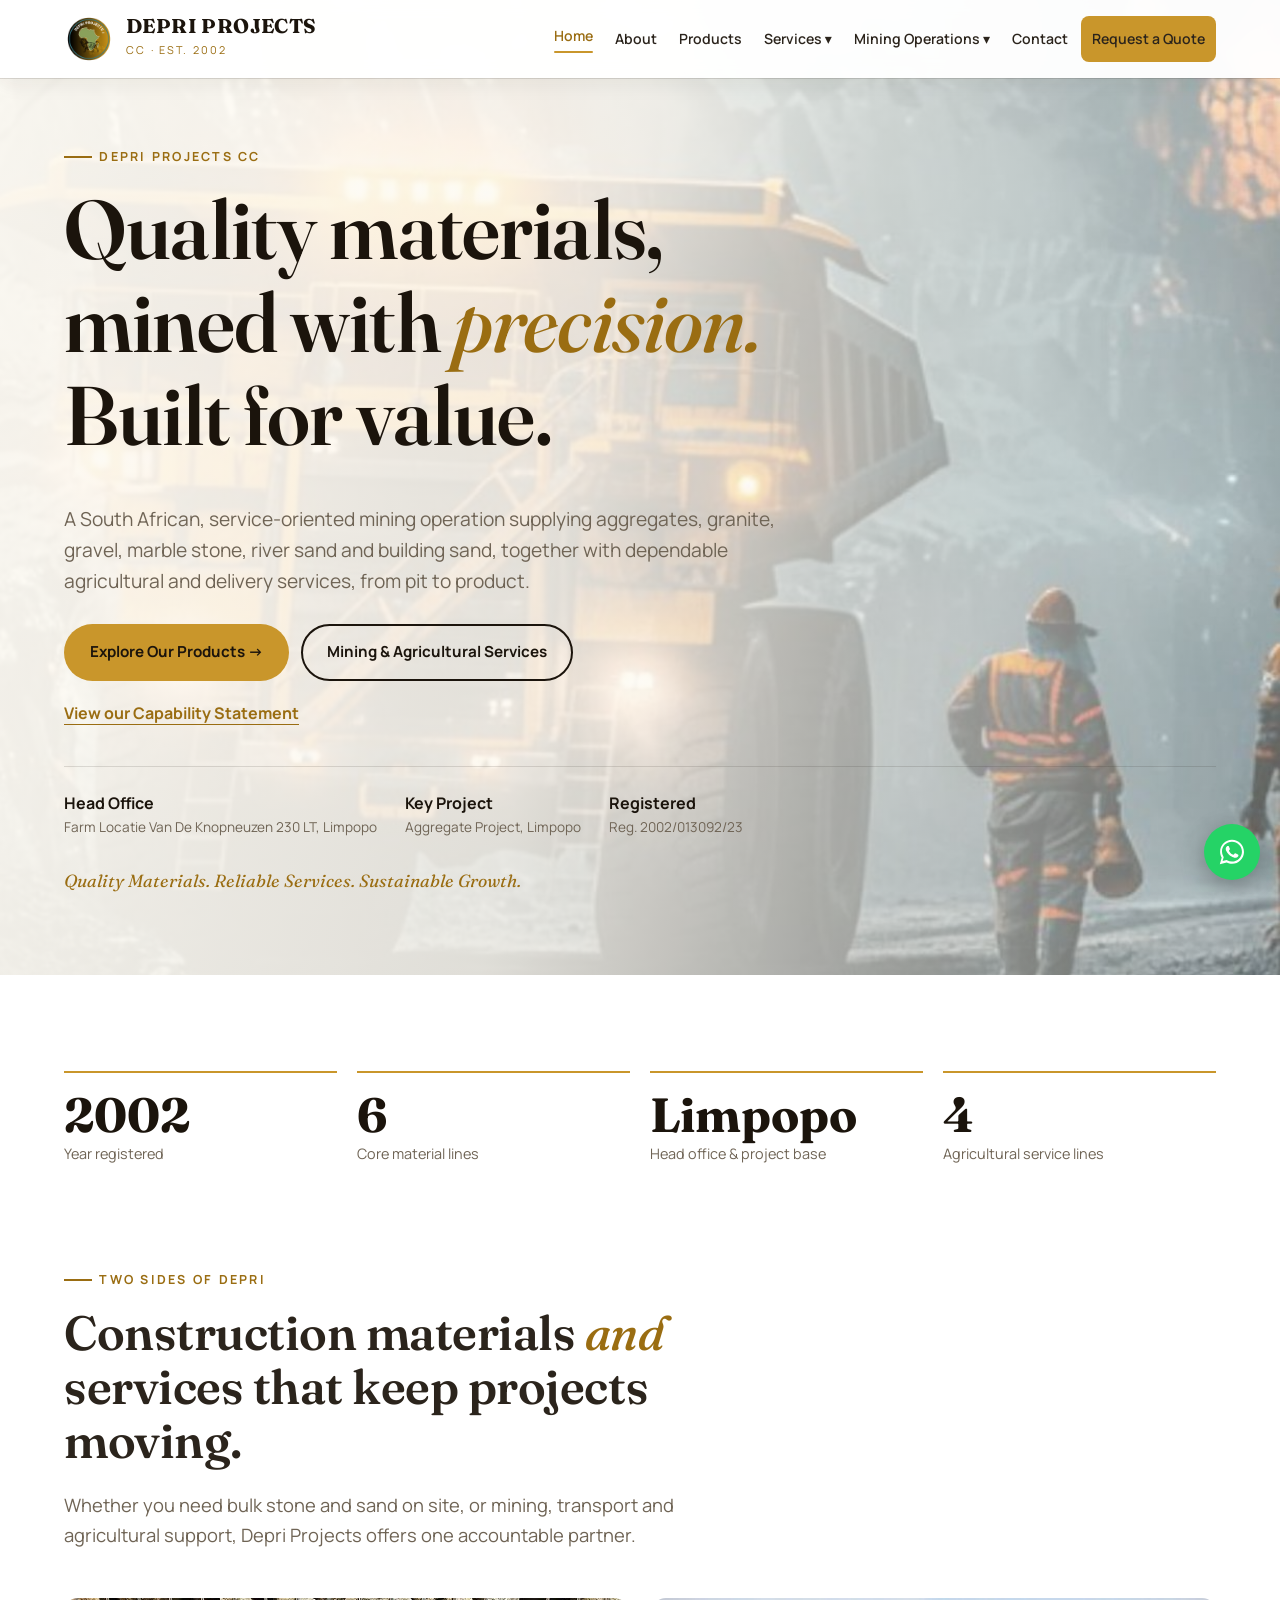
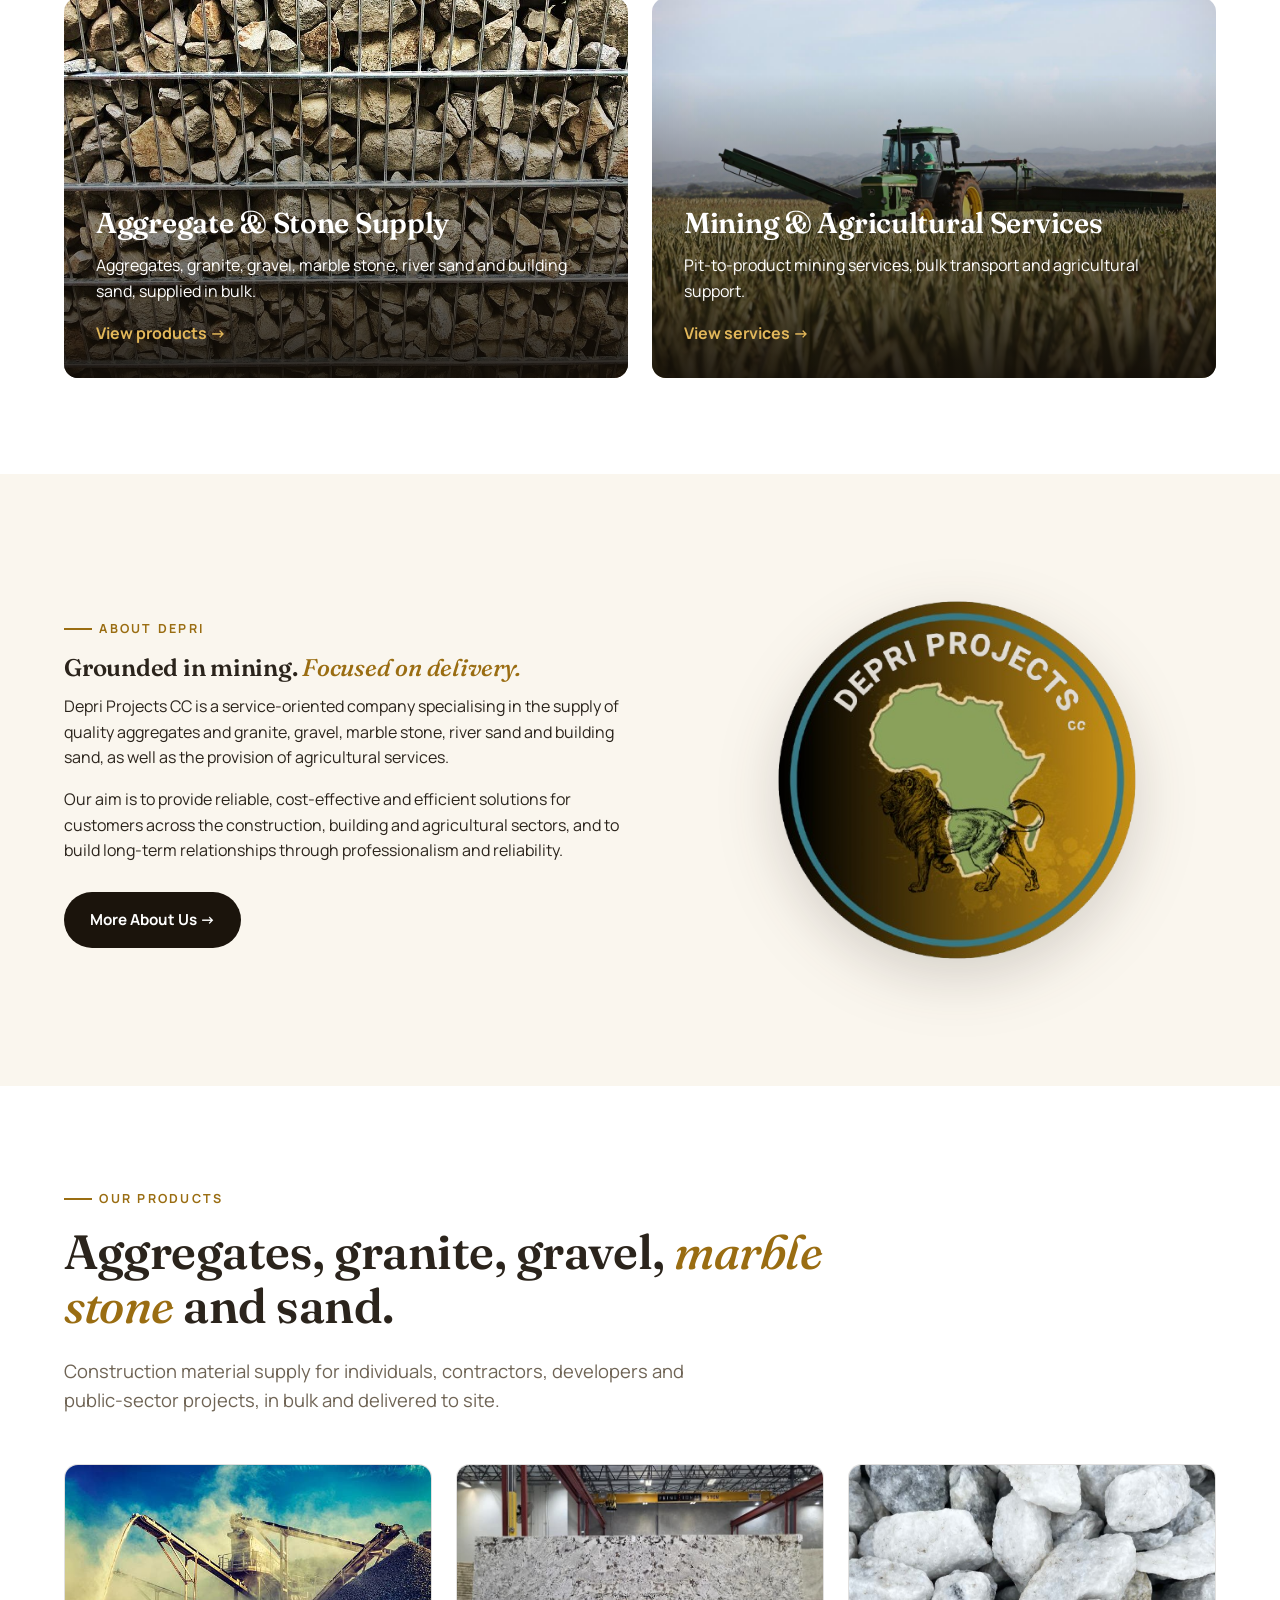
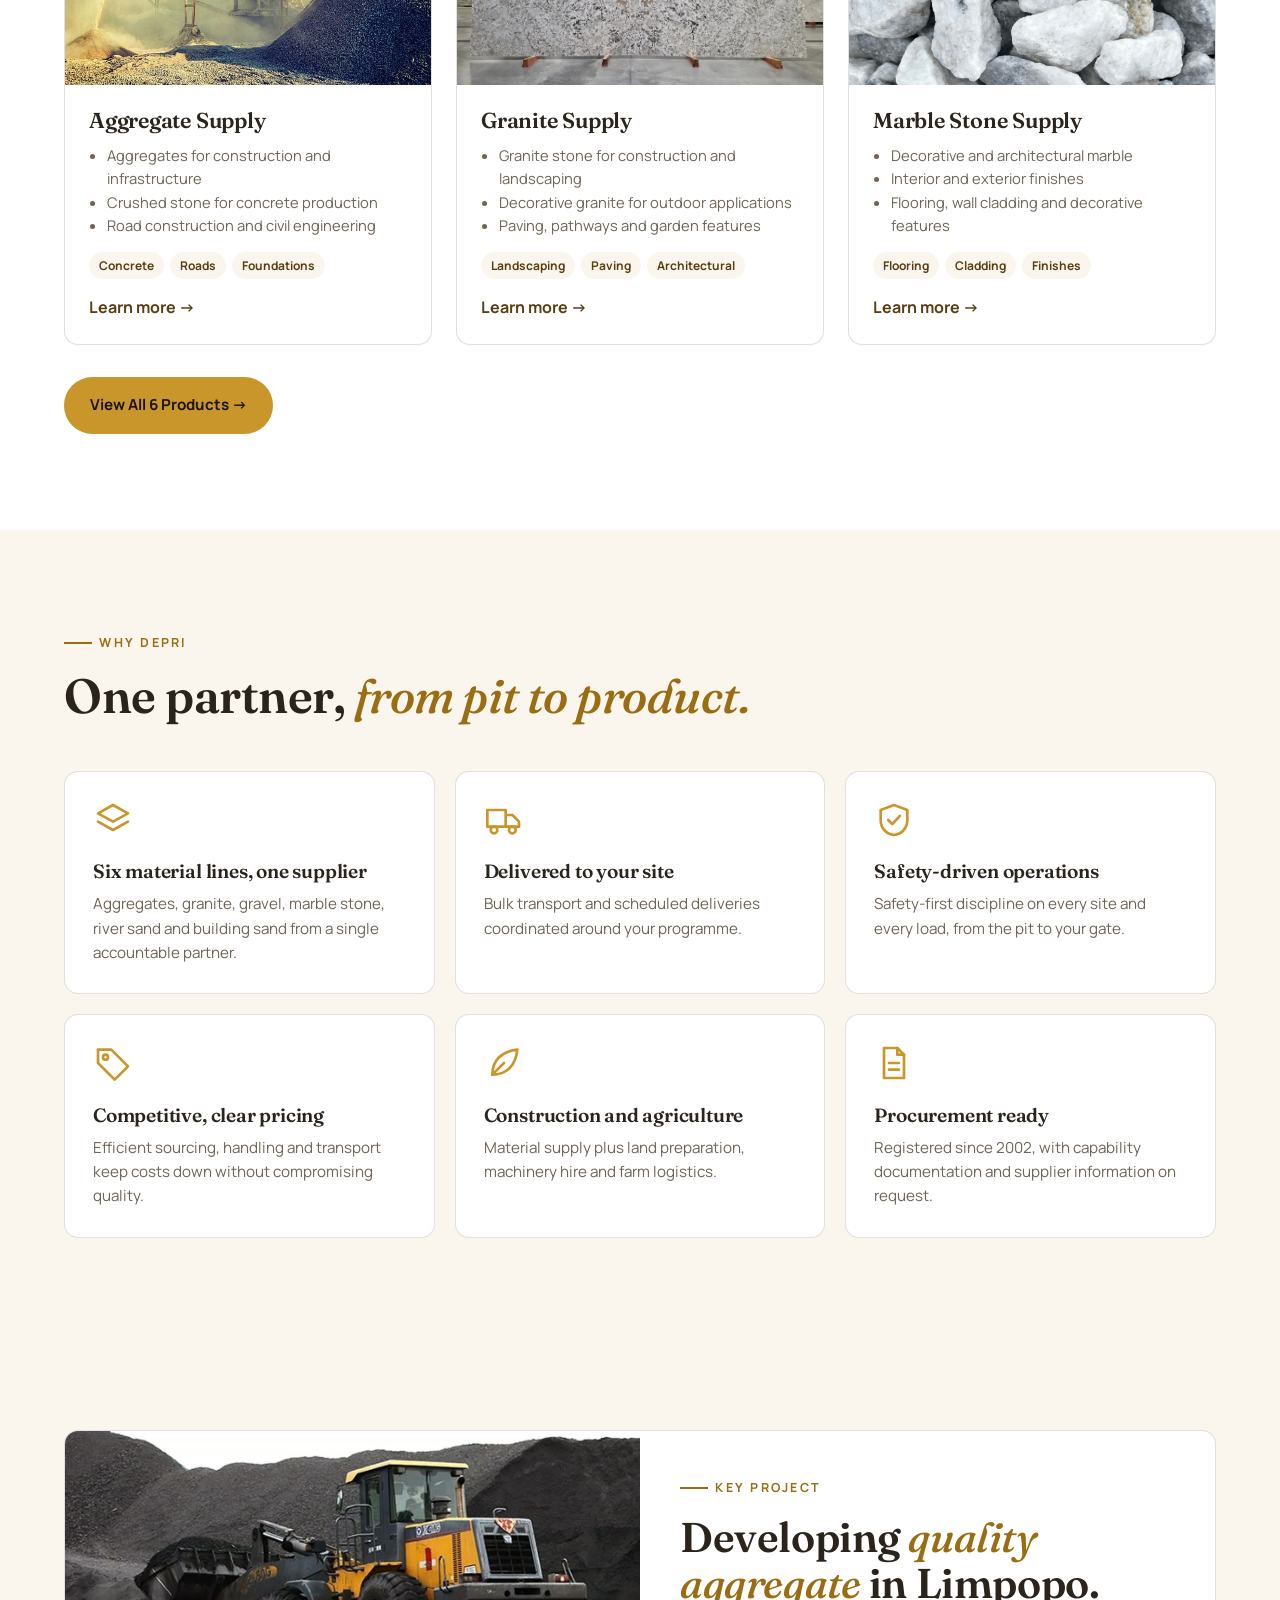
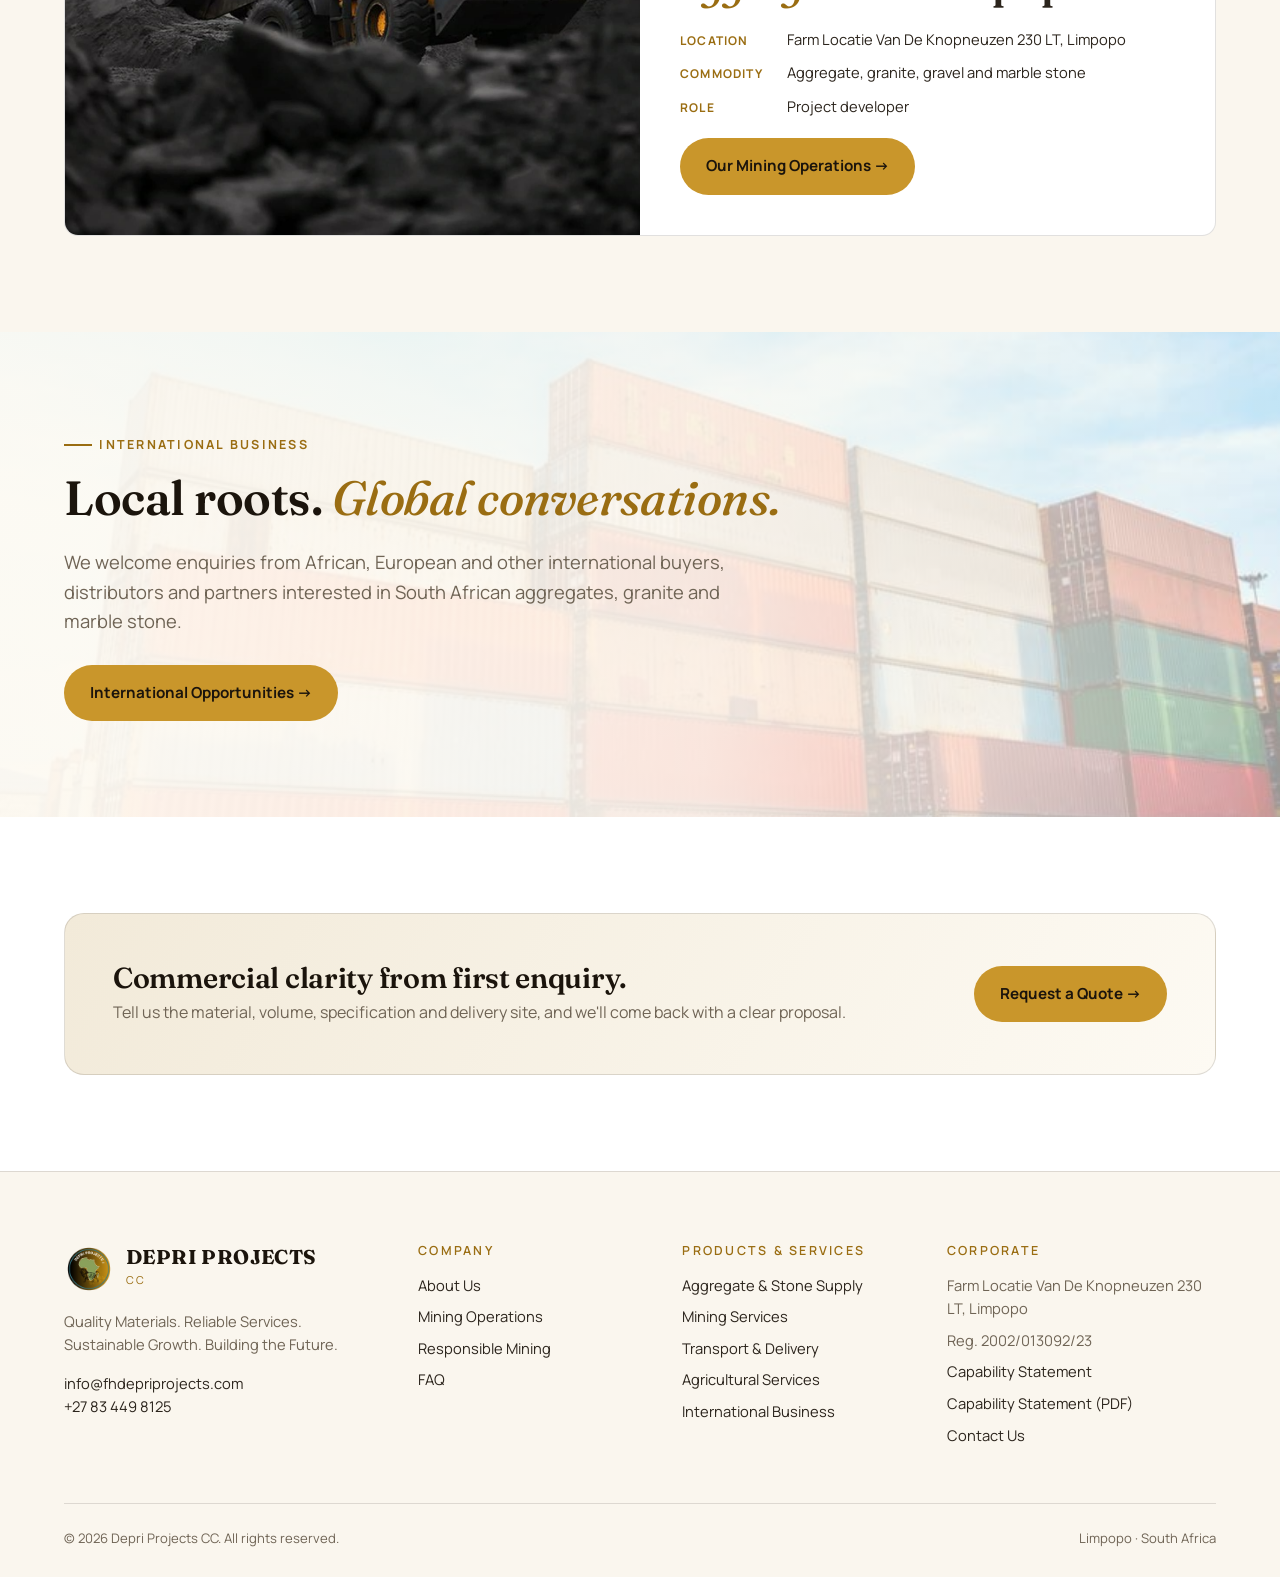
<file: index.html>
<!doctype html>
<html lang="en">
<head>
<meta charset="utf-8">
<script>if(location.hostname.endsWith("github.io"))location.replace("https://fhdepriprojects.com"+location.pathname.replace("/depri-projects-website","")+location.search+location.hash)</script>
<meta name="viewport" content="width=device-width,initial-scale=1">
<title>Depri Projects CC | Aggregates, Granite, Marble, Sand &amp; Agricultural Services</title>
<meta name="description" content="Depri Projects CC is a South African, service-oriented mining operation supplying quality aggregates, granite, gravel, marble stone, river sand and building sand, plus agricultural and delivery services.">
<link rel="canonical" href="https://fhdepriprojects.com/">
<meta name="theme-color" content="#ffffff">
<meta property="og:type" content="website">
<meta property="og:site_name" content="Depri Projects CC">
<meta property="og:title" content="Depri Projects CC | Aggregates, Granite, Marble, Sand &amp; Agricultural Services">
<meta property="og:description" content="Depri Projects CC is a South African, service-oriented mining operation supplying quality aggregates, granite, gravel, marble stone, river sand and building sand, plus agricultural and delivery services.">
<meta property="og:url" content="https://fhdepriprojects.com/">
<meta property="og:image" content="https://fhdepriprojects.com/assets/img/og-image.jpg">
<meta property="og:image:width" content="1200">
<meta property="og:image:height" content="630">
<meta name="twitter:card" content="summary_large_image">
<link rel="icon" href="assets/img/favicon.png">
<link rel="apple-touch-icon" href="assets/img/apple-touch-icon.png">
<link rel="preconnect" href="https://fonts.googleapis.com">
<link rel="preconnect" href="https://fonts.gstatic.com" crossorigin>
<link href="https://fonts.googleapis.com/css2?family=Fraunces:ital,opsz,wght@0,9..144,500;0,9..144,600;1,9..144,500&family=Manrope:wght@400;600;700&display=swap" rel="stylesheet">
<link rel="stylesheet" href="assets/css/style.css?v=20261024c">
<script type="application/ld+json">
{"@context":"https://schema.org","@type":"Organization","name":"Depri Projects CC","url":"https://fhdepriprojects.com/","logo":"https://fhdepriprojects.com/assets/img/logo.png","email":"info@fhdepriprojects.com","telephone":"+27834498125","foundingDate":"2002","address":{"@type":"PostalAddress","streetAddress":"Farm Locatie Van De Knopneuzen 230 LT","addressRegion":"Limpopo","addressCountry":"ZA"},"description":"Supplier of aggregates, granite, gravel, marble stone, river sand and building sand, plus mining, transport and agricultural services."}
</script>
</head>
<body>

<a class="skip" href="#main">Skip to content</a>
<header class="site-header" id="top">
  <div class="wrap nav">
    <a class="brand" href="index.html" aria-label="Depri Projects home">
      <img src="assets/img/logo-sm.png" alt="Depri Projects CC logo" width="50" height="50">
      <span><strong>DEPRI PROJECTS</strong><small>CC · Est. 2002</small></span>
    </a>
    <button class="burger" aria-label="Open menu" aria-expanded="false" aria-controls="menu">☰</button>
    <ul class="menu" id="menu">
      <li><a href="index.html" aria-current="page">Home</a></li>
      <li><a href="about.html">About</a></li>
      <li><a href="products.html">Products</a></li>
      <li class="has-sub"><a href="services.html">Services ▾</a><ul class="sub"><li><a href="services.html#mining">Mining Services</a></li><li><a href="services.html#transport">Transport &amp; Delivery</a></li><li><a href="services.html#agriculture">Agricultural Services</a></li></ul></li>
      <li class="has-sub"><a href="operations.html">Mining Operations ▾</a><ul class="sub"><li><a href="operations.html#limpopo">Limpopo Aggregate Project</a></li><li><a href="operations.html#responsible">Responsible Mining</a></li><li><a href="operations.html#international">International Business</a></li></ul></li>
      <li><a href="contact.html">Contact</a></li>
      <li><a href="contact.html?route=Aggregate%20%26%20stone%20supply#enquiry" class="btn btn-gold nav-cta">Request a Quote</a></li>
    </ul>
  </div>
</header>

<main id="main">
<!-- HERO -->
<section class="hero">
  <div class="wrap">
    <span class="eyebrow">Depri Projects CC</span>
    <h1>Quality materials, mined with <em>precision.</em> Built for value.</h1>
    <p class="lead">A South African, service-oriented mining operation supplying aggregates, granite, gravel, marble stone, river sand and building sand, together with dependable agricultural and delivery services, from pit to product.</p>
    <div class="hero-actions">
      <a href="products.html" class="btn btn-gold">Explore Our Products →</a>
      <a href="services.html" class="btn btn-ghost">Mining &amp; Agricultural Services</a>
    </div>
    <a href="capability-statement.html" class="text-link">View our Capability Statement</a>
    <div class="hero-meta">
      <div><b>Head Office</b>Farm Locatie Van De Knopneuzen 230 LT, Limpopo</div>
      <div><b>Key Project</b>Aggregate Project, Limpopo</div>
      <div><b>Registered</b>Reg. 2002/013092/23</div>
      <div class="slogan">Quality Materials. Reliable Services. Sustainable Growth.</div>
    </div>
  </div>
</section>

<!-- COUNTERS -->
<section class="section" style="padding-bottom:0">
  <div class="wrap">
    <div class="counters reveal">
      <div class="counter"><b data-count="2002" data-from="1980">2002</b><span>Year registered</span></div>
      <div class="counter"><b data-count="6">6</b><span>Core material lines</span></div>
      <div class="counter"><b>Limpopo</b><span>Head office &amp; project base</span></div>
      <div class="counter"><b data-count="4">4</b><span>Agricultural service lines</span></div>
    </div>
  </div>
</section>

<!-- TWO SIDES -->
<section class="section">
  <div class="wrap">
    <div class="section-head reveal">
      <span class="eyebrow">Two sides of Depri</span>
      <h2>Construction materials <em>and</em> services that keep projects moving.</h2>
      <p class="lead">Whether you need bulk stone and sand on site, or mining, transport and agricultural support, Depri Projects offers one accountable partner.</p>
    </div>
    <div class="routes">
      <a class="route reveal" href="products.html">
        <img src="assets/img/product-gravel.jpg" alt="Crushed stone aggregate" loading="lazy">
        <div><h3>Aggregate &amp; Stone Supply</h3><p>Aggregates, granite, gravel, marble stone, river sand and building sand, supplied in bulk.</p><span>View products →</span></div>
      </a>
      <a class="route reveal" href="services.html">
        <img src="assets/img/agri-tractor.jpg" alt="Tractor working an agricultural field" loading="lazy">
        <div><h3>Mining &amp; Agricultural Services</h3><p>Pit-to-product mining services, bulk transport and agricultural support.</p><span>View services →</span></div>
      </a>
    </div>
  </div>
</section>

<!-- ABOUT TEASER -->
<section class="section alt">
  <div class="wrap split">
    <div class="reveal">
      <span class="eyebrow">About Depri</span>
      <h2>Grounded in mining. <em>Focused on delivery.</em></h2>
      <p>Depri Projects CC is a service-oriented company specialising in the supply of quality aggregates and granite, gravel, marble stone, river sand and building sand, as well as the provision of agricultural services.</p>
      <p>Our aim is to provide reliable, cost-effective and efficient solutions for customers across the construction, building and agricultural sectors, and to build long-term relationships through professionalism and reliability.</p>
      <a href="about.html" class="btn btn-dark" style="margin-top:12px">More About Us →</a>
    </div>
    <img class="reveal about-logo" src="assets/img/logo.png" alt="Depri Projects CC logo" width="500" height="500" loading="lazy">
  </div>
</section>

<!-- PRODUCTS TEASER -->
<section class="section">
  <div class="wrap">
    <div class="section-head reveal">
      <span class="eyebrow">Our Products</span>
      <h2>Aggregates, granite, gravel, <em>marble stone</em> and sand.</h2>
      <p class="lead">Construction material supply for individuals, contractors, developers and public-sector projects, in bulk and delivered to site.</p>
    </div>
    <div class="grid-3"><article class="product reveal" id="aggregate" data-cat="construction roads"><img src="assets/img/hero-crusher.jpg" alt="Aggregate crushing plant and stockpiles" loading="lazy"><div><h3>Aggregate Supply</h3><ul><li>Aggregates for construction and infrastructure</li><li>Crushed stone for concrete production</li><li>Road construction and civil engineering</li></ul><div class="uses"><span>Concrete</span><span>Roads</span><span>Foundations</span></div><a class="more" href="products.html#aggregate">Learn more →</a></div></article><article class="product reveal" id="granite" data-cat="landscaping decorative"><img src="assets/img/product-granite.jpg" alt="Polished granite slab" loading="lazy"><div><h3>Granite Supply</h3><ul><li>Granite stone for construction and landscaping</li><li>Decorative granite for outdoor applications</li><li>Paving, pathways and garden features</li></ul><div class="uses"><span>Landscaping</span><span>Paving</span><span>Architectural</span></div><a class="more" href="products.html#granite">Learn more →</a></div></article><article class="product reveal" id="marble" data-cat="decorative"><img src="assets/img/product-marble.jpg" alt="White marble stone" loading="lazy"><div><h3>Marble Stone Supply</h3><ul><li>Decorative and architectural marble</li><li>Interior and exterior finishes</li><li>Flooring, wall cladding and decorative features</li></ul><div class="uses"><span>Flooring</span><span>Cladding</span><span>Finishes</span></div><a class="more" href="products.html#marble">Learn more →</a></div></article></div>
    <div class="reveal" style="margin-top:32px"><a href="products.html" class="btn btn-gold">View All 6 Products →</a></div>
  </div>
</section>

<!-- WHY -->
<section class="section alt">
  <div class="wrap">
    <div class="section-head reveal">
      <span class="eyebrow">Why Depri</span>
      <h2>One partner, <em>from pit to product.</em></h2>
    </div>
    <div class="why"><div class="reveal"><svg viewBox="0 0 24 24" fill="none" stroke="currentColor" stroke-width="1.6" stroke-linecap="round" stroke-linejoin="round"><path d="M12 3l9 5-9 5-9-5z"/><path d="M3 13l9 5 9-5"/></svg><h3>Six material lines, one supplier</h3><p>Aggregates, granite, gravel, marble stone, river sand and building sand from a single accountable partner.</p></div><div class="reveal"><svg viewBox="0 0 24 24" fill="none" stroke="currentColor" stroke-width="1.6" stroke-linecap="round" stroke-linejoin="round"><path d="M2 6h11v10H2zM13 9h4l4 4v3h-8z"/><circle cx="6" cy="18" r="2"/><circle cx="17" cy="18" r="2"/></svg><h3>Delivered to your site</h3><p>Bulk transport and scheduled deliveries coordinated around your programme.</p></div><div class="reveal"><svg viewBox="0 0 24 24" fill="none" stroke="currentColor" stroke-width="1.6" stroke-linecap="round" stroke-linejoin="round"><path d="M12 3l8 3v6c0 5-3.4 8.4-8 9-4.6-.6-8-4-8-9V6z"/><path d="M8.5 12l2.5 2.5 4.5-5"/></svg><h3>Safety-driven operations</h3><p>Safety-first discipline on every site and every load, from the pit to your gate.</p></div><div class="reveal"><svg viewBox="0 0 24 24" fill="none" stroke="currentColor" stroke-width="1.6" stroke-linecap="round" stroke-linejoin="round"><path d="M3 12V4h8l10 10-8 8z"/><circle cx="7.5" cy="8.5" r="1.5"/></svg><h3>Competitive, clear pricing</h3><p>Efficient sourcing, handling and transport keep costs down without compromising quality.</p></div><div class="reveal"><svg viewBox="0 0 24 24" fill="none" stroke="currentColor" stroke-width="1.6" stroke-linecap="round" stroke-linejoin="round"><path d="M5 19c0-8 5-14 15-15-1 10-7 15-15 15z"/><path d="M5 19l7-7"/></svg><h3>Construction and agriculture</h3><p>Material supply plus land preparation, machinery hire and farm logistics.</p></div><div class="reveal"><svg viewBox="0 0 24 24" fill="none" stroke="currentColor" stroke-width="1.6" stroke-linecap="round" stroke-linejoin="round"><path d="M6 3h8l4 4v14H6z"/><path d="M14 3v4h4M9 12h6M9 16h6"/></svg><h3>Procurement ready</h3><p>Registered since 2002, with capability documentation and supplier information on request.</p></div></div>
  </div>
</section>

<!-- OPERATIONS TEASER -->
<section class="section dark">
  <div class="wrap">
    <div class="ops-card reveal">
      <img src="assets/img/ops-loader.jpg" alt="Front-end loader handling aggregate" loading="lazy">
      <div class="body">
        <span class="eyebrow">Key Project</span>
        <h2 style="font-size:clamp(1.8rem,3.4vw,2.6rem)">Developing <em>quality aggregate</em> in Limpopo.</h2>
        <dl class="kv">
          <dt>Location</dt><dd>Farm Locatie Van De Knopneuzen 230 LT, Limpopo</dd>
          <dt>Commodity</dt><dd>Aggregate, granite, gravel and marble stone</dd>
          <dt>Role</dt><dd>Project developer</dd>
        </dl>
        <a href="operations.html" class="btn btn-gold">Our Mining Operations →</a>
      </div>
    </div>
  </div>
</section>

<!-- INTERNATIONAL -->
<section class="section intl">
  <div class="wrap">
    <div class="section-head reveal" style="margin-bottom:28px">
      <span class="eyebrow">International Business</span>
      <h2>Local roots. <em>Global conversations.</em></h2>
      <p class="lead">We welcome enquiries from African, European and other international buyers, distributors and partners interested in South African aggregates, granite and marble stone.</p>
    </div>
    <a href="operations.html#international" class="btn btn-gold reveal">International Opportunities →</a>
  </div>
</section>

<section class="section">
  <div class="wrap">
    <div class="cta-band reveal">
      <div><h3>Commercial clarity from first enquiry.</h3><p>Tell us the material, volume, specification and delivery site, and we'll come back with a clear proposal.</p></div>
      <a href="contact.html?route=Aggregate%20%26%20stone%20supply#enquiry" class="btn btn-gold">Request a Quote →</a>
    </div>
  </div>
</section>
</main>

<footer class="site-footer">
  <div class="wrap">
    <div class="foot-grid">
      <div>
        <a class="brand" href="index.html"><img src="assets/img/logo-sm.png" alt="" width="50" height="50"><span><strong>DEPRI PROJECTS</strong><small>CC</small></span></a>
        <p style="margin-top:16px">Quality Materials. Reliable Services. Sustainable Growth. Building the Future.</p>
        <p><a href="mailto:info@fhdepriprojects.com">info@fhdepriprojects.com</a><br><a href="tel:+27834498125">+27 83 449 8125</a></p>
      </div>
      <div><h4>Company</h4><ul><li><a href="about.html">About Us</a></li><li><a href="operations.html">Mining Operations</a></li><li><a href="operations.html#responsible">Responsible Mining</a></li><li><a href="contact.html#faq">FAQ</a></li></ul></div>
      <div><h4>Products &amp; Services</h4><ul><li><a href="products.html">Aggregate &amp; Stone Supply</a></li><li><a href="services.html#mining">Mining Services</a></li><li><a href="services.html#transport">Transport &amp; Delivery</a></li><li><a href="services.html#agriculture">Agricultural Services</a></li><li><a href="operations.html#international">International Business</a></li></ul></div>
      <div><h4>Corporate</h4><ul><li>Farm Locatie Van De Knopneuzen 230 LT, Limpopo</li><li>Reg. 2002/013092/23</li><li><a href="capability-statement.html">Capability Statement</a></li><li><a href="assets/docs/Depri_Projects_Capability_Statement.pdf">Capability Statement (PDF)</a></li><li><a href="contact.html">Contact Us</a></li></ul></div>
    </div>
    <div class="foot-bottom">
      <span>© <span id="yr">2026</span> Depri Projects CC. All rights reserved.</span>
      <span>Limpopo · South Africa</span>
    </div>
  </div>
</footer>

<a class="wa-float" href="https://wa.me/27834498125?text=Hello%20Depri%20Projects%2C%20I%27d%20like%20a%20quote%20for%20materials" target="_blank" rel="noopener" aria-label="Chat with Depri Projects on WhatsApp"><svg viewBox="0 0 32 32" aria-hidden="true"><path d="M16 3C9 3 3.3 8.6 3.3 15.6c0 2.2.6 4.4 1.7 6.3L3 29l7.3-1.9c1.8 1 3.8 1.5 5.8 1.5 7 0 12.7-5.7 12.7-12.6C28.7 8.6 23 3 16 3zm0 23.1c-1.9 0-3.7-.5-5.3-1.4l-.4-.2-4.3 1.1 1.2-4.2-.3-.4a10.4 10.4 0 0 1-1.6-5.5C5.3 9.8 10.1 5.1 16 5.1s10.6 4.7 10.6 10.5S21.9 26.1 16 26.1zm5.8-7.8c-.3-.2-1.9-.9-2.2-1-.3-.1-.5-.2-.7.2-.2.3-.8 1-1 1.2-.2.2-.4.2-.7.1-.3-.2-1.4-.5-2.6-1.6-1-.9-1.6-1.9-1.8-2.2-.2-.3 0-.5.1-.7l.5-.6.3-.5c.1-.2 0-.4 0-.6l-1-2.4c-.3-.6-.5-.5-.7-.5h-.6c-.2 0-.6.1-.9.4-.3.3-1.2 1.1-1.2 2.8s1.2 3.2 1.4 3.4c.2.2 2.4 3.6 5.7 5 .8.3 1.4.5 1.9.7.8.3 1.5.2 2.1.1.6-.1 1.9-.8 2.2-1.5.3-.7.3-1.4.2-1.5-.1-.2-.3-.3-.6-.4z"/></svg></a>
<button class="to-top" type="button" aria-label="Back to top">↑</button>
<script src="assets/js/main.js?v=20261024c"></script>
</body>
</html>
</file>
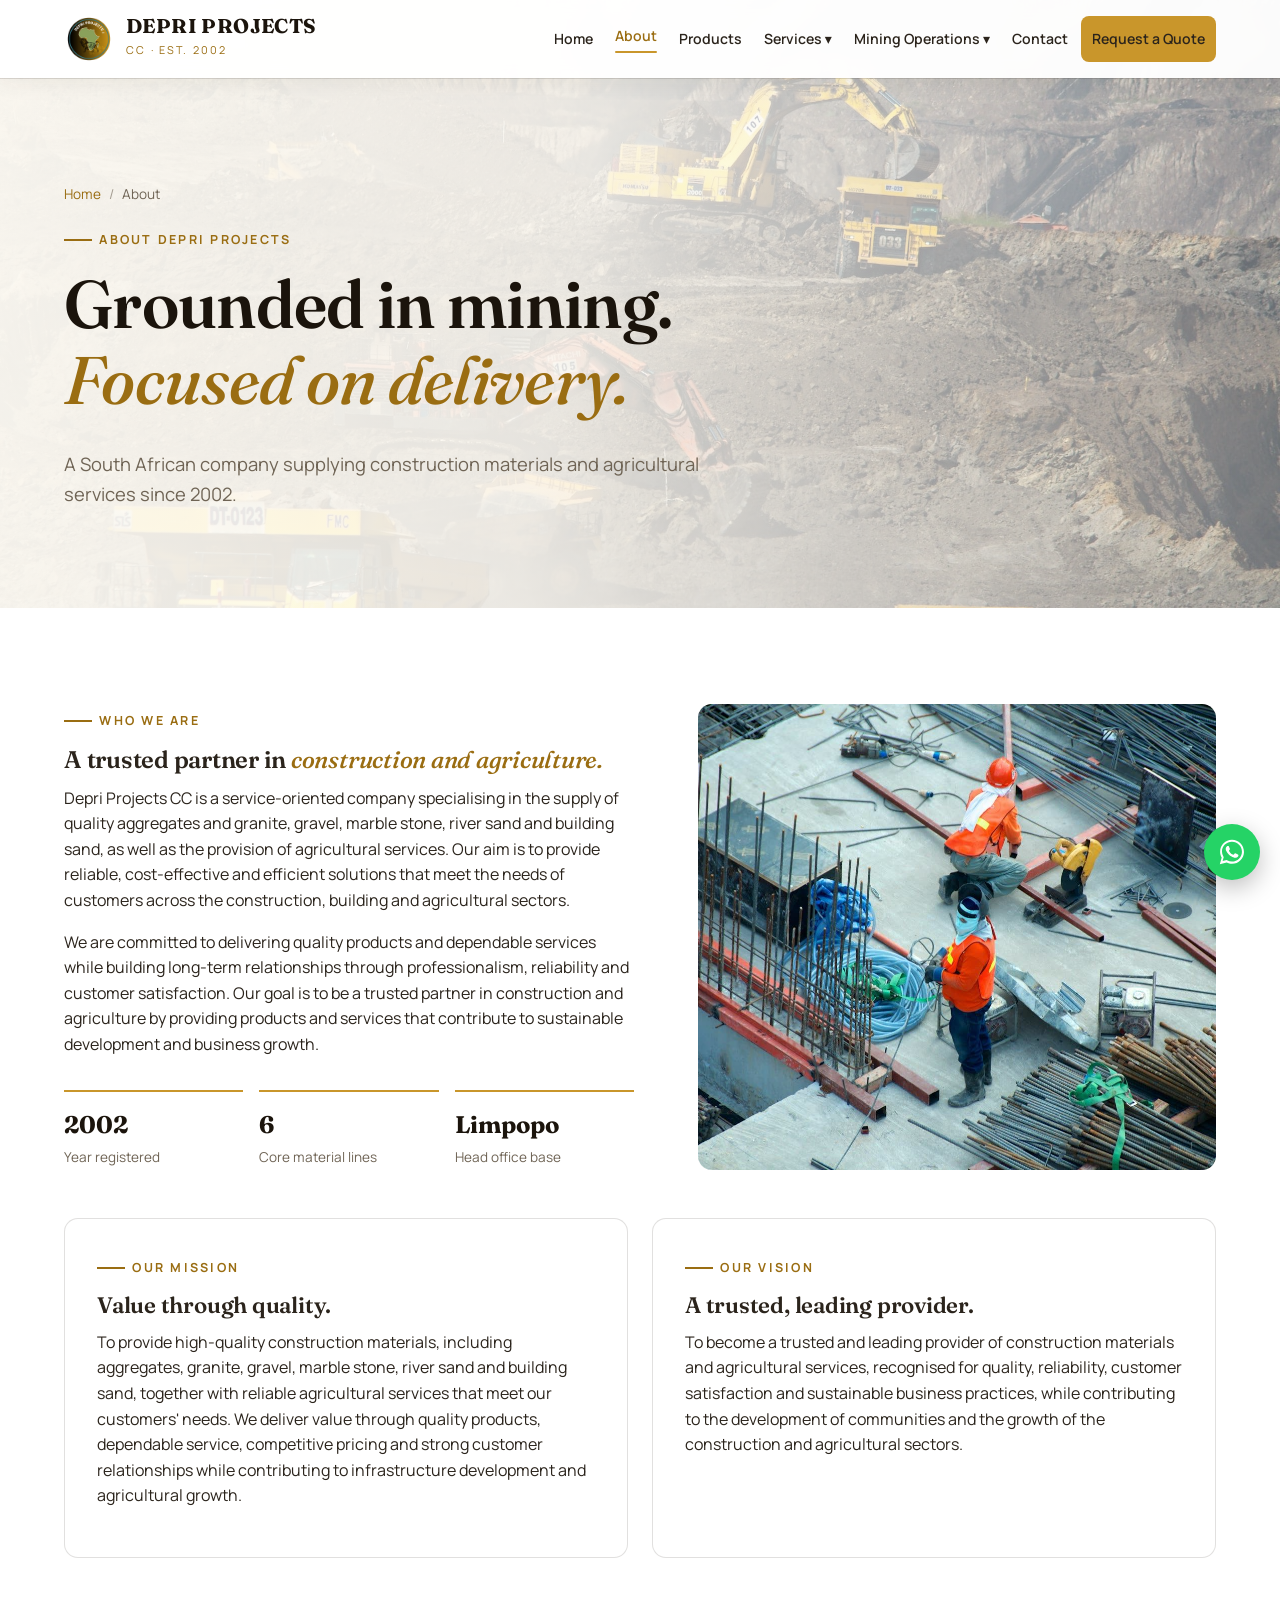
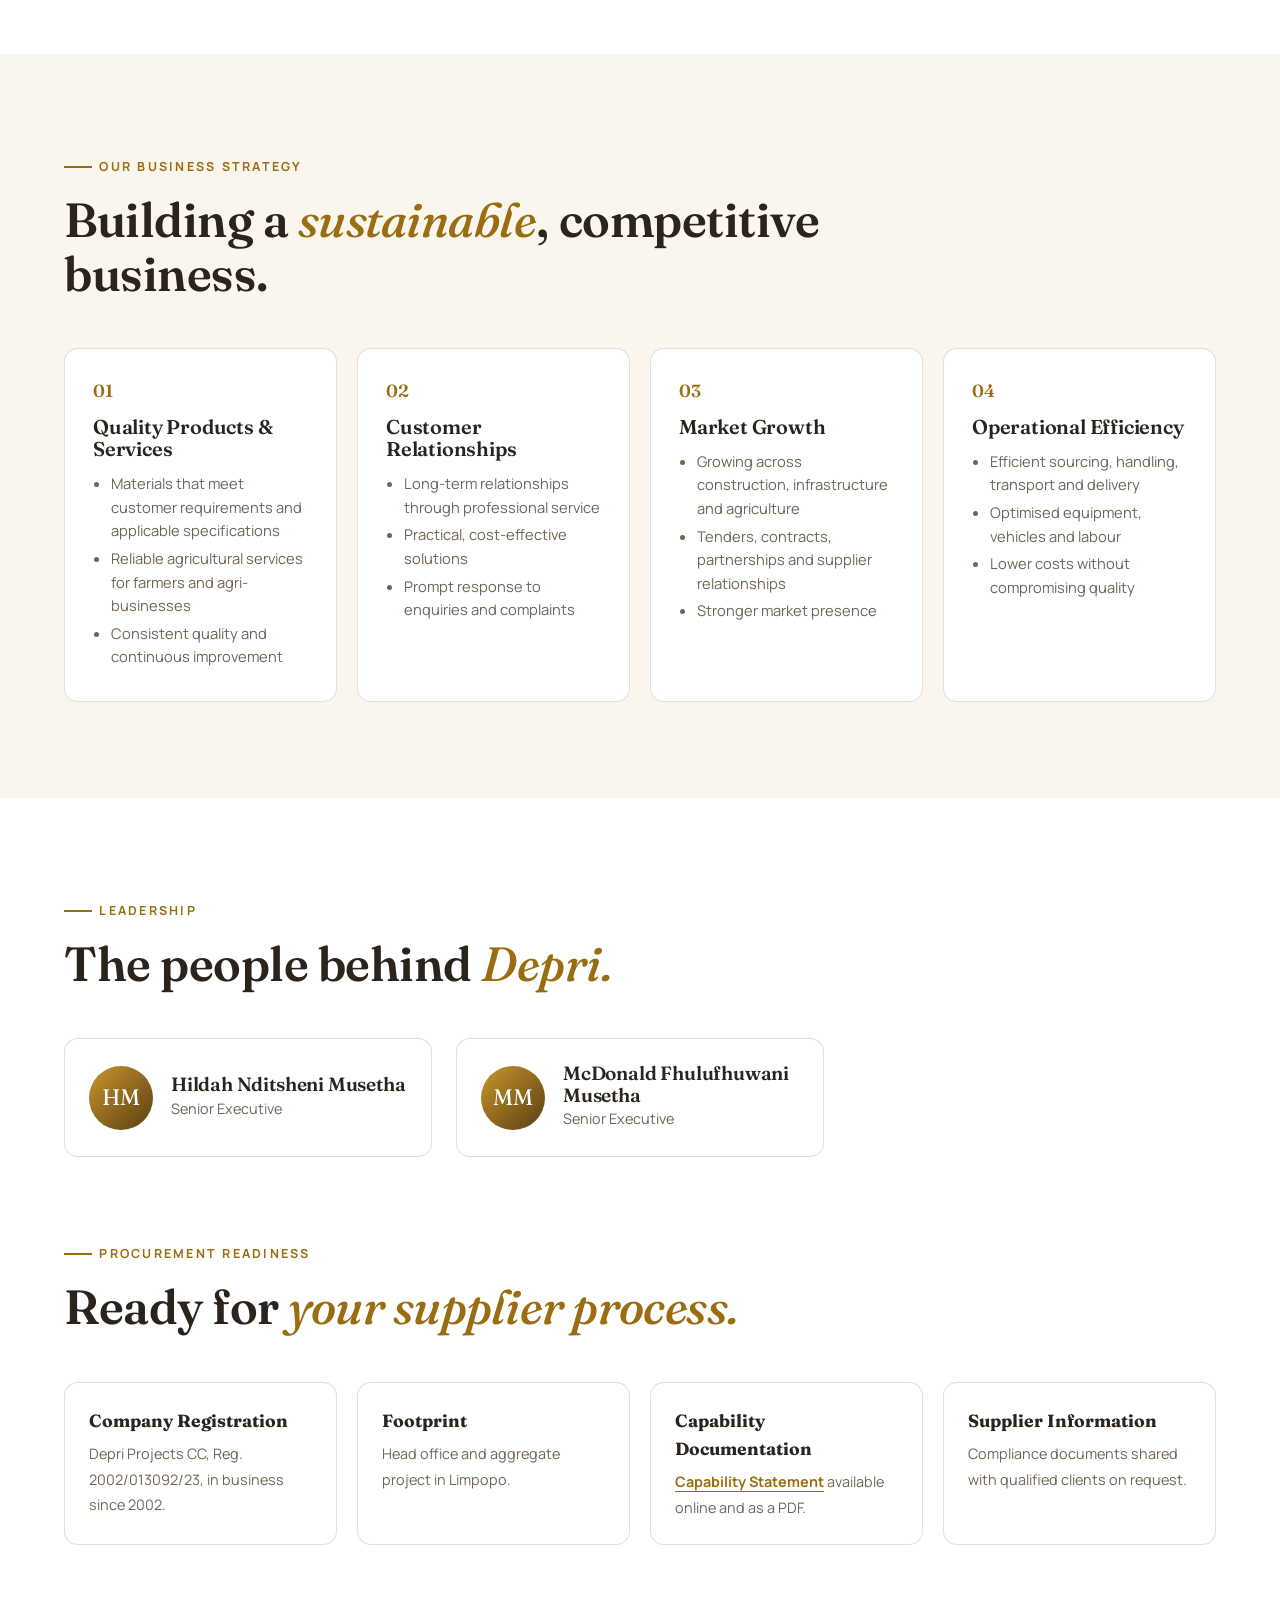
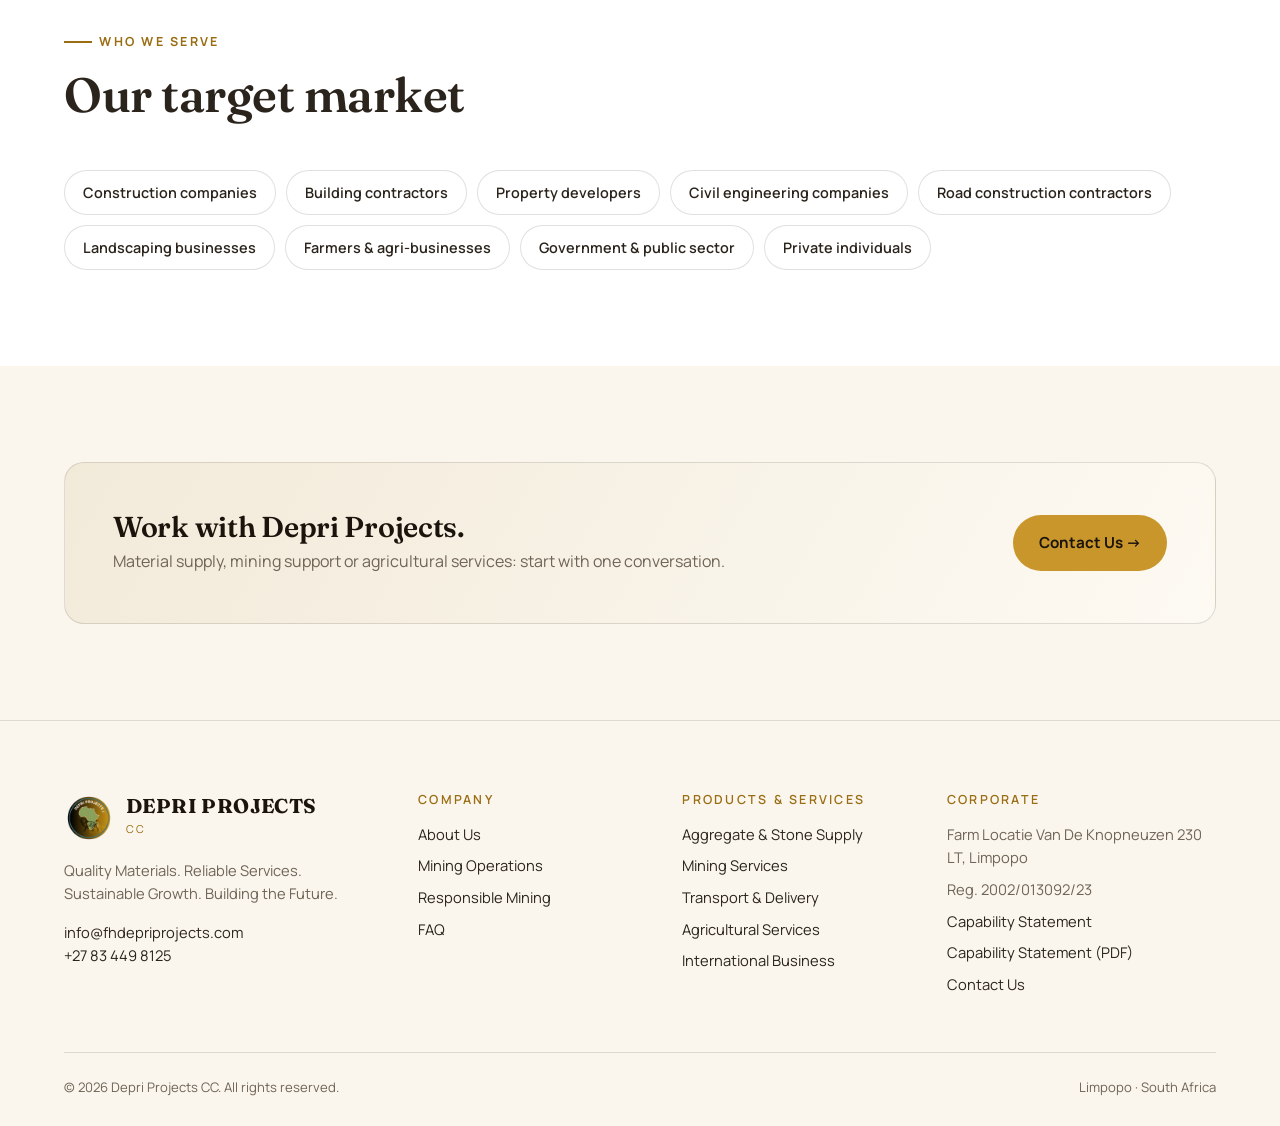
<file: about.html>
<!doctype html>
<html lang="en">
<head>
<meta charset="utf-8">
<script>if(location.hostname.endsWith("github.io"))location.replace("https://fhdepriprojects.com"+location.pathname.replace("/depri-projects-website","")+location.search+location.hash)</script>
<meta name="viewport" content="width=device-width,initial-scale=1">
<title>About Us | Depri Projects CC</title>
<meta name="description" content="Depri Projects CC: a South African supplier of construction materials and agricultural services since 2002. Mission, vision, strategy and leadership.">
<link rel="canonical" href="https://fhdepriprojects.com/about.html">
<meta name="theme-color" content="#ffffff">
<meta property="og:type" content="website">
<meta property="og:site_name" content="Depri Projects CC">
<meta property="og:title" content="About Us | Depri Projects CC">
<meta property="og:description" content="Depri Projects CC: a South African supplier of construction materials and agricultural services since 2002. Mission, vision, strategy and leadership.">
<meta property="og:url" content="https://fhdepriprojects.com/about.html">
<meta property="og:image" content="https://fhdepriprojects.com/assets/img/og-image.jpg">
<meta property="og:image:width" content="1200">
<meta property="og:image:height" content="630">
<meta name="twitter:card" content="summary_large_image">
<link rel="icon" href="assets/img/favicon.png">
<link rel="apple-touch-icon" href="assets/img/apple-touch-icon.png">
<link rel="preconnect" href="https://fonts.googleapis.com">
<link rel="preconnect" href="https://fonts.gstatic.com" crossorigin>
<link href="https://fonts.googleapis.com/css2?family=Fraunces:ital,opsz,wght@0,9..144,500;0,9..144,600;1,9..144,500&family=Manrope:wght@400;600;700&display=swap" rel="stylesheet">
<link rel="stylesheet" href="assets/css/style.css?v=20261024c">
</head>
<body>

<a class="skip" href="#main">Skip to content</a>
<header class="site-header" id="top">
  <div class="wrap nav">
    <a class="brand" href="index.html" aria-label="Depri Projects home">
      <img src="assets/img/logo-sm.png" alt="Depri Projects CC logo" width="50" height="50">
      <span><strong>DEPRI PROJECTS</strong><small>CC · Est. 2002</small></span>
    </a>
    <button class="burger" aria-label="Open menu" aria-expanded="false" aria-controls="menu">☰</button>
    <ul class="menu" id="menu">
      <li><a href="index.html">Home</a></li>
      <li><a href="about.html" aria-current="page">About</a></li>
      <li><a href="products.html">Products</a></li>
      <li class="has-sub"><a href="services.html">Services ▾</a><ul class="sub"><li><a href="services.html#mining">Mining Services</a></li><li><a href="services.html#transport">Transport &amp; Delivery</a></li><li><a href="services.html#agriculture">Agricultural Services</a></li></ul></li>
      <li class="has-sub"><a href="operations.html">Mining Operations ▾</a><ul class="sub"><li><a href="operations.html#limpopo">Limpopo Aggregate Project</a></li><li><a href="operations.html#responsible">Responsible Mining</a></li><li><a href="operations.html#international">International Business</a></li></ul></li>
      <li><a href="contact.html">Contact</a></li>
      <li><a href="contact.html?route=Aggregate%20%26%20stone%20supply#enquiry" class="btn btn-gold nav-cta">Request a Quote</a></li>
    </ul>
  </div>
</header>

<main id="main">
<section class="page-hero">
  <img class="bg" src="assets/img/about-hero.jpg" alt="">
  <div class="wrap">
    <ol class="crumbs"><li><a href="index.html">Home</a></li><li>About</li></ol>
    <span class="eyebrow">About Depri Projects</span>
    <h1>Grounded in mining. <em>Focused on delivery.</em></h1>
    <p class="lead">A South African company supplying construction materials and agricultural services since 2002.</p>
  </div>
</section>

<section class="section">
  <div class="wrap">
    <div class="split">
      <div class="reveal">
        <span class="eyebrow">Who we are</span>
        <h2>A trusted partner in <em>construction and agriculture.</em></h2>
        <p>Depri Projects CC is a service-oriented company specialising in the supply of quality aggregates and granite, gravel, marble stone, river sand and building sand, as well as the provision of agricultural services. Our aim is to provide reliable, cost-effective and efficient solutions that meet the needs of customers across the construction, building and agricultural sectors.</p>
        <p>We are committed to delivering quality products and dependable services while building long-term relationships through professionalism, reliability and customer satisfaction. Our goal is to be a trusted partner in construction and agriculture by providing products and services that contribute to sustainable development and business growth.</p>
        <div class="stats">
          <div class="stat"><b>2002</b><span>Year registered</span></div>
          <div class="stat"><b>6</b><span>Core material lines</span></div>
          <div class="stat"><b>Limpopo</b><span>Head office base</span></div>
        </div>
      </div>
      <img class="reveal" src="assets/img/construction-site.jpg" alt="Construction site using aggregate and sand" loading="lazy">
    </div>
    <div class="mv">
      <article class="reveal">
        <span class="eyebrow">Our Mission</span>
        <h3>Value through quality.</h3>
        <p>To provide high-quality construction materials, including aggregates, granite, gravel, marble stone, river sand and building sand, together with reliable agricultural services that meet our customers' needs. We deliver value through quality products, dependable service, competitive pricing and strong customer relationships while contributing to infrastructure development and agricultural growth.</p>
      </article>
      <article class="reveal">
        <span class="eyebrow">Our Vision</span>
        <h3>A trusted, leading provider.</h3>
        <p>To become a trusted and leading provider of construction materials and agricultural services, recognised for quality, reliability, customer satisfaction and sustainable business practices, while contributing to the development of communities and the growth of the construction and agricultural sectors.</p>
      </article>
    </div>
  </div>
</section>

<section class="section alt">
  <div class="wrap">
    <div class="section-head reveal">
      <span class="eyebrow">Our Business Strategy</span>
      <h2>Building a <em>sustainable</em>, competitive business.</h2>
    </div>
    <div class="grid-4">
      <div class="card reveal"><span class="num">01</span><h3>Quality Products &amp; Services</h3><ul><li>Materials that meet customer requirements and applicable specifications</li><li>Reliable agricultural services for farmers and agri-businesses</li><li>Consistent quality and continuous improvement</li></ul></div>
      <div class="card reveal"><span class="num">02</span><h3>Customer Relationships</h3><ul><li>Long-term relationships through professional service</li><li>Practical, cost-effective solutions</li><li>Prompt response to enquiries and complaints</li></ul></div>
      <div class="card reveal"><span class="num">03</span><h3>Market Growth</h3><ul><li>Growing across construction, infrastructure and agriculture</li><li>Tenders, contracts, partnerships and supplier relationships</li><li>Stronger market presence</li></ul></div>
      <div class="card reveal"><span class="num">04</span><h3>Operational Efficiency</h3><ul><li>Efficient sourcing, handling, transport and delivery</li><li>Optimised equipment, vehicles and labour</li><li>Lower costs without compromising quality</li></ul></div>
    </div>
  </div>
</section>

<section class="section">
  <div class="wrap">
    <div class="section-head reveal">
      <span class="eyebrow">Leadership</span>
      <h2>The people behind <em>Depri.</em></h2>
    </div>
    <div class="team">
      <div class="person reveal"><div class="avatar">HM</div><div><h3>Hildah Nditsheni Musetha</h3><span>Senior Executive</span></div></div>
      <div class="person reveal"><div class="avatar">MM</div><div><h3>McDonald Fhulufhuwani Musetha</h3><span>Senior Executive</span></div></div>
    </div>

    <div class="section-head reveal" style="margin-top:80px">
      <span class="eyebrow">Procurement Readiness</span>
      <h2>Ready for <em>your supplier process.</em></h2>
    </div>
    <div class="ready">
      <div class="reveal"><b>Company Registration</b><span>Depri Projects CC, Reg. 2002/013092/23, in business since 2002.</span></div>
      <div class="reveal"><b>Footprint</b><span>Head office and aggregate project in Limpopo.</span></div>
      <div class="reveal"><b>Capability Documentation</b><span><a class="text-link" href="capability-statement.html">Capability Statement</a> available online and as a PDF.</span></div>
      <div class="reveal"><b>Supplier Information</b><span>Compliance documents shared with qualified clients on request.</span></div>
    </div>

    <div class="section-head reveal" style="margin-top:80px">
      <span class="eyebrow">Who we serve</span>
      <h2>Our target market</h2>
    </div>
    <div class="markets reveal">
      <span>Construction companies</span><span>Building contractors</span><span>Property developers</span><span>Civil engineering companies</span><span>Road construction contractors</span><span>Landscaping businesses</span><span>Farmers &amp; agri-businesses</span><span>Government &amp; public sector</span><span>Private individuals</span>
    </div>
  </div>
</section>

<section class="section alt">
  <div class="wrap">
    <div class="cta-band reveal">
      <div><h3>Work with Depri Projects.</h3><p>Material supply, mining support or agricultural services: start with one conversation.</p></div>
      <a href="contact.html" class="btn btn-gold">Contact Us →</a>
    </div>
  </div>
</section>
</main>

<footer class="site-footer">
  <div class="wrap">
    <div class="foot-grid">
      <div>
        <a class="brand" href="index.html"><img src="assets/img/logo-sm.png" alt="" width="50" height="50"><span><strong>DEPRI PROJECTS</strong><small>CC</small></span></a>
        <p style="margin-top:16px">Quality Materials. Reliable Services. Sustainable Growth. Building the Future.</p>
        <p><a href="mailto:info@fhdepriprojects.com">info@fhdepriprojects.com</a><br><a href="tel:+27834498125">+27 83 449 8125</a></p>
      </div>
      <div><h4>Company</h4><ul><li><a href="about.html">About Us</a></li><li><a href="operations.html">Mining Operations</a></li><li><a href="operations.html#responsible">Responsible Mining</a></li><li><a href="contact.html#faq">FAQ</a></li></ul></div>
      <div><h4>Products &amp; Services</h4><ul><li><a href="products.html">Aggregate &amp; Stone Supply</a></li><li><a href="services.html#mining">Mining Services</a></li><li><a href="services.html#transport">Transport &amp; Delivery</a></li><li><a href="services.html#agriculture">Agricultural Services</a></li><li><a href="operations.html#international">International Business</a></li></ul></div>
      <div><h4>Corporate</h4><ul><li>Farm Locatie Van De Knopneuzen 230 LT, Limpopo</li><li>Reg. 2002/013092/23</li><li><a href="capability-statement.html">Capability Statement</a></li><li><a href="assets/docs/Depri_Projects_Capability_Statement.pdf">Capability Statement (PDF)</a></li><li><a href="contact.html">Contact Us</a></li></ul></div>
    </div>
    <div class="foot-bottom">
      <span>© <span id="yr">2026</span> Depri Projects CC. All rights reserved.</span>
      <span>Limpopo · South Africa</span>
    </div>
  </div>
</footer>

<a class="wa-float" href="https://wa.me/27834498125?text=Hello%20Depri%20Projects%2C%20I%27d%20like%20a%20quote%20for%20materials" target="_blank" rel="noopener" aria-label="Chat with Depri Projects on WhatsApp"><svg viewBox="0 0 32 32" aria-hidden="true"><path d="M16 3C9 3 3.3 8.6 3.3 15.6c0 2.2.6 4.4 1.7 6.3L3 29l7.3-1.9c1.8 1 3.8 1.5 5.8 1.5 7 0 12.7-5.7 12.7-12.6C28.7 8.6 23 3 16 3zm0 23.1c-1.9 0-3.7-.5-5.3-1.4l-.4-.2-4.3 1.1 1.2-4.2-.3-.4a10.4 10.4 0 0 1-1.6-5.5C5.3 9.8 10.1 5.1 16 5.1s10.6 4.7 10.6 10.5S21.9 26.1 16 26.1zm5.8-7.8c-.3-.2-1.9-.9-2.2-1-.3-.1-.5-.2-.7.2-.2.3-.8 1-1 1.2-.2.2-.4.2-.7.1-.3-.2-1.4-.5-2.6-1.6-1-.9-1.6-1.9-1.8-2.2-.2-.3 0-.5.1-.7l.5-.6.3-.5c.1-.2 0-.4 0-.6l-1-2.4c-.3-.6-.5-.5-.7-.5h-.6c-.2 0-.6.1-.9.4-.3.3-1.2 1.1-1.2 2.8s1.2 3.2 1.4 3.4c.2.2 2.4 3.6 5.7 5 .8.3 1.4.5 1.9.7.8.3 1.5.2 2.1.1.6-.1 1.9-.8 2.2-1.5.3-.7.3-1.4.2-1.5-.1-.2-.3-.3-.6-.4z"/></svg></a>
<button class="to-top" type="button" aria-label="Back to top">↑</button>
<script src="assets/js/main.js?v=20261024c"></script>
</body>
</html>
</file>
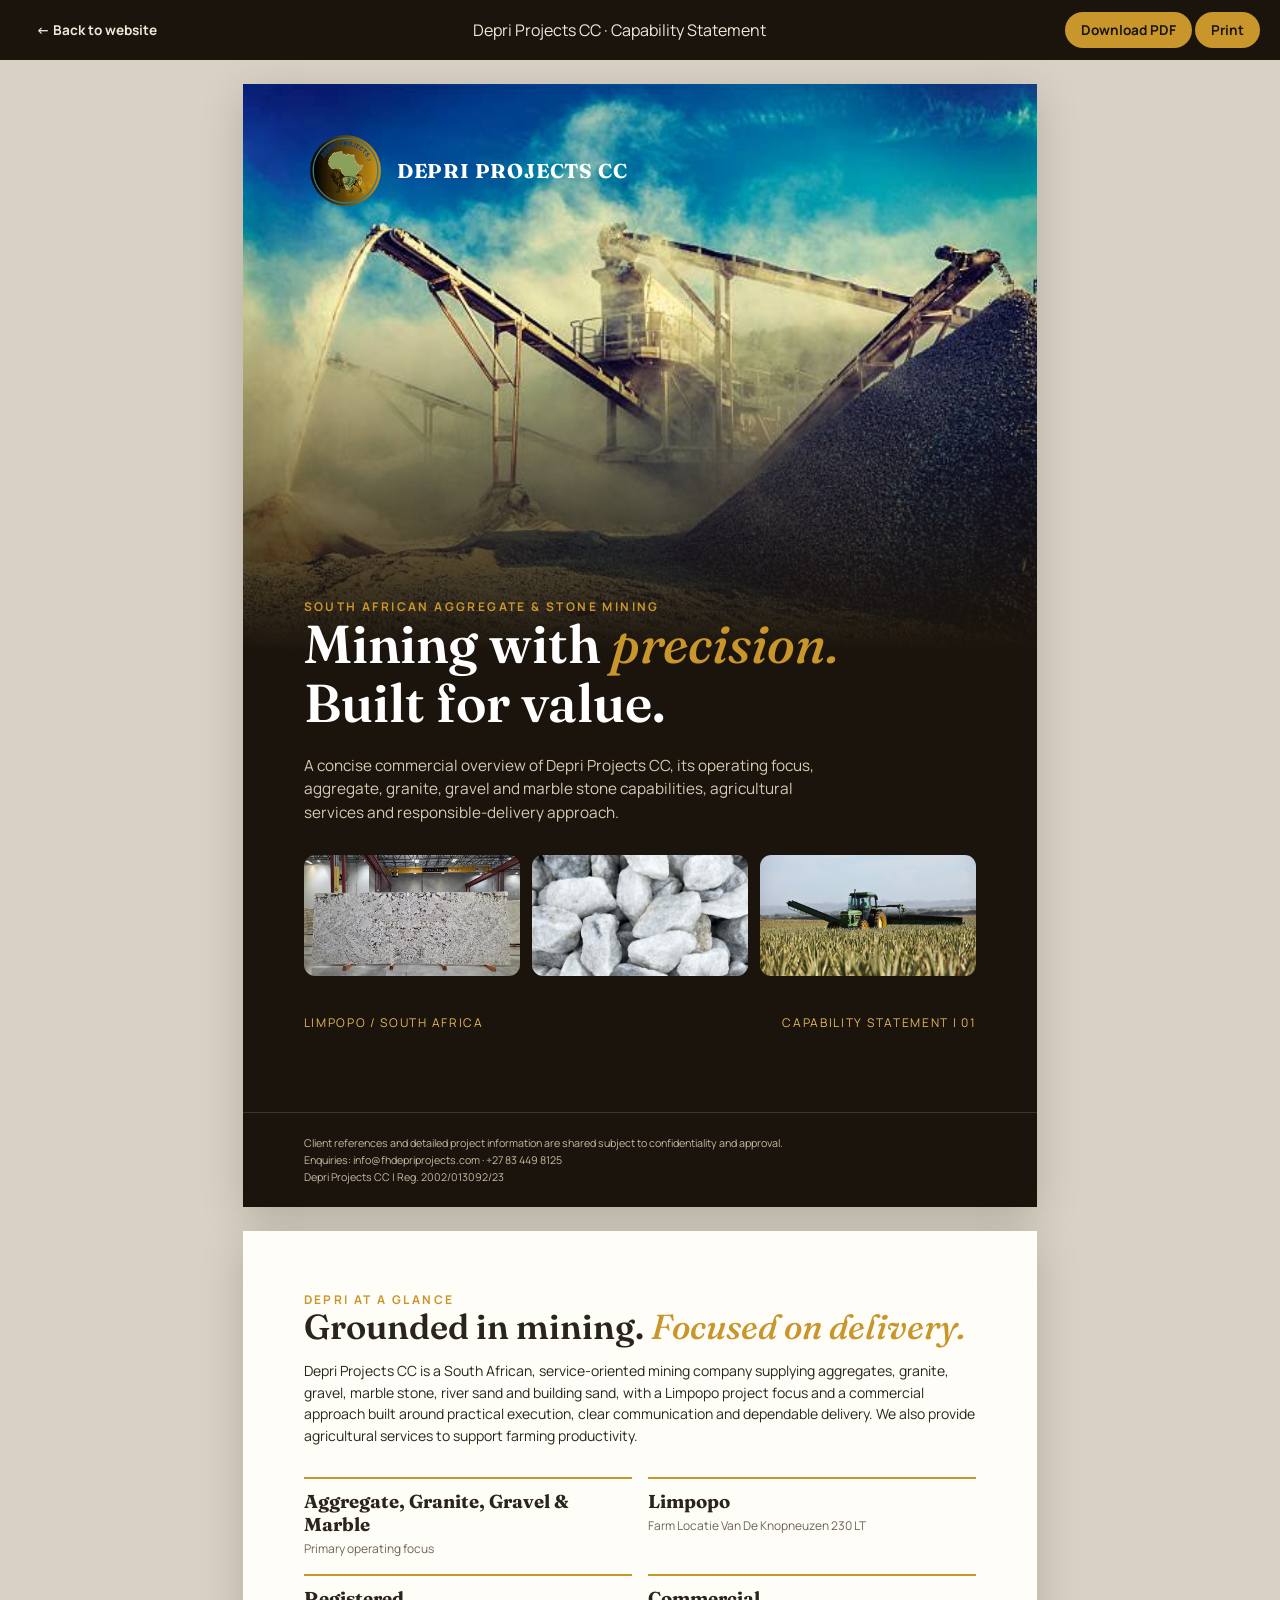
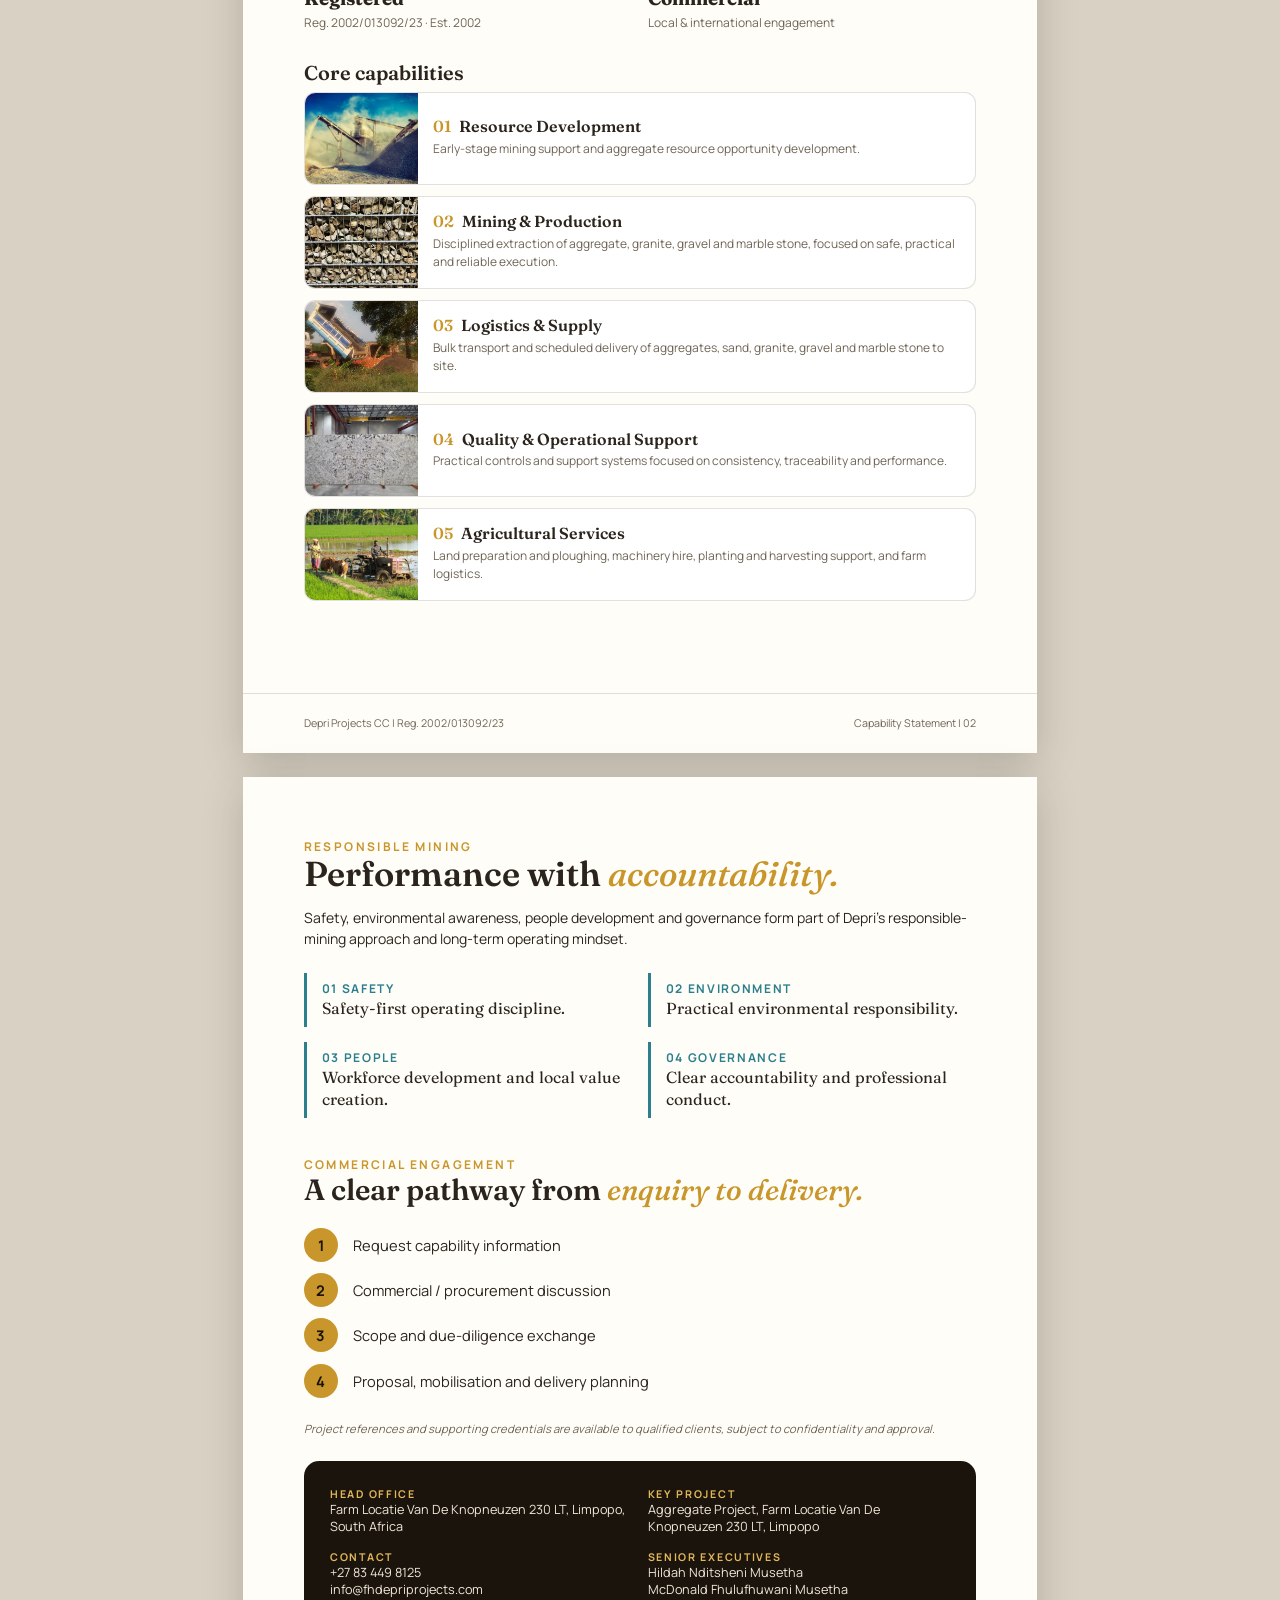
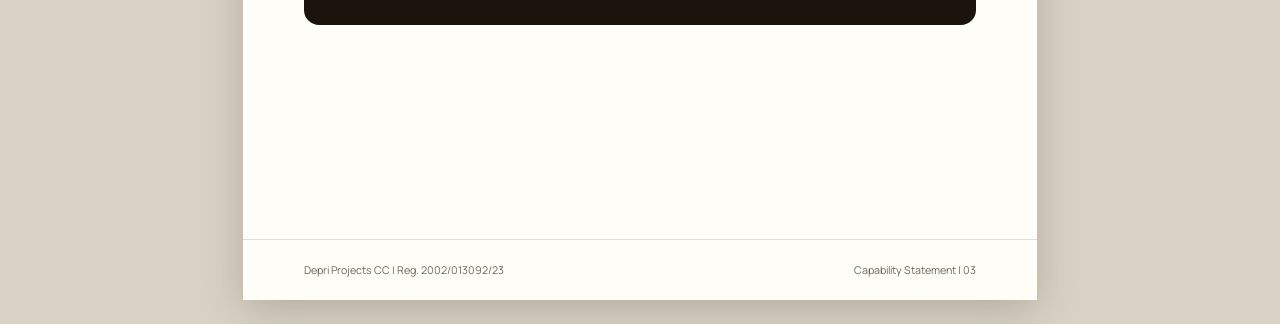
<file: capability-statement.html>
<!doctype html>
<html lang="en">
<head>
<meta charset="utf-8">
<script>if(location.hostname.endsWith("github.io"))location.replace("https://fhdepriprojects.com"+location.pathname.replace("/depri-projects-website","")+location.search+location.hash)</script>
<meta name="viewport" content="width=device-width,initial-scale=1">
<title>Capability Statement | Depri Projects CC</title>
<link rel="icon" href="assets/img/favicon.png">
<link rel="preconnect" href="https://fonts.googleapis.com">
<link rel="preconnect" href="https://fonts.gstatic.com" crossorigin>
<link href="https://fonts.googleapis.com/css2?family=Fraunces:ital,opsz,wght@0,9..144,500;0,9..144,600;1,9..144,500&family=Manrope:wght@400;600;700&display=swap" rel="stylesheet">
<style>
:root{--ink:#1b140c;--brown:#5a3e12;--gold:#c9962b;--gold-2:#e2b75a;--teal:#2c7f8c;--sand:#f6f0e4;--muted:#6f6455;--line:rgba(43,36,28,.14)}
*{box-sizing:border-box}
body{margin:0;background:#d9d2c4;font-family:Manrope,system-ui,sans-serif;color:#2b241c;-webkit-print-color-adjust:exact;print-color-adjust:exact}
.toolbar{position:sticky;top:0;z-index:5;background:var(--ink);color:#efe7d8;display:flex;justify-content:space-between;align-items:center;padding:12px 20px;gap:12px;flex-wrap:wrap}
.toolbar a,.toolbar button{color:var(--ink);background:var(--gold);border:0;border-radius:999px;padding:9px 16px;font:700 .85rem Manrope,sans-serif;text-decoration:none;cursor:pointer}
.toolbar .back{background:none;color:#efe7d8}
.page{width:210mm;min-height:297mm;margin:24px auto;background:#fffdf8;position:relative;overflow:hidden;display:flex;flex-direction:column;box-shadow:0 10px 40px rgba(0,0,0,.18)}
h1,h2,h3{font-family:Fraunces,Georgia,serif;font-weight:600;margin:0 0 .4em;line-height:1.1}
h1 em,h2 em{font-style:italic;color:var(--gold);font-weight:500}
.eyebrow{font-size:9pt;font-weight:700;letter-spacing:.2em;text-transform:uppercase;color:var(--gold)}
.pad{padding:16mm 16mm 0}
.foot{margin-top:auto;padding:6mm 16mm;border-top:1px solid var(--line);display:flex;justify-content:space-between;font-size:8pt;color:var(--muted)}
/* cover */
.cover{background:var(--ink);color:#fff}
.cover .img{height:150mm;background:url(assets/img/hero-crusher.jpg) center/cover;position:relative}
.cover .img::after{content:"";position:absolute;inset:0;background:linear-gradient(transparent 40%,var(--ink))}
.cover .logo{position:absolute;top:12mm;left:16mm;display:flex;gap:10px;align-items:center;z-index:1}
.cover .logo img{width:22mm}
.cover .logo b{font-family:Fraunces,serif;font-size:15pt;letter-spacing:.04em}
.cover h1{font-size:40pt}
.cover p{color:#d6cab5;font-size:11.5pt;max-width:140mm}
.cover .foot{color:#c8bba5;border-color:rgba(255,255,255,.14);flex-direction:column;gap:3px}
.cover .meta{display:flex;justify-content:space-between;font-size:9pt;letter-spacing:.14em;text-transform:uppercase;color:var(--gold-2);margin-top:10mm}
.strip{display:grid;grid-template-columns:repeat(3,1fr);gap:3mm;margin-top:8mm}
.strip img{height:32mm;width:100%;object-fit:cover;border-radius:3mm}
/* page 2 */
.facts{display:grid;grid-template-columns:1fr 1fr;gap:4mm;margin:8mm 0}
.facts div{border-top:2px solid var(--gold);padding-top:3mm}
.facts b{font-family:Fraunces,serif;font-size:14pt;display:block}
.facts span{font-size:9pt;color:var(--muted)}
.caps{display:grid;gap:3mm}
.cap{display:grid;grid-template-columns:30mm 1fr;gap:4mm;align-items:center;border:1px solid var(--line);border-radius:3mm;overflow:hidden;background:#fff}
.cap img{height:24mm;width:100%;object-fit:cover}
.cap h3{font-size:12pt;margin:0 0 1mm}
.cap p{margin:0;font-size:9pt;color:var(--muted);padding-right:4mm}
.cap .n{color:var(--gold);font-family:Fraunces,serif;margin-right:2mm}
/* page 3 */
.pillars{display:grid;grid-template-columns:1fr 1fr;gap:4mm;margin:6mm 0 10mm}
.pillars div{border-left:3px solid var(--teal);padding:2mm 0 2mm 4mm}
.pillars b{display:block;font-size:9pt;letter-spacing:.14em;color:var(--teal)}
.pillars span{font-family:Fraunces,serif;font-size:12pt}
.path{list-style:none;padding:0;margin:6mm 0;display:grid;gap:3mm;counter-reset:s}
.path li{counter-increment:s;display:flex;gap:4mm;align-items:center;font-size:11pt}
.path li::before{content:counter(s);width:9mm;height:9mm;border-radius:50%;background:var(--gold);color:var(--ink);display:grid;place-items:center;font-weight:700;flex:none}
.contact-box{background:var(--ink);color:#efe7d8;border-radius:4mm;padding:7mm;display:grid;grid-template-columns:1fr 1fr;gap:4mm;font-size:9.5pt;margin-top:6mm}
.contact-box b{color:var(--gold-2);display:block;font-size:8pt;letter-spacing:.16em;text-transform:uppercase}
.note{font-size:8.5pt;color:var(--muted);font-style:italic}
p{font-size:10.5pt;line-height:1.55}
@media print{body{background:none}.toolbar{display:none}.page{margin:0;box-shadow:none;page-break-after:always}@page{size:A4;margin:0}}
@media (max-width:820px){.page{width:auto;min-height:auto;margin:12px}.pad{padding:24px 20px 0}.foot{padding:16px 20px}.cover h1{font-size:30pt}.facts,.pillars,.contact-box{grid-template-columns:1fr}.cap{grid-template-columns:90px 1fr}}
</style>
</head>
<body>
<div class="toolbar">
  <a class="back" href="index.html">← Back to website</a>
  <span>Depri Projects CC · Capability Statement</span>
  <span><a href="assets/docs/Depri_Projects_Capability_Statement.pdf" download>Download PDF</a> <button onclick="window.print()">Print</button></span>
</div>

<!-- PAGE 1 -->
<section class="page cover">
  <div class="img"><div class="logo"><img src="assets/img/logo-sm.png" alt=""><b>DEPRI PROJECTS CC</b></div></div>
  <div class="pad" style="margin-top:-30mm;position:relative">
    <div class="eyebrow">South African Aggregate &amp; Stone Mining</div>
    <h1>Mining with <em>precision.</em><br>Built for value.</h1>
    <p>A concise commercial overview of Depri Projects CC, its operating focus, aggregate, granite, gravel and marble stone capabilities, agricultural services and responsible-delivery approach.</p>
    <div class="strip">
      <img src="assets/img/product-granite.jpg" alt="Granite">
      <img src="assets/img/product-marble.jpg" alt="Marble stone">
      <img src="assets/img/agri-tractor.jpg" alt="Agricultural services">
    </div>
    <div class="meta"><span>Limpopo / South Africa</span><span>Capability Statement | 01</span></div>
  </div>
  <div class="foot">
    <span>Client references and detailed project information are shared subject to confidentiality and approval.</span>
    <span>Enquiries: info@fhdepriprojects.com · +27 83 449 8125</span>
    <span>Depri Projects CC | Reg. 2002/013092/23</span>
  </div>
</section>

<!-- PAGE 2 -->
<section class="page">
  <div class="pad">
    <div class="eyebrow">Depri at a glance</div>
    <h2 style="font-size:26pt">Grounded in mining. <em>Focused on delivery.</em></h2>
    <p>Depri Projects CC is a South African, service-oriented mining company supplying aggregates, granite, gravel, marble stone, river sand and building sand, with a Limpopo project focus and a commercial approach built around practical execution, clear communication and dependable delivery. We also provide agricultural services to support farming productivity.</p>
    <div class="facts">
      <div><b>Aggregate, Granite, Gravel &amp; Marble</b><span>Primary operating focus</span></div>
      <div><b>Limpopo</b><span>Farm Locatie Van De Knopneuzen 230 LT</span></div>
      <div><b>Registered</b><span>Reg. 2002/013092/23 · Est. 2002</span></div>
      <div><b>Commercial</b><span>Local &amp; international engagement</span></div>
    </div>
    <h3 style="font-size:15pt">Core capabilities</h3>
    <div class="caps">
      <div class="cap"><img src="assets/img/hero-crusher.jpg" alt=""><div><h3><span class="n">01</span>Resource Development</h3><p>Early-stage mining support and aggregate resource opportunity development.</p></div></div>
      <div class="cap"><img src="assets/img/product-gravel.jpg" alt=""><div><h3><span class="n">02</span>Mining &amp; Production</h3><p>Disciplined extraction of aggregate, granite, gravel and marble stone, focused on safe, practical and reliable execution.</p></div></div>
      <div class="cap"><img src="assets/img/delivery-tipper.jpg" alt=""><div><h3><span class="n">03</span>Logistics &amp; Supply</h3><p>Bulk transport and scheduled delivery of aggregates, sand, granite, gravel and marble stone to site.</p></div></div>
      <div class="cap"><img src="assets/img/product-granite.jpg" alt=""><div><h3><span class="n">04</span>Quality &amp; Operational Support</h3><p>Practical controls and support systems focused on consistency, traceability and performance.</p></div></div>
      <div class="cap"><img src="assets/img/agri-farmer.jpg" alt=""><div><h3><span class="n">05</span>Agricultural Services</h3><p>Land preparation and ploughing, machinery hire, planting and harvesting support, and farm logistics.</p></div></div>
    </div>
  </div>
  <div class="foot"><span>Depri Projects CC | Reg. 2002/013092/23</span><span>Capability Statement | 02</span></div>
</section>

<!-- PAGE 3 -->
<section class="page">
  <div class="pad">
    <div class="eyebrow">Responsible mining</div>
    <h2 style="font-size:26pt">Performance with <em>accountability.</em></h2>
    <p>Safety, environmental awareness, people development and governance form part of Depri's responsible-mining approach and long-term operating mindset.</p>
    <div class="pillars">
      <div><b>01 SAFETY</b><span>Safety-first operating discipline.</span></div>
      <div><b>02 ENVIRONMENT</b><span>Practical environmental responsibility.</span></div>
      <div><b>03 PEOPLE</b><span>Workforce development and local value creation.</span></div>
      <div><b>04 GOVERNANCE</b><span>Clear accountability and professional conduct.</span></div>
    </div>
    <div class="eyebrow">Commercial engagement</div>
    <h2 style="font-size:22pt">A clear pathway from <em>enquiry to delivery.</em></h2>
    <ol class="path">
      <li>Request capability information</li>
      <li>Commercial / procurement discussion</li>
      <li>Scope and due-diligence exchange</li>
      <li>Proposal, mobilisation and delivery planning</li>
    </ol>
    <p class="note">Project references and supporting credentials are available to qualified clients, subject to confidentiality and approval.</p>
    <div class="contact-box">
      <div><b>Head Office</b>Farm Locatie Van De Knopneuzen 230 LT, Limpopo, South Africa</div>
      <div><b>Key Project</b>Aggregate Project, Farm Locatie Van De Knopneuzen 230 LT, Limpopo</div>
      <div><b>Contact</b>+27 83 449 8125<br>info@fhdepriprojects.com</div>
      <div><b>Senior Executives</b>Hildah Nditsheni Musetha<br>McDonald Fhulufhuwani Musetha</div>
    </div>
  </div>
  <div class="foot"><span>Depri Projects CC | Reg. 2002/013092/23</span><span>Capability Statement | 03</span></div>
</section>
</body>
</html>
</file>
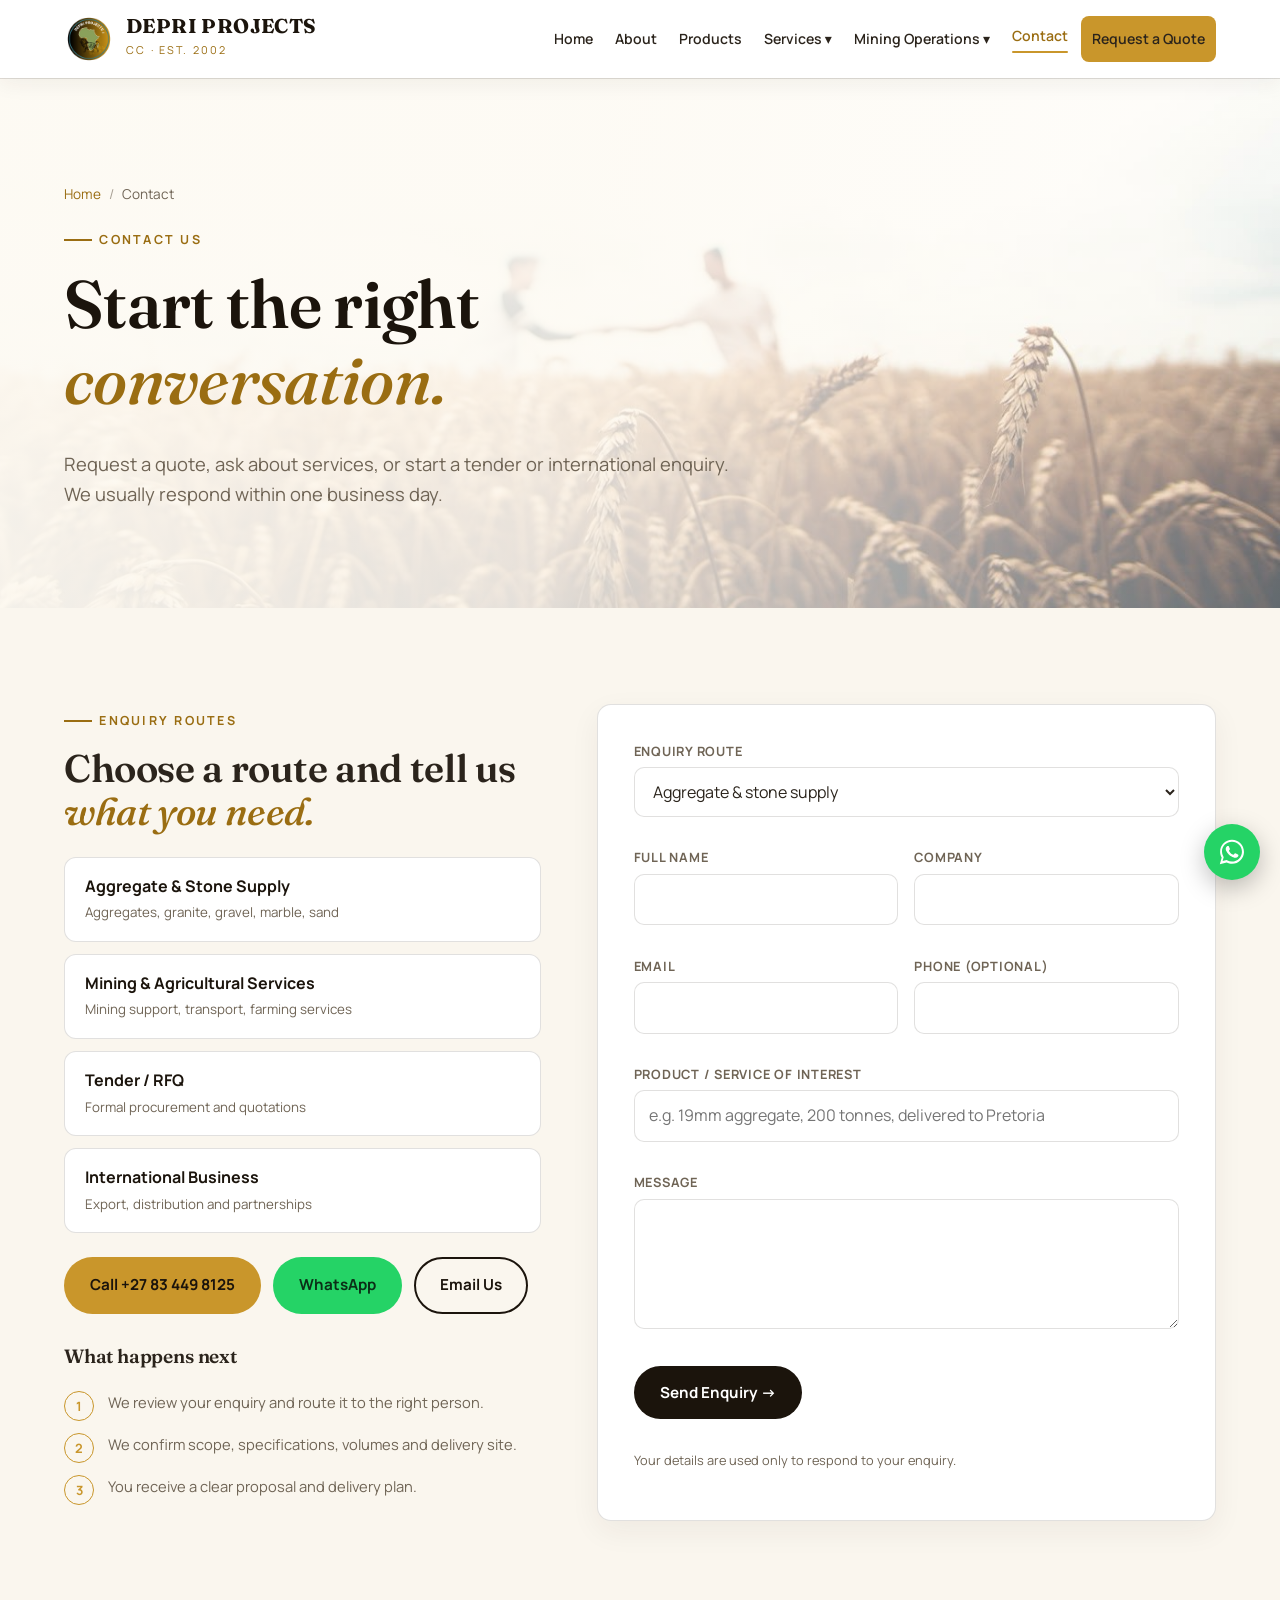
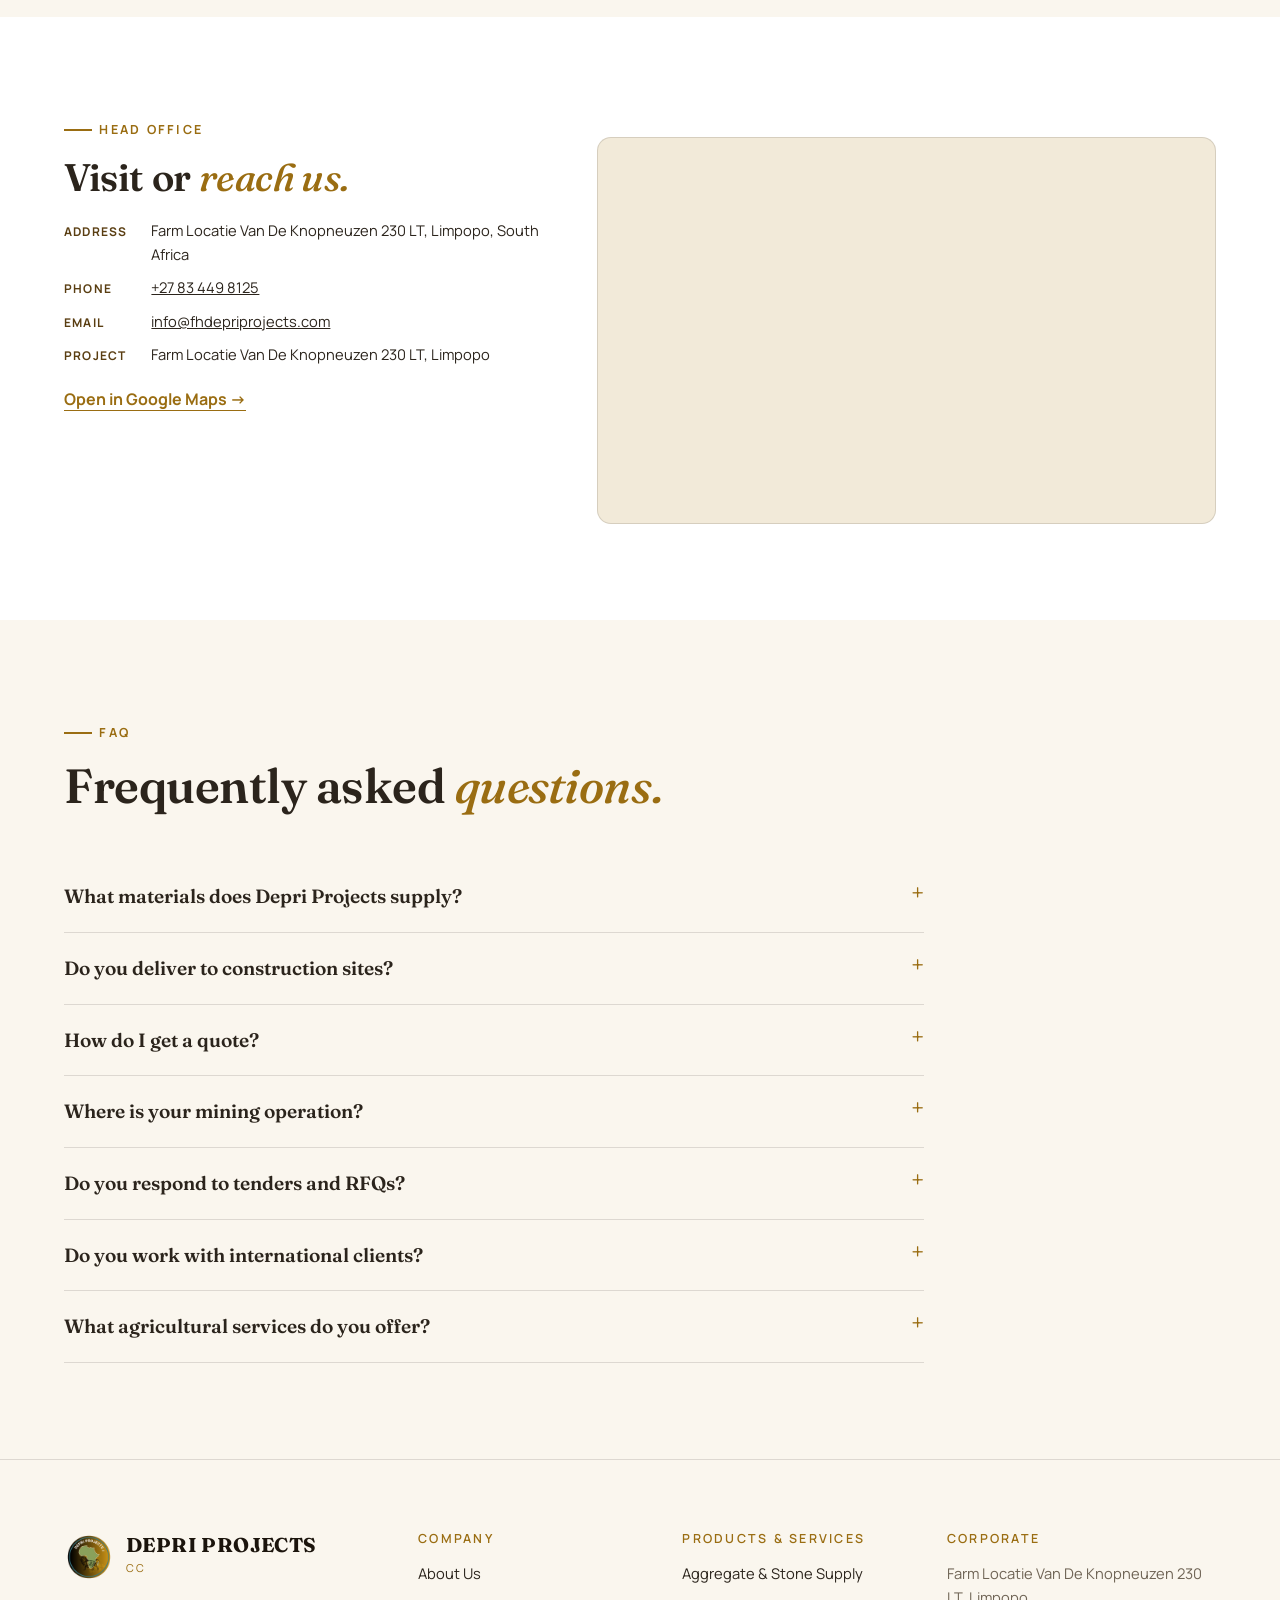
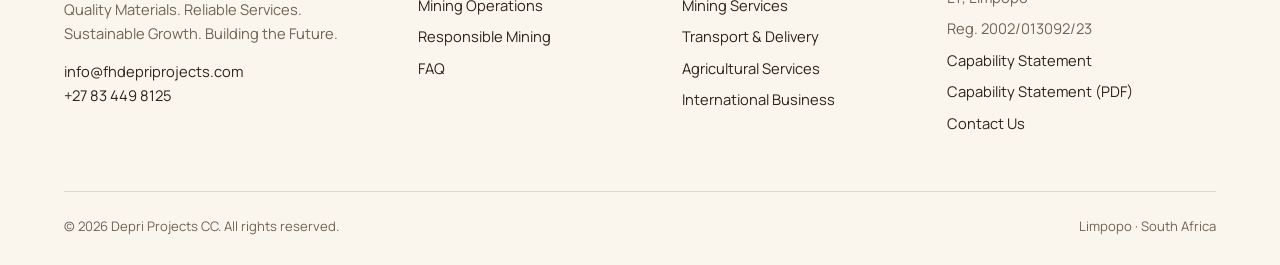
<file: contact.html>
<!doctype html>
<html lang="en">
<head>
<meta charset="utf-8">
<script>if(location.hostname.endsWith("github.io"))location.replace("https://fhdepriprojects.com"+location.pathname.replace("/depri-projects-website","")+location.search+location.hash)</script>
<meta name="viewport" content="width=device-width,initial-scale=1">
<title>Contact &amp; Request a Quote | Depri Projects CC</title>
<meta name="description" content="Request a quote for aggregates, granite, marble, gravel or sand, or ask about mining, transport and agricultural services. Call +27 83 449 8125 or WhatsApp Depri Projects CC.">
<link rel="canonical" href="https://fhdepriprojects.com/contact.html">
<meta name="theme-color" content="#ffffff">
<meta property="og:type" content="website">
<meta property="og:site_name" content="Depri Projects CC">
<meta property="og:title" content="Contact &amp; Request a Quote | Depri Projects CC">
<meta property="og:description" content="Request a quote for aggregates, granite, marble, gravel or sand, or ask about mining, transport and agricultural services. Call +27 83 449 8125 or WhatsApp Depri Projects CC.">
<meta property="og:url" content="https://fhdepriprojects.com/contact.html">
<meta property="og:image" content="https://fhdepriprojects.com/assets/img/og-image.jpg">
<meta property="og:image:width" content="1200">
<meta property="og:image:height" content="630">
<meta name="twitter:card" content="summary_large_image">
<link rel="icon" href="assets/img/favicon.png">
<link rel="apple-touch-icon" href="assets/img/apple-touch-icon.png">
<link rel="preconnect" href="https://fonts.googleapis.com">
<link rel="preconnect" href="https://fonts.gstatic.com" crossorigin>
<link href="https://fonts.googleapis.com/css2?family=Fraunces:ital,opsz,wght@0,9..144,500;0,9..144,600;1,9..144,500&family=Manrope:wght@400;600;700&display=swap" rel="stylesheet">
<link rel="stylesheet" href="assets/css/style.css?v=20261024c">
</head>
<body>

<a class="skip" href="#main">Skip to content</a>
<header class="site-header" id="top">
  <div class="wrap nav">
    <a class="brand" href="index.html" aria-label="Depri Projects home">
      <img src="assets/img/logo-sm.png" alt="Depri Projects CC logo" width="50" height="50">
      <span><strong>DEPRI PROJECTS</strong><small>CC · Est. 2002</small></span>
    </a>
    <button class="burger" aria-label="Open menu" aria-expanded="false" aria-controls="menu">☰</button>
    <ul class="menu" id="menu">
      <li><a href="index.html">Home</a></li>
      <li><a href="about.html">About</a></li>
      <li><a href="products.html">Products</a></li>
      <li class="has-sub"><a href="services.html">Services ▾</a><ul class="sub"><li><a href="services.html#mining">Mining Services</a></li><li><a href="services.html#transport">Transport &amp; Delivery</a></li><li><a href="services.html#agriculture">Agricultural Services</a></li></ul></li>
      <li class="has-sub"><a href="operations.html">Mining Operations ▾</a><ul class="sub"><li><a href="operations.html#limpopo">Limpopo Aggregate Project</a></li><li><a href="operations.html#responsible">Responsible Mining</a></li><li><a href="operations.html#international">International Business</a></li></ul></li>
      <li><a href="contact.html" aria-current="page">Contact</a></li>
      <li><a href="contact.html?route=Aggregate%20%26%20stone%20supply#enquiry" class="btn btn-gold nav-cta">Request a Quote</a></li>
    </ul>
  </div>
</header>

<main id="main">
<section class="page-hero">
  <img class="bg" src="assets/img/partners-handshake.jpg" alt="">
  <div class="wrap">
    <ol class="crumbs"><li><a href="index.html">Home</a></li><li>Contact</li></ol>
    <span class="eyebrow">Contact Us</span>
    <h1>Start the right <em>conversation.</em></h1>
    <p class="lead">Request a quote, ask about services, or start a tender or international enquiry. We usually respond within one business day.</p>
  </div>
</section>

<section class="section dark" id="enquiry">
  <div class="wrap contact-grid">
    <div class="reveal">
      <span class="eyebrow">Enquiry routes</span>
      <h2 style="font-size:clamp(1.8rem,3.4vw,2.4rem)">Choose a route and tell us <em>what you need.</em></h2>
      <div class="routes-list">
        <button type="button" data-route="Aggregate &amp; stone supply"><b>Aggregate &amp; Stone Supply</b><small>Aggregates, granite, gravel, marble, sand</small></button>
        <button type="button" data-route="Mining &amp; agricultural services"><b>Mining &amp; Agricultural Services</b><small>Mining support, transport, farming services</small></button>
        <button type="button" data-route="Tender / RFQ"><b>Tender / RFQ</b><small>Formal procurement and quotations</small></button>
        <button type="button" data-route="International business"><b>International Business</b><small>Export, distribution and partnerships</small></button>
      </div>
      <div class="quick">
        <a href="tel:+27834498125" class="btn btn-gold">Call +27 83 449 8125</a>
        <a href="https://wa.me/27834498125?text=Hello%20Depri%20Projects%2C%20I%27d%20like%20a%20quote%20for%20materials" class="btn btn-wa" target="_blank" rel="noopener">WhatsApp</a>
        <a href="mailto:info@fhdepriprojects.com" class="btn btn-line">Email Us</a>
      </div>
      <h3 style="font-size:1.2rem;margin-top:32px">What happens next</h3>
      <ol class="steps">
        <li>We review your enquiry and route it to the right person.</li>
        <li>We confirm scope, specifications, volumes and delivery site.</li>
        <li>You receive a clear proposal and delivery plan.</li>
      </ol>
    </div>
    <form class="enquiry reveal" action="https://fhdepriprojects.com/send-enquiry.php" method="POST" id="enquiry-form">
      <p class="form-ok" role="status">Thank you. Your enquiry has been sent and we'll be in touch shortly.</p>
      <input type="text" name="website" class="hp" tabindex="-1" autocomplete="off" aria-hidden="true">
      <div class="full"><label for="route">Enquiry route</label>
        <select id="route" name="route" required>
          <option>Aggregate &amp; stone supply</option>
          <option>Mining &amp; agricultural services</option>
          <option>Tender / RFQ</option>
          <option>International business</option>
          <option>General enquiry</option>
        </select></div>
      <div><label for="name">Full name</label><input id="name" name="name" autocomplete="name" required></div>
      <div><label for="company">Company</label><input id="company" name="company" autocomplete="organization"></div>
      <div><label for="email">Email</label><input id="email" type="email" name="email" autocomplete="email" required></div>
      <div><label for="phone">Phone (optional)</label><input id="phone" type="tel" name="phone" autocomplete="tel"></div>
      <div class="full"><label for="product">Product / service of interest</label><input id="product" name="product" placeholder="e.g. 19mm aggregate, 200 tonnes, delivered to Pretoria"></div>
      <div class="full"><label for="msg">Message</label><textarea id="msg" name="message" required></textarea></div>
      <div class="full"><button class="btn btn-dark" type="submit">Send Enquiry →</button></div>
      <p class="full form-note">Your details are used only to respond to your enquiry.</p>
    </form>
  </div>
</section>

<section class="section">
  <div class="wrap contact-grid">
    <div class="reveal">
      <span class="eyebrow">Head Office</span>
      <h2 style="font-size:clamp(1.8rem,3.4vw,2.4rem)">Visit or <em>reach us.</em></h2>
      <dl class="kv" style="color:var(--text)">
        <dt style="color:var(--brown)">Address</dt><dd style="color:var(--text)">Farm Locatie Van De Knopneuzen 230 LT, Limpopo, South Africa</dd>
        <dt style="color:var(--brown)">Phone</dt><dd><a href="tel:+27834498125" style="color:var(--text)">+27 83 449 8125</a></dd>
        <dt style="color:var(--brown)">Email</dt><dd><a href="mailto:info@fhdepriprojects.com" style="color:var(--text)">info@fhdepriprojects.com</a></dd>
        <dt style="color:var(--brown)">Project</dt><dd style="color:var(--text)">Farm Locatie Van De Knopneuzen 230 LT, Limpopo</dd>
      </dl>
      <a class="text-link" href="https://www.google.com/maps/search/?api=1&amp;query=Farm+Locatie+Van+De+Knopneuzen+230+LT,+Limpopo" target="_blank" rel="noopener">Open in Google Maps →</a>
    </div>
    <div class="map reveal" style="border-color:var(--line)">
      <iframe title="Map of Depri Projects head office, Limpopo" src="https://www.google.com/maps?q=Farm+Locatie+Van+De+Knopneuzen+230+LT,+Limpopo&amp;output=embed" loading="lazy" referrerpolicy="no-referrer-when-downgrade"></iframe>
    </div>
  </div>
</section>

<section class="section alt" id="faq">
  <div class="wrap">
    <div class="section-head reveal"><span class="eyebrow">FAQ</span><h2>Frequently asked <em>questions.</em></h2></div>
    <div class="faq reveal"><details><summary>What materials does Depri Projects supply?</summary><p>We supply aggregates and crushed stone, granite, gravel, marble stone, river sand, and building and plaster sand, in bulk and delivered to site.</p></details><details><summary>Do you deliver to construction sites?</summary><p>Yes. We offer bulk transportation and scheduled deliveries of aggregates, sand, granite, gravel and marble stone to construction sites and customer premises.</p></details><details><summary>How do I get a quote?</summary><p>Use the enquiry form on this page, call +27 83 449 8125, or message us on WhatsApp. Tell us the material, volume, specification and delivery address and we will come back with a clear proposal.</p></details><details><summary>Where is your mining operation?</summary><p>Our head office and aggregate project are both at Farm Locatie Van De Knopneuzen 230 LT in Limpopo.</p></details><details><summary>Do you respond to tenders and RFQs?</summary><p>Yes. We pursue opportunities through tenders, contracts, partnerships and supplier relationships. Choose "Tender / RFQ" in the enquiry form.</p></details><details><summary>Do you work with international clients?</summary><p>Yes. We welcome international enquiries, particularly for granite and marble stone. Supporting credentials are available to qualified clients, subject to confidentiality and approval.</p></details><details><summary>What agricultural services do you offer?</summary><p>Land preparation and ploughing, tractor and machinery hire, planting and harvesting support, farm maintenance and transport of agricultural products.</p></details></div>
  </div>
</section>
</main>

<footer class="site-footer">
  <div class="wrap">
    <div class="foot-grid">
      <div>
        <a class="brand" href="index.html"><img src="assets/img/logo-sm.png" alt="" width="50" height="50"><span><strong>DEPRI PROJECTS</strong><small>CC</small></span></a>
        <p style="margin-top:16px">Quality Materials. Reliable Services. Sustainable Growth. Building the Future.</p>
        <p><a href="mailto:info@fhdepriprojects.com">info@fhdepriprojects.com</a><br><a href="tel:+27834498125">+27 83 449 8125</a></p>
      </div>
      <div><h4>Company</h4><ul><li><a href="about.html">About Us</a></li><li><a href="operations.html">Mining Operations</a></li><li><a href="operations.html#responsible">Responsible Mining</a></li><li><a href="contact.html#faq">FAQ</a></li></ul></div>
      <div><h4>Products &amp; Services</h4><ul><li><a href="products.html">Aggregate &amp; Stone Supply</a></li><li><a href="services.html#mining">Mining Services</a></li><li><a href="services.html#transport">Transport &amp; Delivery</a></li><li><a href="services.html#agriculture">Agricultural Services</a></li><li><a href="operations.html#international">International Business</a></li></ul></div>
      <div><h4>Corporate</h4><ul><li>Farm Locatie Van De Knopneuzen 230 LT, Limpopo</li><li>Reg. 2002/013092/23</li><li><a href="capability-statement.html">Capability Statement</a></li><li><a href="assets/docs/Depri_Projects_Capability_Statement.pdf">Capability Statement (PDF)</a></li><li><a href="contact.html">Contact Us</a></li></ul></div>
    </div>
    <div class="foot-bottom">
      <span>© <span id="yr">2026</span> Depri Projects CC. All rights reserved.</span>
      <span>Limpopo · South Africa</span>
    </div>
  </div>
</footer>

<a class="wa-float" href="https://wa.me/27834498125?text=Hello%20Depri%20Projects%2C%20I%27d%20like%20a%20quote%20for%20materials" target="_blank" rel="noopener" aria-label="Chat with Depri Projects on WhatsApp"><svg viewBox="0 0 32 32" aria-hidden="true"><path d="M16 3C9 3 3.3 8.6 3.3 15.6c0 2.2.6 4.4 1.7 6.3L3 29l7.3-1.9c1.8 1 3.8 1.5 5.8 1.5 7 0 12.7-5.7 12.7-12.6C28.7 8.6 23 3 16 3zm0 23.1c-1.9 0-3.7-.5-5.3-1.4l-.4-.2-4.3 1.1 1.2-4.2-.3-.4a10.4 10.4 0 0 1-1.6-5.5C5.3 9.8 10.1 5.1 16 5.1s10.6 4.7 10.6 10.5S21.9 26.1 16 26.1zm5.8-7.8c-.3-.2-1.9-.9-2.2-1-.3-.1-.5-.2-.7.2-.2.3-.8 1-1 1.2-.2.2-.4.2-.7.1-.3-.2-1.4-.5-2.6-1.6-1-.9-1.6-1.9-1.8-2.2-.2-.3 0-.5.1-.7l.5-.6.3-.5c.1-.2 0-.4 0-.6l-1-2.4c-.3-.6-.5-.5-.7-.5h-.6c-.2 0-.6.1-.9.4-.3.3-1.2 1.1-1.2 2.8s1.2 3.2 1.4 3.4c.2.2 2.4 3.6 5.7 5 .8.3 1.4.5 1.9.7.8.3 1.5.2 2.1.1.6-.1 1.9-.8 2.2-1.5.3-.7.3-1.4.2-1.5-.1-.2-.3-.3-.6-.4z"/></svg></a>
<button class="to-top" type="button" aria-label="Back to top">↑</button>
<script src="assets/js/main.js?v=20261024c"></script>
</body>
</html>
</file>
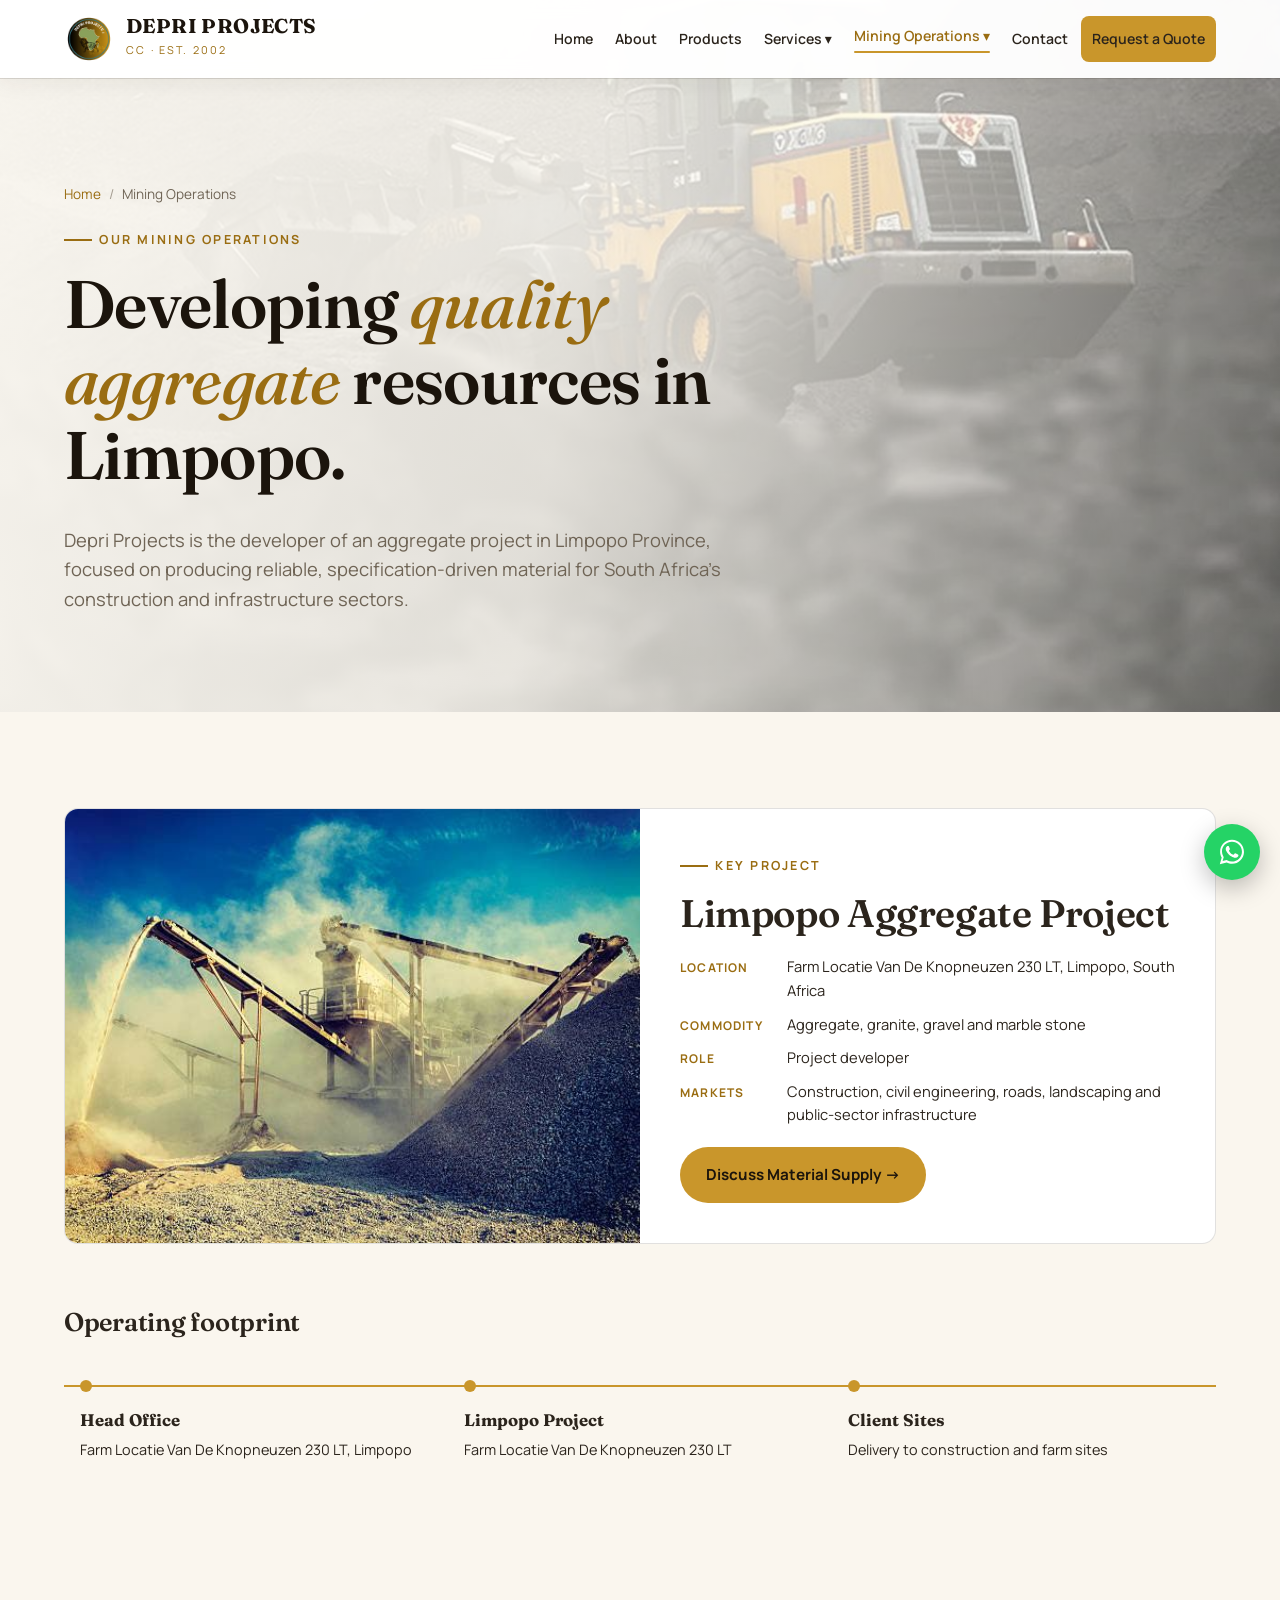
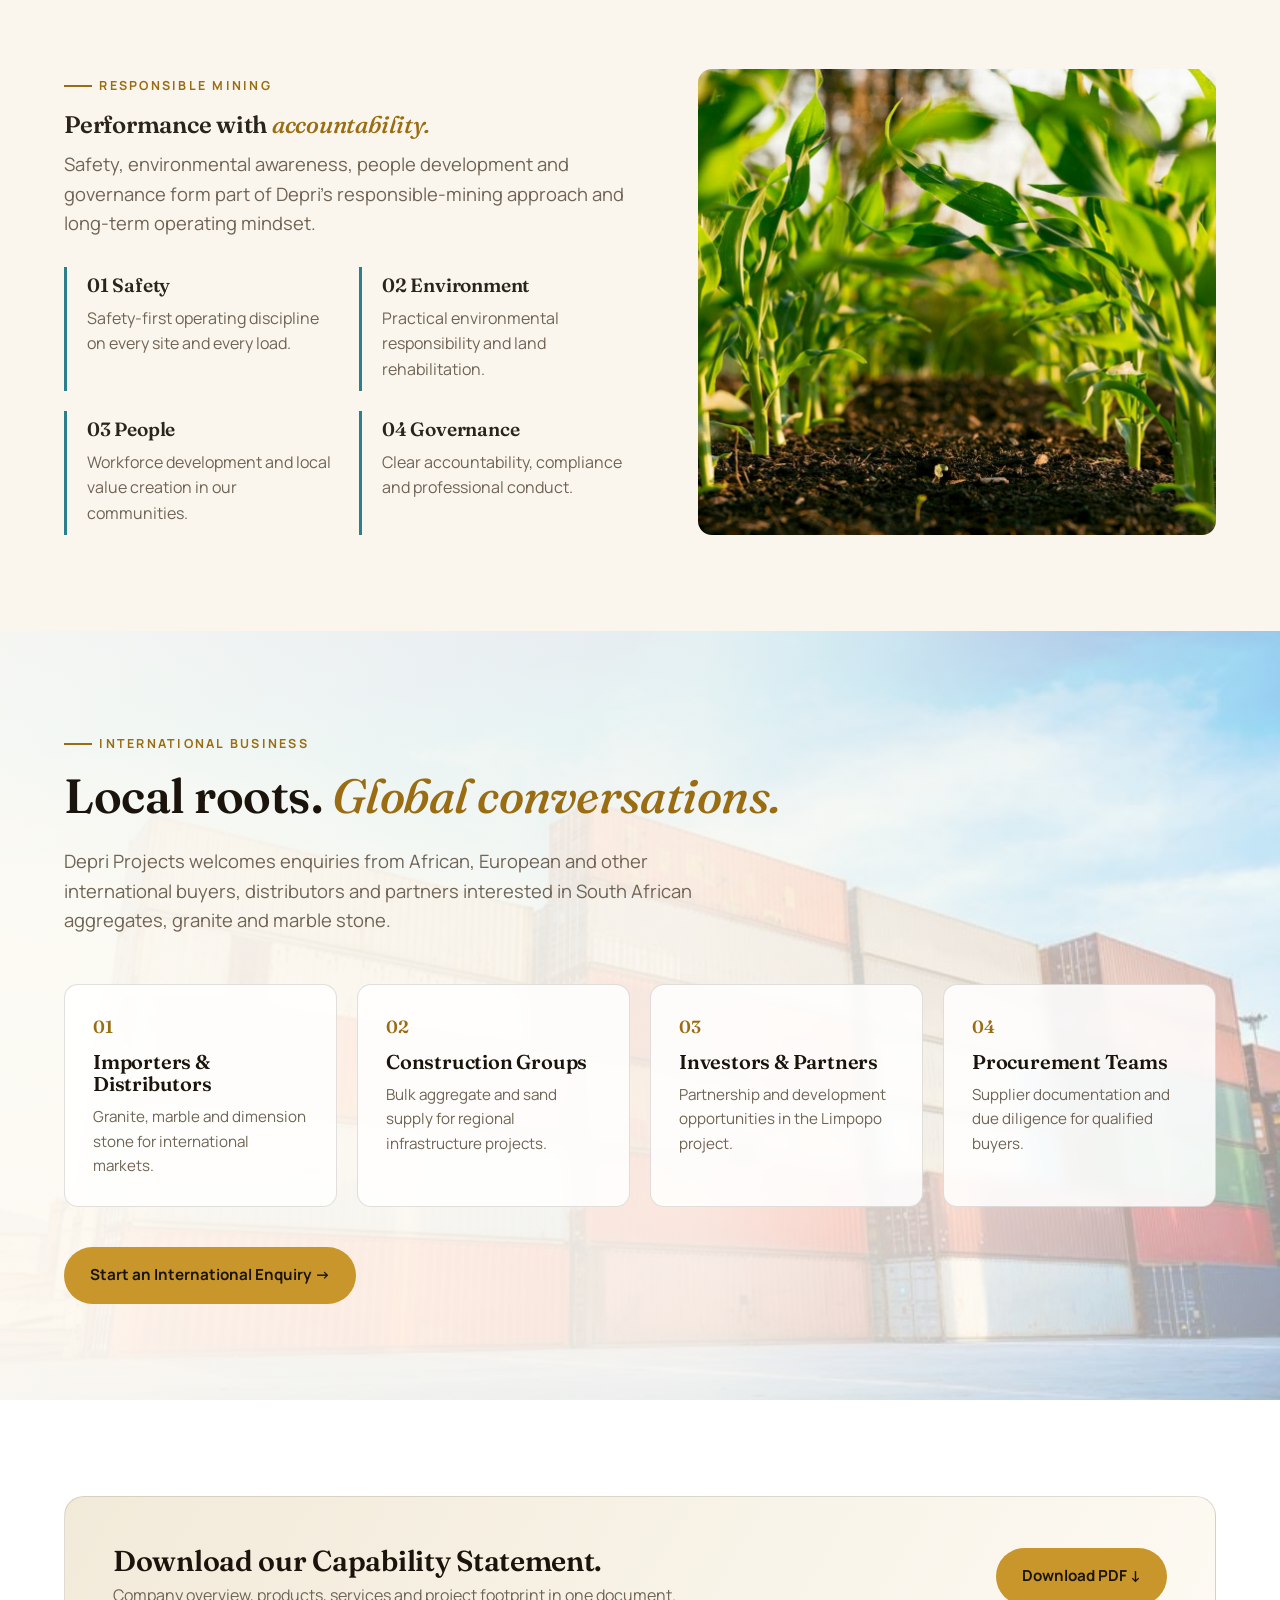
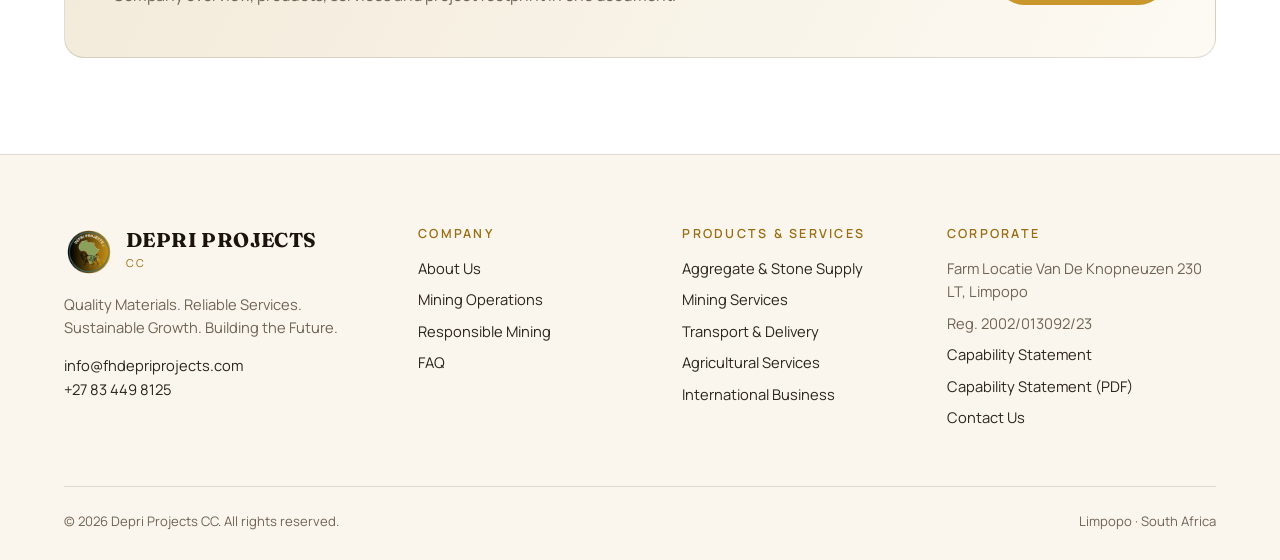
<file: operations.html>
<!doctype html>
<html lang="en">
<head>
<meta charset="utf-8">
<script>if(location.hostname.endsWith("github.io"))location.replace("https://fhdepriprojects.com"+location.pathname.replace("/depri-projects-website","")+location.search+location.hash)</script>
<meta name="viewport" content="width=device-width,initial-scale=1">
<title>Mining Operations: Limpopo Aggregate Project | Depri Projects CC</title>
<meta name="description" content="Depri Projects CC is developing an aggregate, granite, gravel and marble stone project in Limpopo, with a responsible-mining approach and international partnerships.">
<link rel="canonical" href="https://fhdepriprojects.com/operations.html">
<meta name="theme-color" content="#ffffff">
<meta property="og:type" content="website">
<meta property="og:site_name" content="Depri Projects CC">
<meta property="og:title" content="Mining Operations: Limpopo Aggregate Project | Depri Projects CC">
<meta property="og:description" content="Depri Projects CC is developing an aggregate, granite, gravel and marble stone project in Limpopo, with a responsible-mining approach and international partnerships.">
<meta property="og:url" content="https://fhdepriprojects.com/operations.html">
<meta property="og:image" content="https://fhdepriprojects.com/assets/img/og-image.jpg">
<meta property="og:image:width" content="1200">
<meta property="og:image:height" content="630">
<meta name="twitter:card" content="summary_large_image">
<link rel="icon" href="assets/img/favicon.png">
<link rel="apple-touch-icon" href="assets/img/apple-touch-icon.png">
<link rel="preconnect" href="https://fonts.googleapis.com">
<link rel="preconnect" href="https://fonts.gstatic.com" crossorigin>
<link href="https://fonts.googleapis.com/css2?family=Fraunces:ital,opsz,wght@0,9..144,500;0,9..144,600;1,9..144,500&family=Manrope:wght@400;600;700&display=swap" rel="stylesheet">
<link rel="stylesheet" href="assets/css/style.css?v=20261024c">
</head>
<body>

<a class="skip" href="#main">Skip to content</a>
<header class="site-header" id="top">
  <div class="wrap nav">
    <a class="brand" href="index.html" aria-label="Depri Projects home">
      <img src="assets/img/logo-sm.png" alt="Depri Projects CC logo" width="50" height="50">
      <span><strong>DEPRI PROJECTS</strong><small>CC · Est. 2002</small></span>
    </a>
    <button class="burger" aria-label="Open menu" aria-expanded="false" aria-controls="menu">☰</button>
    <ul class="menu" id="menu">
      <li><a href="index.html">Home</a></li>
      <li><a href="about.html">About</a></li>
      <li><a href="products.html">Products</a></li>
      <li class="has-sub"><a href="services.html">Services ▾</a><ul class="sub"><li><a href="services.html#mining">Mining Services</a></li><li><a href="services.html#transport">Transport &amp; Delivery</a></li><li><a href="services.html#agriculture">Agricultural Services</a></li></ul></li>
      <li class="has-sub"><a href="operations.html" aria-current="page">Mining Operations ▾</a><ul class="sub"><li><a href="operations.html#limpopo">Limpopo Aggregate Project</a></li><li><a href="operations.html#responsible">Responsible Mining</a></li><li><a href="operations.html#international">International Business</a></li></ul></li>
      <li><a href="contact.html">Contact</a></li>
      <li><a href="contact.html?route=Aggregate%20%26%20stone%20supply#enquiry" class="btn btn-gold nav-cta">Request a Quote</a></li>
    </ul>
  </div>
</header>

<main id="main">
<section class="page-hero">
  <img class="bg" src="assets/img/ops-loader.jpg" alt="">
  <div class="wrap">
    <ol class="crumbs"><li><a href="index.html">Home</a></li><li>Mining Operations</li></ol>
    <span class="eyebrow">Our Mining Operations</span>
    <h1>Developing <em>quality aggregate</em> resources in Limpopo.</h1>
    <p class="lead">Depri Projects is the developer of an aggregate project in Limpopo Province, focused on producing reliable, specification-driven material for South Africa's construction and infrastructure sectors.</p>
  </div>
</section>

<section class="section dark" id="limpopo">
  <div class="wrap">
    <div class="ops-card reveal">
      <img src="assets/img/hero-crusher.jpg" alt="Aggregate crushing and screening plant" loading="lazy">
      <div class="body">
        <span class="eyebrow">Key Project</span>
        <h2 style="font-size:clamp(1.8rem,3.4vw,2.4rem)">Limpopo Aggregate Project</h2>
        <dl class="kv">
          <dt>Location</dt><dd>Farm Locatie Van De Knopneuzen 230 LT, Limpopo, South Africa</dd>
          <dt>Commodity</dt><dd>Aggregate, granite, gravel and marble stone</dd>
          <dt>Role</dt><dd>Project developer</dd>
          <dt>Markets</dt><dd>Construction, civil engineering, roads, landscaping and public-sector infrastructure</dd>
        </dl>
        <a href="contact.html?route=Aggregate%20%26%20stone%20supply#enquiry" class="btn btn-gold">Discuss Material Supply →</a>
      </div>
    </div>
    <h3 class="reveal" style="margin-top:64px;font-size:1.6rem">Operating footprint</h3>
    <ul class="flow reveal">
      <li><b>Head Office</b>Farm Locatie Van De Knopneuzen 230 LT, Limpopo</li>
      <li><b>Limpopo Project</b>Farm Locatie Van De Knopneuzen 230 LT</li>
      <li><b>Client Sites</b>Delivery to construction and farm sites</li>
    </ul>
  </div>
</section>

<section class="section alt" id="responsible">
  <div class="wrap split">
    <div class="reveal">
      <span class="eyebrow">Responsible Mining</span>
      <h2>Performance with <em>accountability.</em></h2>
      <p class="lead">Safety, environmental awareness, people development and governance form part of Depri's responsible-mining approach and long-term operating mindset.</p>
      <div class="grid-2" style="gap:20px;margin-top:28px">
        <div class="pillar"><h3>01 Safety</h3><p>Safety-first operating discipline on every site and every load.</p></div>
        <div class="pillar"><h3>02 Environment</h3><p>Practical environmental responsibility and land rehabilitation.</p></div>
        <div class="pillar"><h3>03 People</h3><p>Workforce development and local value creation in our communities.</p></div>
        <div class="pillar"><h3>04 Governance</h3><p>Clear accountability, compliance and professional conduct.</p></div>
      </div>
    </div>
    <img class="reveal" src="assets/img/agri-maize.jpg" alt="Healthy maize field, representing land stewardship" loading="lazy">
  </div>
</section>

<section class="section intl" id="international">
  <div class="wrap">
    <div class="section-head reveal">
      <span class="eyebrow">International Business</span>
      <h2>Local roots. <em>Global conversations.</em></h2>
      <p class="lead">Depri Projects welcomes enquiries from African, European and other international buyers, distributors and partners interested in South African aggregates, granite and marble stone.</p>
    </div>
    <div class="grid-4">
      <div class="card reveal"><span class="num">01</span><h3>Importers &amp; Distributors</h3><p>Granite, marble and dimension stone for international markets.</p></div>
      <div class="card reveal"><span class="num">02</span><h3>Construction Groups</h3><p>Bulk aggregate and sand supply for regional infrastructure projects.</p></div>
      <div class="card reveal"><span class="num">03</span><h3>Investors &amp; Partners</h3><p>Partnership and development opportunities in the Limpopo project.</p></div>
      <div class="card reveal"><span class="num">04</span><h3>Procurement Teams</h3><p>Supplier documentation and due diligence for qualified buyers.</p></div>
    </div>
    <div style="margin-top:40px" class="reveal"><a href="contact.html?route=International%20business#enquiry" class="btn btn-gold">Start an International Enquiry →</a></div>
  </div>
</section>

<section class="section">
  <div class="wrap">
    <div class="cta-band reveal">
      <div><h3>Download our Capability Statement.</h3><p>Company overview, products, services and project footprint in one document.</p></div>
      <a href="assets/docs/Depri_Projects_Capability_Statement.pdf" class="btn btn-gold">Download PDF ↓</a>
    </div>
  </div>
</section>
</main>

<footer class="site-footer">
  <div class="wrap">
    <div class="foot-grid">
      <div>
        <a class="brand" href="index.html"><img src="assets/img/logo-sm.png" alt="" width="50" height="50"><span><strong>DEPRI PROJECTS</strong><small>CC</small></span></a>
        <p style="margin-top:16px">Quality Materials. Reliable Services. Sustainable Growth. Building the Future.</p>
        <p><a href="mailto:info@fhdepriprojects.com">info@fhdepriprojects.com</a><br><a href="tel:+27834498125">+27 83 449 8125</a></p>
      </div>
      <div><h4>Company</h4><ul><li><a href="about.html">About Us</a></li><li><a href="operations.html">Mining Operations</a></li><li><a href="operations.html#responsible">Responsible Mining</a></li><li><a href="contact.html#faq">FAQ</a></li></ul></div>
      <div><h4>Products &amp; Services</h4><ul><li><a href="products.html">Aggregate &amp; Stone Supply</a></li><li><a href="services.html#mining">Mining Services</a></li><li><a href="services.html#transport">Transport &amp; Delivery</a></li><li><a href="services.html#agriculture">Agricultural Services</a></li><li><a href="operations.html#international">International Business</a></li></ul></div>
      <div><h4>Corporate</h4><ul><li>Farm Locatie Van De Knopneuzen 230 LT, Limpopo</li><li>Reg. 2002/013092/23</li><li><a href="capability-statement.html">Capability Statement</a></li><li><a href="assets/docs/Depri_Projects_Capability_Statement.pdf">Capability Statement (PDF)</a></li><li><a href="contact.html">Contact Us</a></li></ul></div>
    </div>
    <div class="foot-bottom">
      <span>© <span id="yr">2026</span> Depri Projects CC. All rights reserved.</span>
      <span>Limpopo · South Africa</span>
    </div>
  </div>
</footer>

<a class="wa-float" href="https://wa.me/27834498125?text=Hello%20Depri%20Projects%2C%20I%27d%20like%20a%20quote%20for%20materials" target="_blank" rel="noopener" aria-label="Chat with Depri Projects on WhatsApp"><svg viewBox="0 0 32 32" aria-hidden="true"><path d="M16 3C9 3 3.3 8.6 3.3 15.6c0 2.2.6 4.4 1.7 6.3L3 29l7.3-1.9c1.8 1 3.8 1.5 5.8 1.5 7 0 12.7-5.7 12.7-12.6C28.7 8.6 23 3 16 3zm0 23.1c-1.9 0-3.7-.5-5.3-1.4l-.4-.2-4.3 1.1 1.2-4.2-.3-.4a10.4 10.4 0 0 1-1.6-5.5C5.3 9.8 10.1 5.1 16 5.1s10.6 4.7 10.6 10.5S21.9 26.1 16 26.1zm5.8-7.8c-.3-.2-1.9-.9-2.2-1-.3-.1-.5-.2-.7.2-.2.3-.8 1-1 1.2-.2.2-.4.2-.7.1-.3-.2-1.4-.5-2.6-1.6-1-.9-1.6-1.9-1.8-2.2-.2-.3 0-.5.1-.7l.5-.6.3-.5c.1-.2 0-.4 0-.6l-1-2.4c-.3-.6-.5-.5-.7-.5h-.6c-.2 0-.6.1-.9.4-.3.3-1.2 1.1-1.2 2.8s1.2 3.2 1.4 3.4c.2.2 2.4 3.6 5.7 5 .8.3 1.4.5 1.9.7.8.3 1.5.2 2.1.1.6-.1 1.9-.8 2.2-1.5.3-.7.3-1.4.2-1.5-.1-.2-.3-.3-.6-.4z"/></svg></a>
<button class="to-top" type="button" aria-label="Back to top">↑</button>
<script src="assets/js/main.js?v=20261024c"></script>
</body>
</html>
</file>
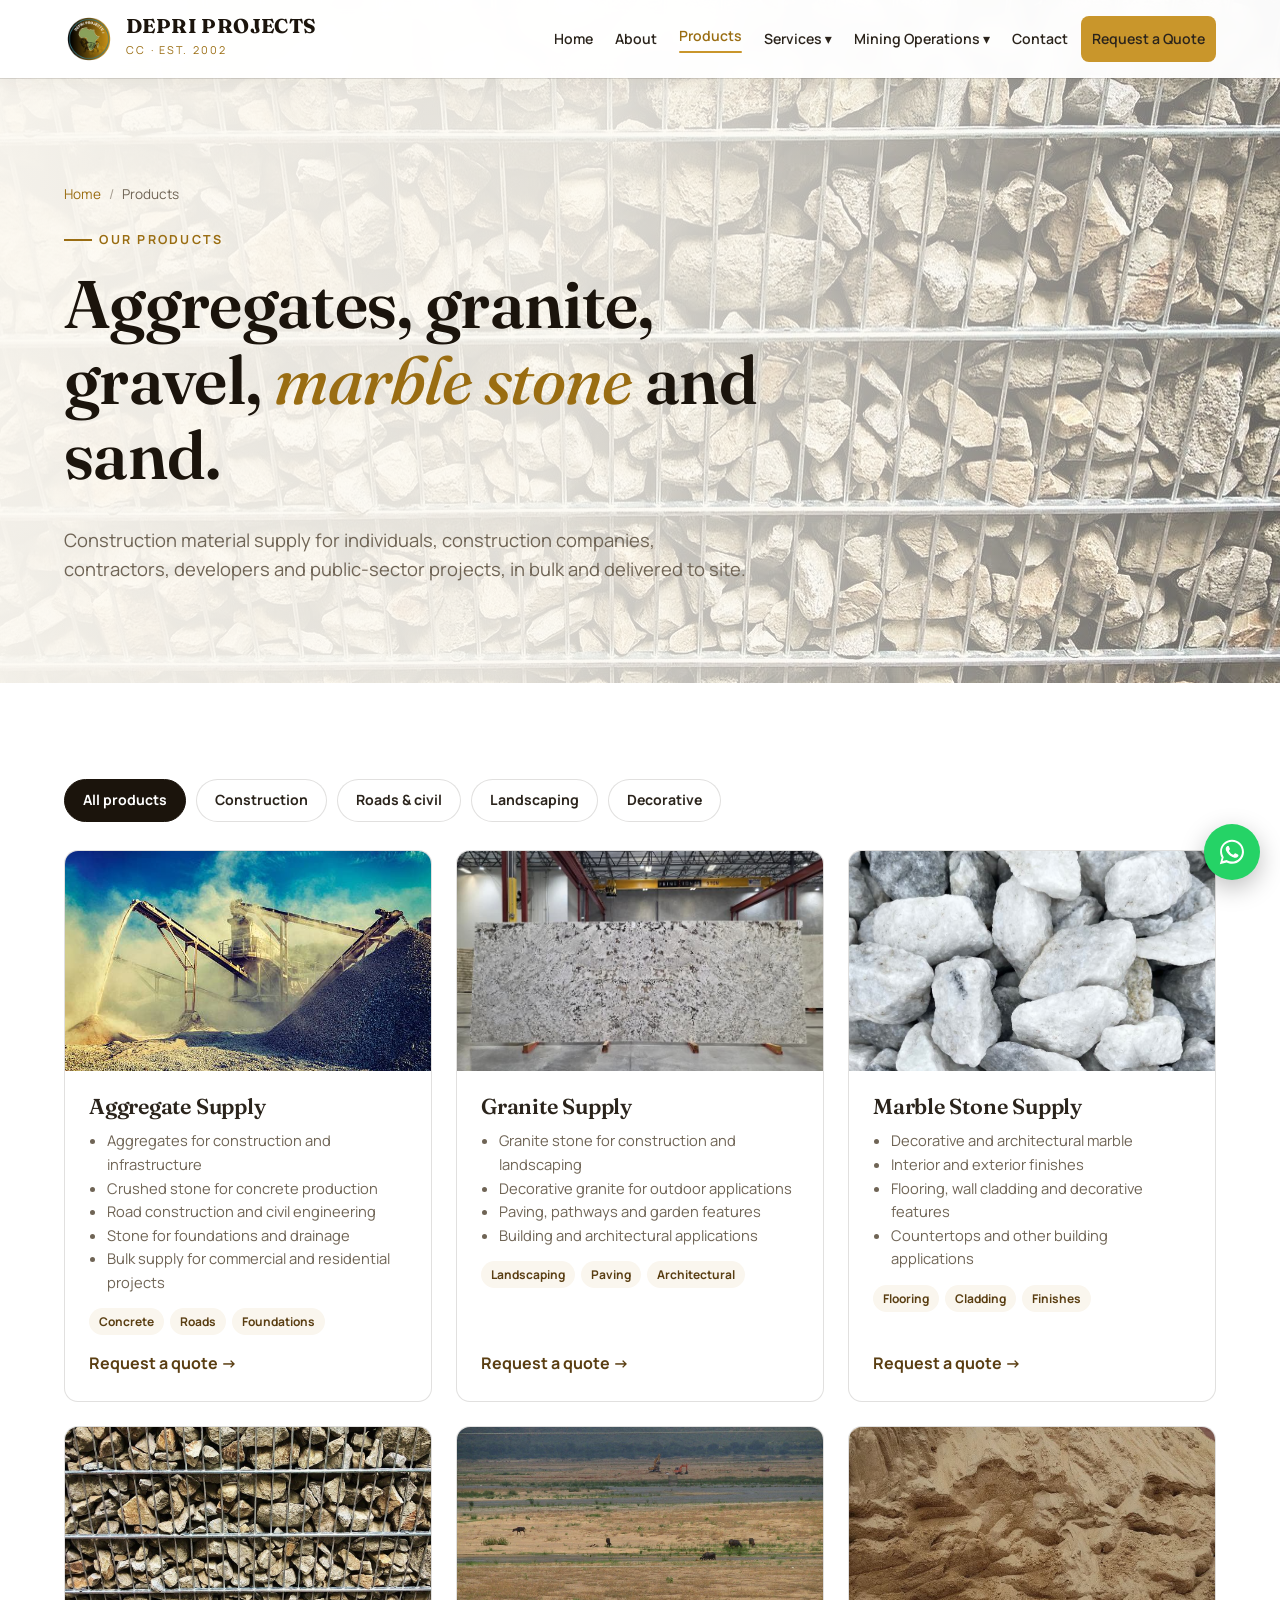
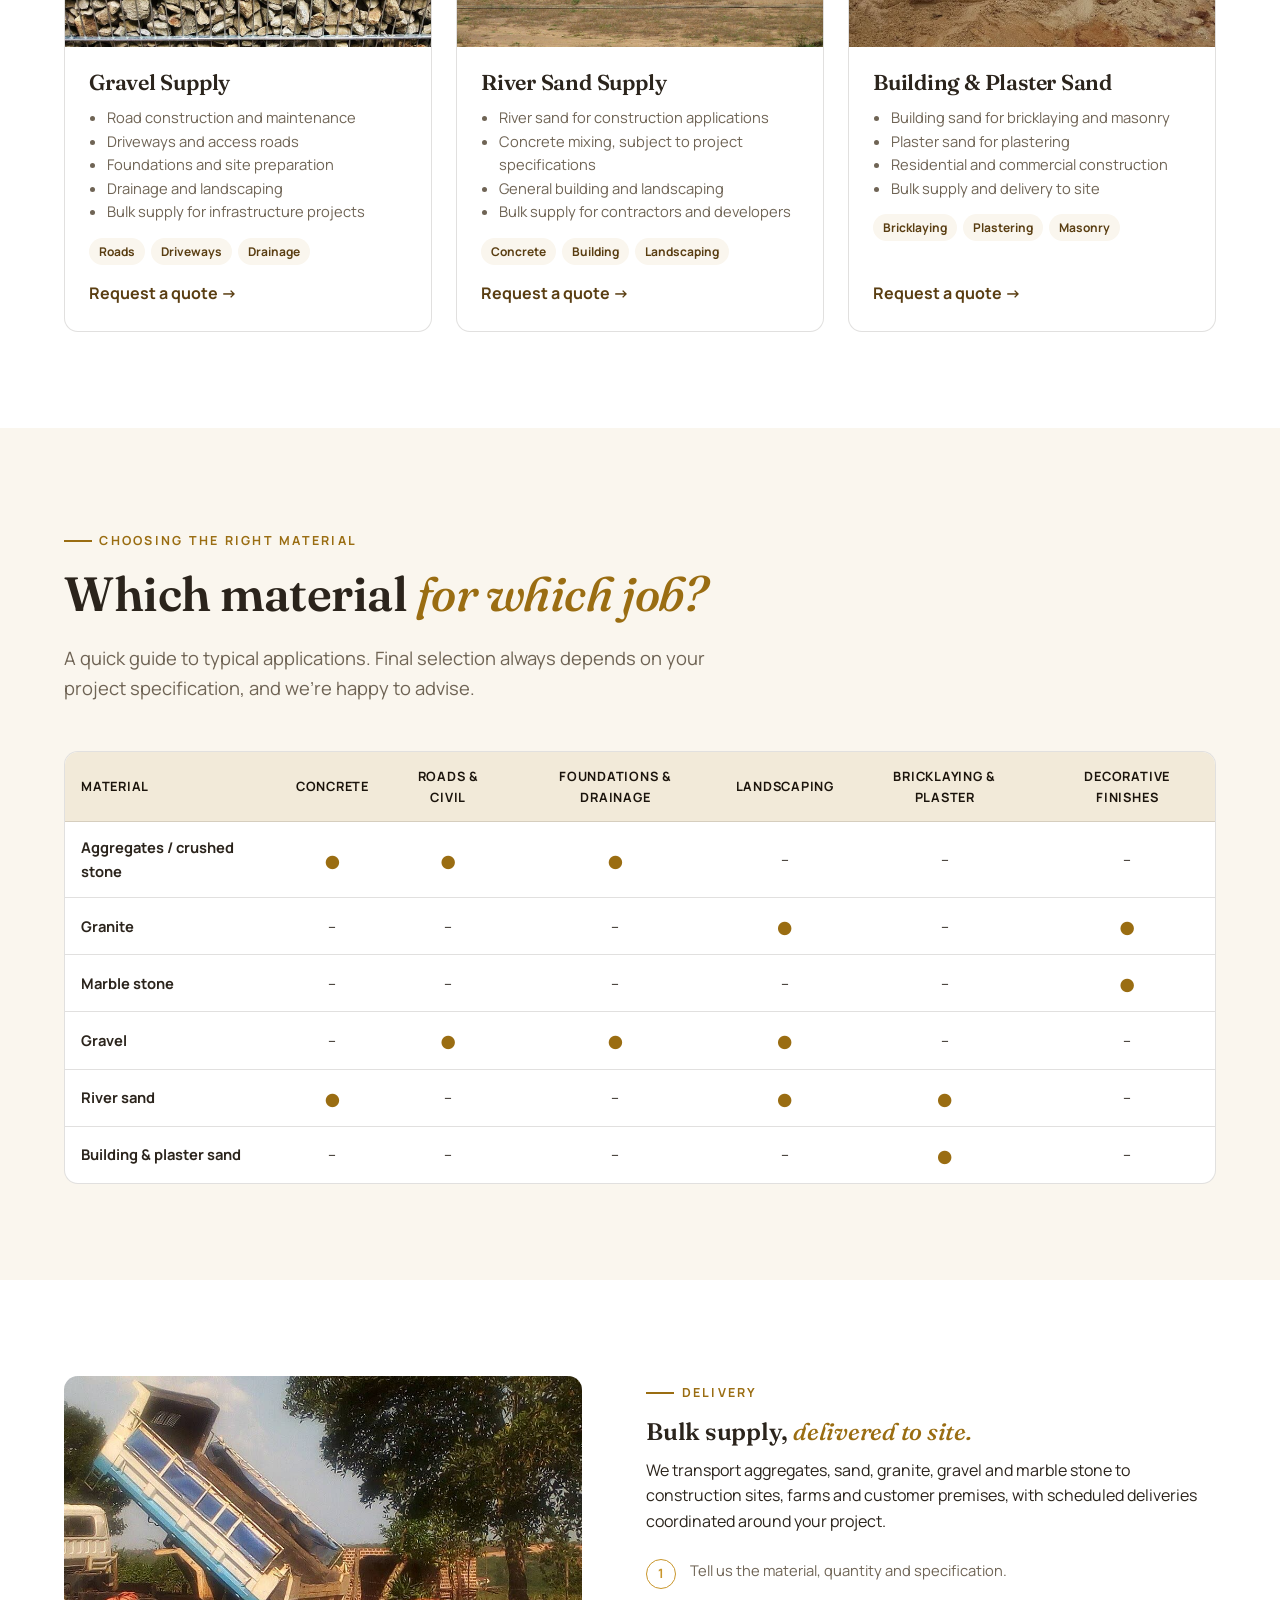
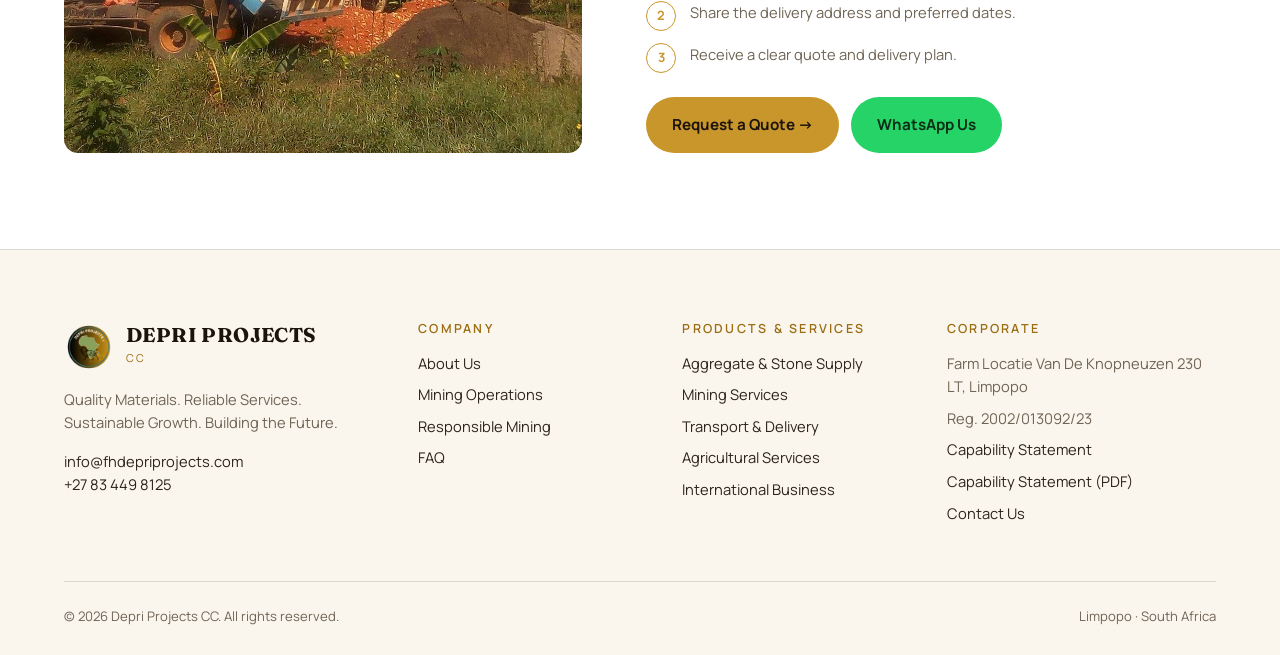
<file: products.html>
<!doctype html>
<html lang="en">
<head>
<meta charset="utf-8">
<script>if(location.hostname.endsWith("github.io"))location.replace("https://fhdepriprojects.com"+location.pathname.replace("/depri-projects-website","")+location.search+location.hash)</script>
<meta name="viewport" content="width=device-width,initial-scale=1">
<title>Products: Aggregates, Granite, Marble, Gravel &amp; Sand | Depri Projects CC</title>
<meta name="description" content="Bulk aggregates, crushed stone, granite, marble stone, gravel, river sand and building sand, delivered to site across South Africa by Depri Projects CC.">
<link rel="canonical" href="https://fhdepriprojects.com/products.html">
<meta name="theme-color" content="#ffffff">
<meta property="og:type" content="website">
<meta property="og:site_name" content="Depri Projects CC">
<meta property="og:title" content="Products: Aggregates, Granite, Marble, Gravel &amp; Sand | Depri Projects CC">
<meta property="og:description" content="Bulk aggregates, crushed stone, granite, marble stone, gravel, river sand and building sand, delivered to site across South Africa by Depri Projects CC.">
<meta property="og:url" content="https://fhdepriprojects.com/products.html">
<meta property="og:image" content="https://fhdepriprojects.com/assets/img/og-image.jpg">
<meta property="og:image:width" content="1200">
<meta property="og:image:height" content="630">
<meta name="twitter:card" content="summary_large_image">
<link rel="icon" href="assets/img/favicon.png">
<link rel="apple-touch-icon" href="assets/img/apple-touch-icon.png">
<link rel="preconnect" href="https://fonts.googleapis.com">
<link rel="preconnect" href="https://fonts.gstatic.com" crossorigin>
<link href="https://fonts.googleapis.com/css2?family=Fraunces:ital,opsz,wght@0,9..144,500;0,9..144,600;1,9..144,500&family=Manrope:wght@400;600;700&display=swap" rel="stylesheet">
<link rel="stylesheet" href="assets/css/style.css?v=20261024c">
</head>
<body>

<a class="skip" href="#main">Skip to content</a>
<header class="site-header" id="top">
  <div class="wrap nav">
    <a class="brand" href="index.html" aria-label="Depri Projects home">
      <img src="assets/img/logo-sm.png" alt="Depri Projects CC logo" width="50" height="50">
      <span><strong>DEPRI PROJECTS</strong><small>CC · Est. 2002</small></span>
    </a>
    <button class="burger" aria-label="Open menu" aria-expanded="false" aria-controls="menu">☰</button>
    <ul class="menu" id="menu">
      <li><a href="index.html">Home</a></li>
      <li><a href="about.html">About</a></li>
      <li><a href="products.html" aria-current="page">Products</a></li>
      <li class="has-sub"><a href="services.html">Services ▾</a><ul class="sub"><li><a href="services.html#mining">Mining Services</a></li><li><a href="services.html#transport">Transport &amp; Delivery</a></li><li><a href="services.html#agriculture">Agricultural Services</a></li></ul></li>
      <li class="has-sub"><a href="operations.html">Mining Operations ▾</a><ul class="sub"><li><a href="operations.html#limpopo">Limpopo Aggregate Project</a></li><li><a href="operations.html#responsible">Responsible Mining</a></li><li><a href="operations.html#international">International Business</a></li></ul></li>
      <li><a href="contact.html">Contact</a></li>
      <li><a href="contact.html?route=Aggregate%20%26%20stone%20supply#enquiry" class="btn btn-gold nav-cta">Request a Quote</a></li>
    </ul>
  </div>
</header>

<main id="main">
<section class="page-hero">
  <img class="bg" src="assets/img/product-gravel.jpg" alt="Crushed stone aggregate">
  <div class="wrap">
    <ol class="crumbs"><li><a href="index.html">Home</a></li><li>Products</li></ol>
    <span class="eyebrow">Our Products</span>
    <h1>Aggregates, granite, gravel, <em>marble stone</em> and sand.</h1>
    <p class="lead">Construction material supply for individuals, construction companies, contractors, developers and public-sector projects, in bulk and delivered to site.</p>
  </div>
</section>

<section class="section">
  <div class="wrap">
    <div class="chips reveal" role="group" aria-label="Filter products">
      <button type="button" data-filter="all" aria-pressed="true">All products</button>
      <button type="button" data-filter="construction" aria-pressed="false">Construction</button>
      <button type="button" data-filter="roads" aria-pressed="false">Roads &amp; civil</button>
      <button type="button" data-filter="landscaping" aria-pressed="false">Landscaping</button>
      <button type="button" data-filter="decorative" aria-pressed="false">Decorative</button>
    </div>
    <div class="grid-3">
      <article class="product reveal" id="aggregate" data-cat="construction roads"><img src="assets/img/hero-crusher.jpg" alt="Aggregate crushing plant and stockpiles" loading="lazy"><div><h3>Aggregate Supply</h3><ul><li>Aggregates for construction and infrastructure</li><li>Crushed stone for concrete production</li><li>Road construction and civil engineering</li><li>Stone for foundations and drainage</li><li>Bulk supply for commercial and residential projects</li></ul><div class="uses"><span>Concrete</span><span>Roads</span><span>Foundations</span></div><a class="more" href="contact.html?route=Aggregate%20%26%20stone%20supply#enquiry">Request a quote →</a></div></article>
      <article class="product reveal" id="granite" data-cat="landscaping decorative"><img src="assets/img/product-granite.jpg" alt="Polished granite slab" loading="lazy"><div><h3>Granite Supply</h3><ul><li>Granite stone for construction and landscaping</li><li>Decorative granite for outdoor applications</li><li>Paving, pathways and garden features</li><li>Building and architectural applications</li></ul><div class="uses"><span>Landscaping</span><span>Paving</span><span>Architectural</span></div><a class="more" href="contact.html?route=Aggregate%20%26%20stone%20supply#enquiry">Request a quote →</a></div></article>
      <article class="product reveal" id="marble" data-cat="decorative"><img src="assets/img/product-marble.jpg" alt="White marble stone" loading="lazy"><div><h3>Marble Stone Supply</h3><ul><li>Decorative and architectural marble</li><li>Interior and exterior finishes</li><li>Flooring, wall cladding and decorative features</li><li>Countertops and other building applications</li></ul><div class="uses"><span>Flooring</span><span>Cladding</span><span>Finishes</span></div><a class="more" href="contact.html?route=Aggregate%20%26%20stone%20supply#enquiry">Request a quote →</a></div></article>
      <article class="product reveal" id="gravel" data-cat="construction roads landscaping"><img src="assets/img/product-gravel.jpg" alt="Gravel and crushed stone" loading="lazy"><div><h3>Gravel Supply</h3><ul><li>Road construction and maintenance</li><li>Driveways and access roads</li><li>Foundations and site preparation</li><li>Drainage and landscaping</li><li>Bulk supply for infrastructure projects</li></ul><div class="uses"><span>Roads</span><span>Driveways</span><span>Drainage</span></div><a class="more" href="contact.html?route=Aggregate%20%26%20stone%20supply#enquiry">Request a quote →</a></div></article>
      <article class="product reveal" id="river-sand" data-cat="construction landscaping"><img src="assets/img/product-river-sand.jpg" alt="River sand extraction" loading="lazy"><div><h3>River Sand Supply</h3><ul><li>River sand for construction applications</li><li>Concrete mixing, subject to project specifications</li><li>General building and landscaping</li><li>Bulk supply for contractors and developers</li></ul><div class="uses"><span>Concrete</span><span>Building</span><span>Landscaping</span></div><a class="more" href="contact.html?route=Aggregate%20%26%20stone%20supply#enquiry">Request a quote →</a></div></article>
      <article class="product reveal" id="building-sand" data-cat="construction"><img src="assets/img/product-building-sand.jpg" alt="Building sand stockpile" loading="lazy"><div><h3>Building &amp; Plaster Sand</h3><ul><li>Building sand for bricklaying and masonry</li><li>Plaster sand for plastering</li><li>Residential and commercial construction</li><li>Bulk supply and delivery to site</li></ul><div class="uses"><span>Bricklaying</span><span>Plastering</span><span>Masonry</span></div><a class="more" href="contact.html?route=Aggregate%20%26%20stone%20supply#enquiry">Request a quote →</a></div></article>
    </div>
  </div>
</section>

<section class="section alt">
  <div class="wrap">
    <div class="section-head reveal">
      <span class="eyebrow">Choosing the right material</span>
      <h2>Which material <em>for which job?</em></h2>
      <p class="lead">A quick guide to typical applications. Final selection always depends on your project specification, and we're happy to advise.</p>
    </div>
    <div class="table-wrap reveal"><table class="matrix"><thead><tr><th>Material</th><th>Concrete</th><th>Roads &amp; civil</th><th>Foundations &amp; drainage</th><th>Landscaping</th><th>Bricklaying &amp; plaster</th><th>Decorative finishes</th></tr></thead><tbody><tr><td>Aggregates / crushed stone</td><td class="y" aria-label="Yes">●</td><td class="y" aria-label="Yes">●</td><td class="y" aria-label="Yes">●</td><td aria-label="No">–</td><td aria-label="No">–</td><td aria-label="No">–</td></tr><tr><td>Granite</td><td aria-label="No">–</td><td aria-label="No">–</td><td aria-label="No">–</td><td class="y" aria-label="Yes">●</td><td aria-label="No">–</td><td class="y" aria-label="Yes">●</td></tr><tr><td>Marble stone</td><td aria-label="No">–</td><td aria-label="No">–</td><td aria-label="No">–</td><td aria-label="No">–</td><td aria-label="No">–</td><td class="y" aria-label="Yes">●</td></tr><tr><td>Gravel</td><td aria-label="No">–</td><td class="y" aria-label="Yes">●</td><td class="y" aria-label="Yes">●</td><td class="y" aria-label="Yes">●</td><td aria-label="No">–</td><td aria-label="No">–</td></tr><tr><td>River sand</td><td class="y" aria-label="Yes">●</td><td aria-label="No">–</td><td aria-label="No">–</td><td class="y" aria-label="Yes">●</td><td class="y" aria-label="Yes">●</td><td aria-label="No">–</td></tr><tr><td>Building &amp; plaster sand</td><td aria-label="No">–</td><td aria-label="No">–</td><td aria-label="No">–</td><td aria-label="No">–</td><td class="y" aria-label="Yes">●</td><td aria-label="No">–</td></tr></tbody></table></div>
  </div>
</section>

<section class="section">
  <div class="wrap split rev">
    <img class="reveal" src="assets/img/delivery-tipper.jpg" alt="Tipper truck delivering bulk material" loading="lazy">
    <div class="reveal">
      <span class="eyebrow">Delivery</span>
      <h2>Bulk supply, <em>delivered to site.</em></h2>
      <p>We transport aggregates, sand, granite, gravel and marble stone to construction sites, farms and customer premises, with scheduled deliveries coordinated around your project.</p>
      <ol class="steps" style="margin:24px 0">
        <li style="color:var(--muted)">Tell us the material, quantity and specification.</li>
        <li style="color:var(--muted)">Share the delivery address and preferred dates.</li>
        <li style="color:var(--muted)">Receive a clear quote and delivery plan.</li>
      </ol>
      <div class="hero-actions" style="margin:0">
        <a href="contact.html?route=Aggregate%20%26%20stone%20supply#enquiry" class="btn btn-gold">Request a Quote →</a>
        <a href="https://wa.me/27834498125?text=Hello%20Depri%20Projects%2C%20I%27d%20like%20a%20quote%20for%20materials" class="btn btn-wa" target="_blank" rel="noopener">WhatsApp Us</a>
      </div>
    </div>
  </div>
</section>
</main>

<footer class="site-footer">
  <div class="wrap">
    <div class="foot-grid">
      <div>
        <a class="brand" href="index.html"><img src="assets/img/logo-sm.png" alt="" width="50" height="50"><span><strong>DEPRI PROJECTS</strong><small>CC</small></span></a>
        <p style="margin-top:16px">Quality Materials. Reliable Services. Sustainable Growth. Building the Future.</p>
        <p><a href="mailto:info@fhdepriprojects.com">info@fhdepriprojects.com</a><br><a href="tel:+27834498125">+27 83 449 8125</a></p>
      </div>
      <div><h4>Company</h4><ul><li><a href="about.html">About Us</a></li><li><a href="operations.html">Mining Operations</a></li><li><a href="operations.html#responsible">Responsible Mining</a></li><li><a href="contact.html#faq">FAQ</a></li></ul></div>
      <div><h4>Products &amp; Services</h4><ul><li><a href="products.html">Aggregate &amp; Stone Supply</a></li><li><a href="services.html#mining">Mining Services</a></li><li><a href="services.html#transport">Transport &amp; Delivery</a></li><li><a href="services.html#agriculture">Agricultural Services</a></li><li><a href="operations.html#international">International Business</a></li></ul></div>
      <div><h4>Corporate</h4><ul><li>Farm Locatie Van De Knopneuzen 230 LT, Limpopo</li><li>Reg. 2002/013092/23</li><li><a href="capability-statement.html">Capability Statement</a></li><li><a href="assets/docs/Depri_Projects_Capability_Statement.pdf">Capability Statement (PDF)</a></li><li><a href="contact.html">Contact Us</a></li></ul></div>
    </div>
    <div class="foot-bottom">
      <span>© <span id="yr">2026</span> Depri Projects CC. All rights reserved.</span>
      <span>Limpopo · South Africa</span>
    </div>
  </div>
</footer>

<a class="wa-float" href="https://wa.me/27834498125?text=Hello%20Depri%20Projects%2C%20I%27d%20like%20a%20quote%20for%20materials" target="_blank" rel="noopener" aria-label="Chat with Depri Projects on WhatsApp"><svg viewBox="0 0 32 32" aria-hidden="true"><path d="M16 3C9 3 3.3 8.6 3.3 15.6c0 2.2.6 4.4 1.7 6.3L3 29l7.3-1.9c1.8 1 3.8 1.5 5.8 1.5 7 0 12.7-5.7 12.7-12.6C28.7 8.6 23 3 16 3zm0 23.1c-1.9 0-3.7-.5-5.3-1.4l-.4-.2-4.3 1.1 1.2-4.2-.3-.4a10.4 10.4 0 0 1-1.6-5.5C5.3 9.8 10.1 5.1 16 5.1s10.6 4.7 10.6 10.5S21.9 26.1 16 26.1zm5.8-7.8c-.3-.2-1.9-.9-2.2-1-.3-.1-.5-.2-.7.2-.2.3-.8 1-1 1.2-.2.2-.4.2-.7.1-.3-.2-1.4-.5-2.6-1.6-1-.9-1.6-1.9-1.8-2.2-.2-.3 0-.5.1-.7l.5-.6.3-.5c.1-.2 0-.4 0-.6l-1-2.4c-.3-.6-.5-.5-.7-.5h-.6c-.2 0-.6.1-.9.4-.3.3-1.2 1.1-1.2 2.8s1.2 3.2 1.4 3.4c.2.2 2.4 3.6 5.7 5 .8.3 1.4.5 1.9.7.8.3 1.5.2 2.1.1.6-.1 1.9-.8 2.2-1.5.3-.7.3-1.4.2-1.5-.1-.2-.3-.3-.6-.4z"/></svg></a>
<button class="to-top" type="button" aria-label="Back to top">↑</button>
<script src="assets/js/main.js?v=20261024c"></script>
</body>
</html>
</file>
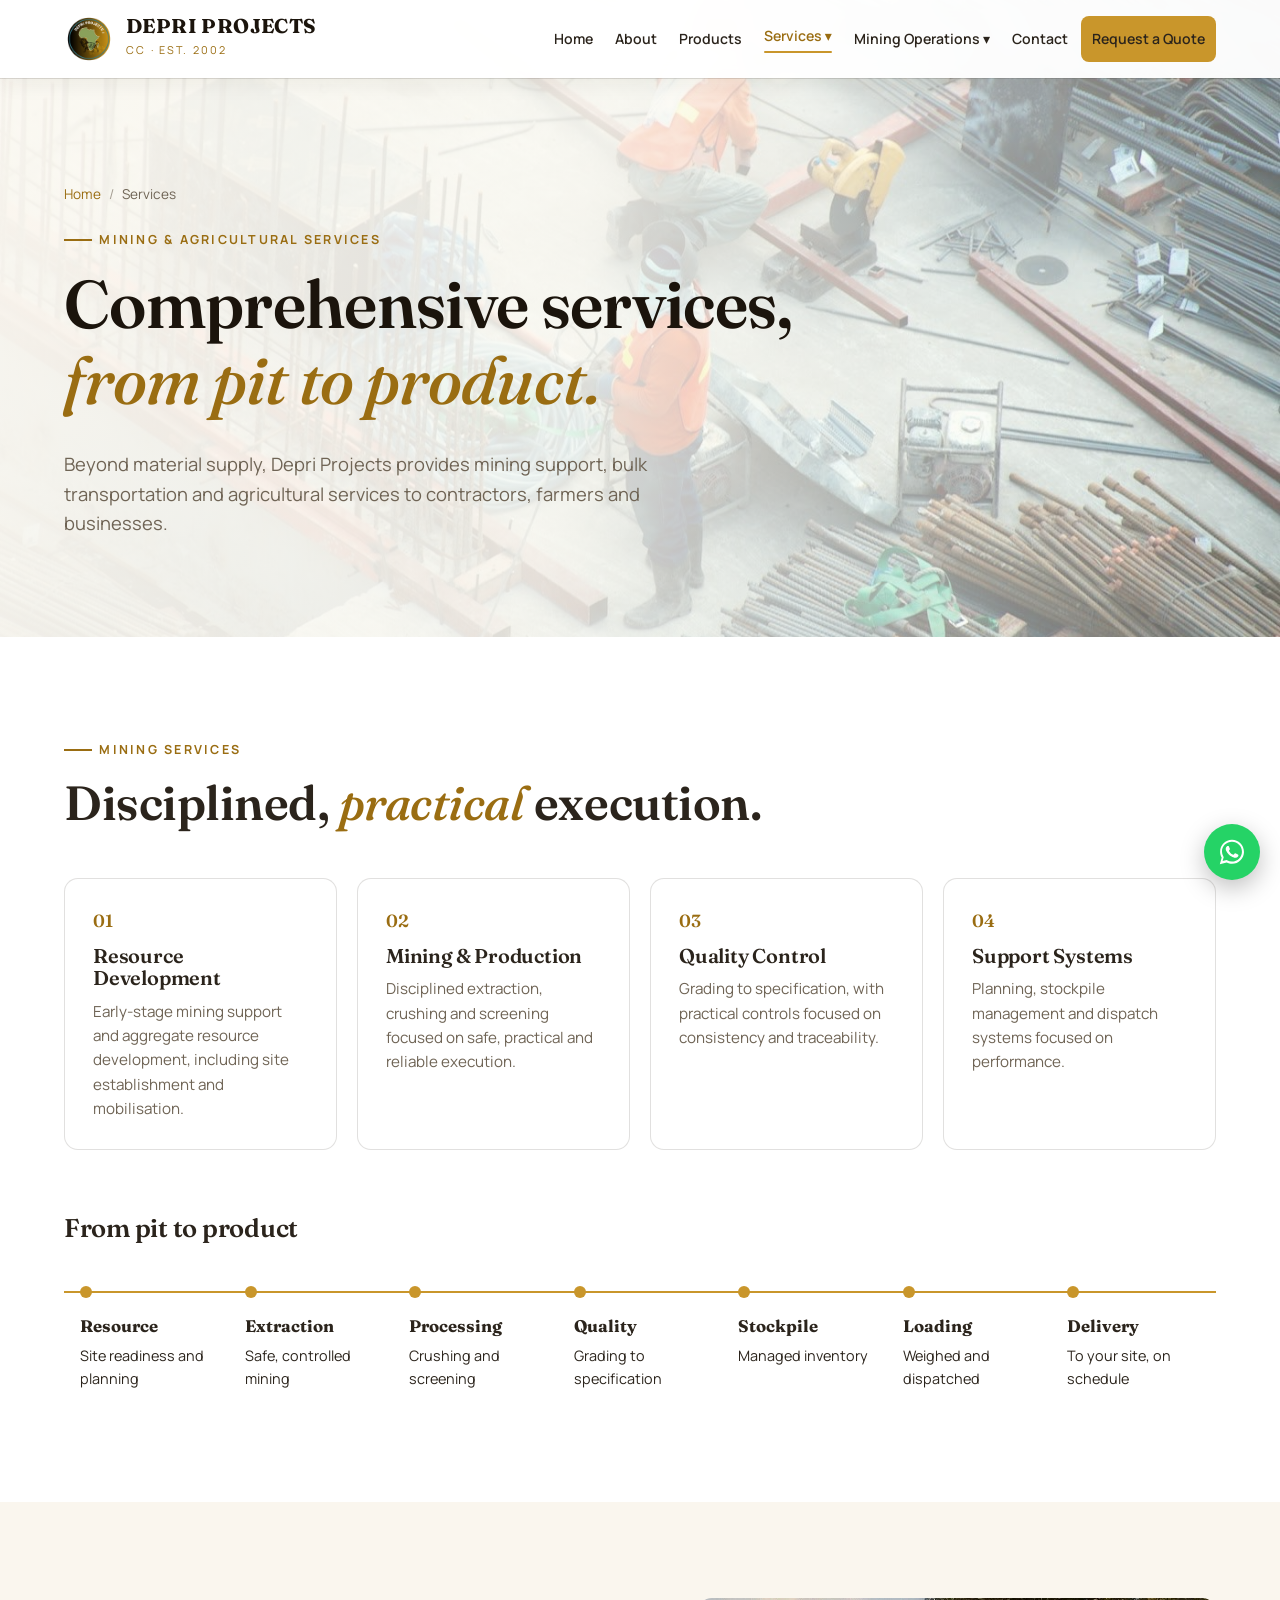
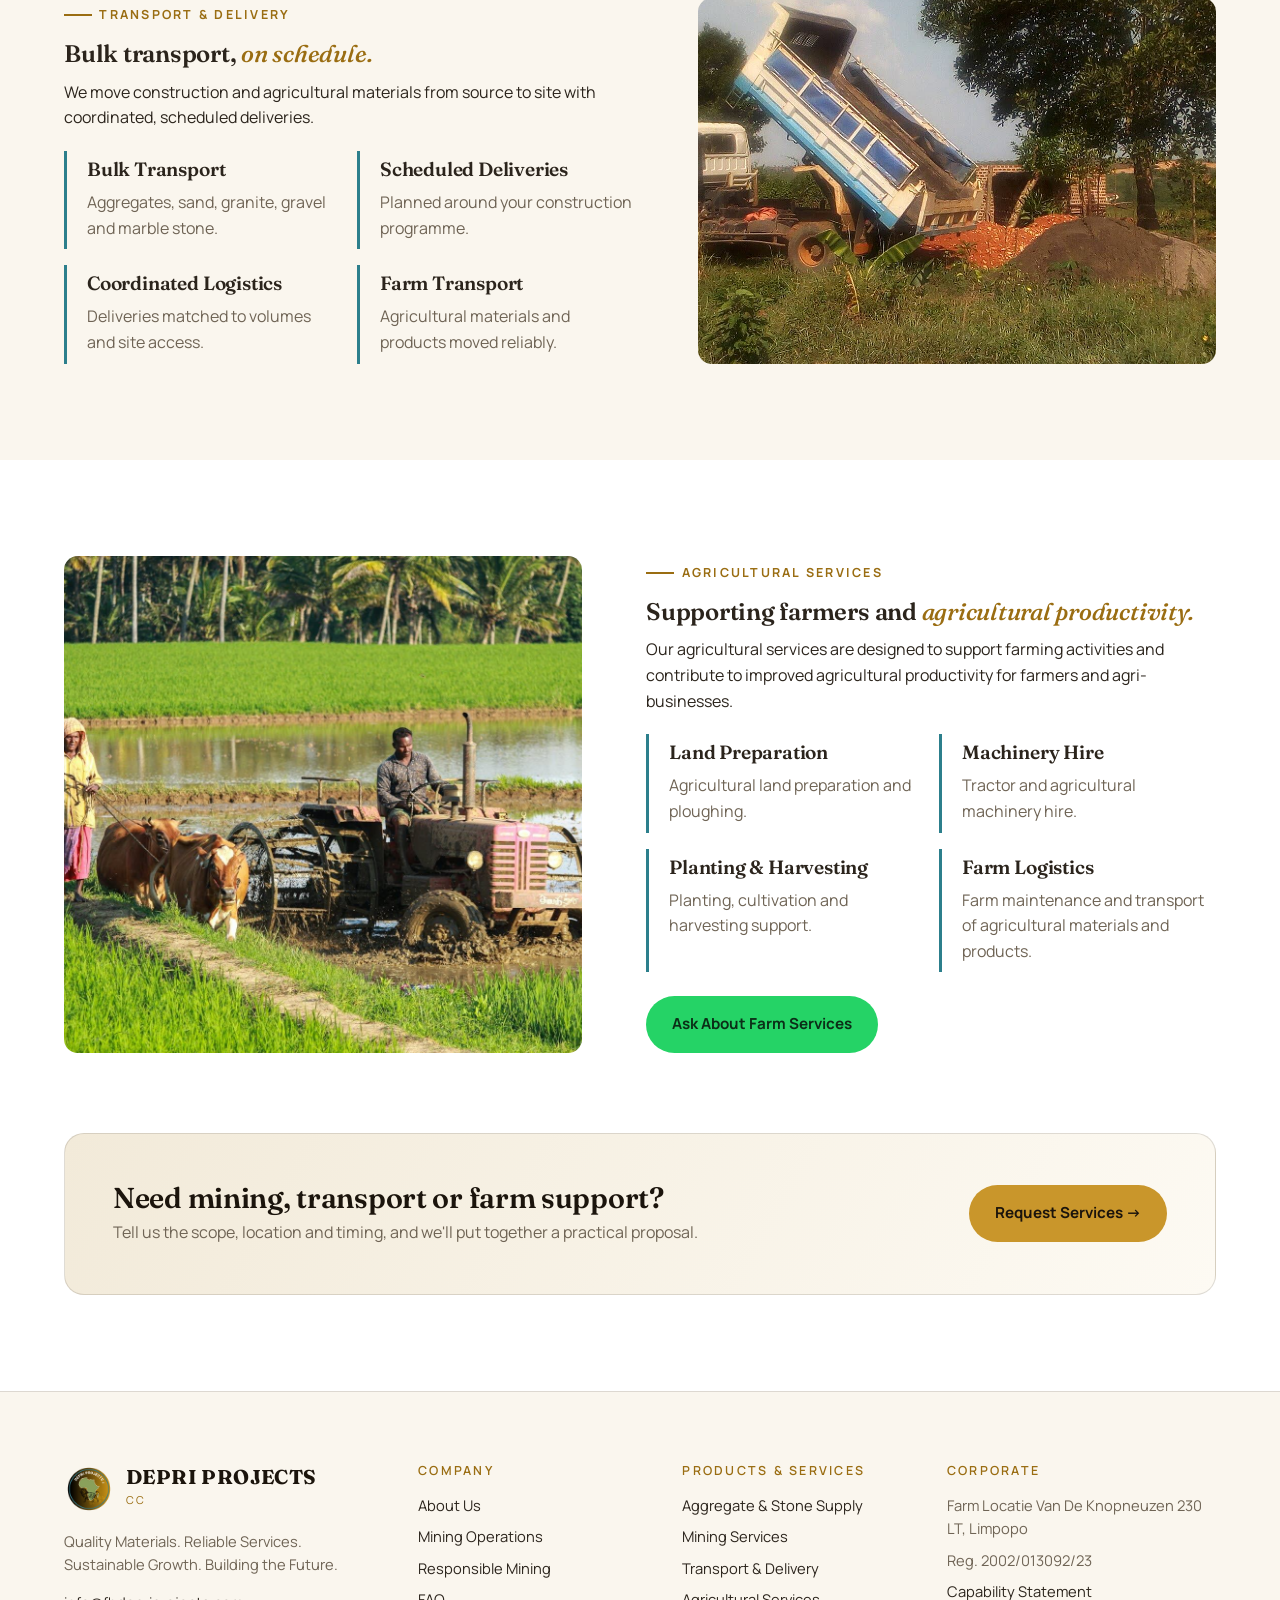
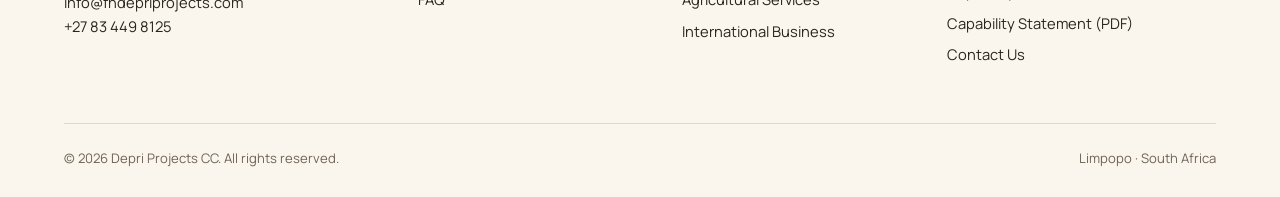
<file: services.html>
<!doctype html>
<html lang="en">
<head>
<meta charset="utf-8">
<script>if(location.hostname.endsWith("github.io"))location.replace("https://fhdepriprojects.com"+location.pathname.replace("/depri-projects-website","")+location.search+location.hash)</script>
<meta name="viewport" content="width=device-width,initial-scale=1">
<title>Mining, Transport &amp; Agricultural Services | Depri Projects CC</title>
<meta name="description" content="Mining support, crushing and screening, bulk transport and delivery, plus land preparation, tractor hire and farm logistics from Depri Projects CC.">
<link rel="canonical" href="https://fhdepriprojects.com/services.html">
<meta name="theme-color" content="#ffffff">
<meta property="og:type" content="website">
<meta property="og:site_name" content="Depri Projects CC">
<meta property="og:title" content="Mining, Transport &amp; Agricultural Services | Depri Projects CC">
<meta property="og:description" content="Mining support, crushing and screening, bulk transport and delivery, plus land preparation, tractor hire and farm logistics from Depri Projects CC.">
<meta property="og:url" content="https://fhdepriprojects.com/services.html">
<meta property="og:image" content="https://fhdepriprojects.com/assets/img/og-image.jpg">
<meta property="og:image:width" content="1200">
<meta property="og:image:height" content="630">
<meta name="twitter:card" content="summary_large_image">
<link rel="icon" href="assets/img/favicon.png">
<link rel="apple-touch-icon" href="assets/img/apple-touch-icon.png">
<link rel="preconnect" href="https://fonts.googleapis.com">
<link rel="preconnect" href="https://fonts.gstatic.com" crossorigin>
<link href="https://fonts.googleapis.com/css2?family=Fraunces:ital,opsz,wght@0,9..144,500;0,9..144,600;1,9..144,500&family=Manrope:wght@400;600;700&display=swap" rel="stylesheet">
<link rel="stylesheet" href="assets/css/style.css?v=20261024c">
</head>
<body>

<a class="skip" href="#main">Skip to content</a>
<header class="site-header" id="top">
  <div class="wrap nav">
    <a class="brand" href="index.html" aria-label="Depri Projects home">
      <img src="assets/img/logo-sm.png" alt="Depri Projects CC logo" width="50" height="50">
      <span><strong>DEPRI PROJECTS</strong><small>CC · Est. 2002</small></span>
    </a>
    <button class="burger" aria-label="Open menu" aria-expanded="false" aria-controls="menu">☰</button>
    <ul class="menu" id="menu">
      <li><a href="index.html">Home</a></li>
      <li><a href="about.html">About</a></li>
      <li><a href="products.html">Products</a></li>
      <li class="has-sub"><a href="services.html" aria-current="page">Services ▾</a><ul class="sub"><li><a href="services.html#mining">Mining Services</a></li><li><a href="services.html#transport">Transport &amp; Delivery</a></li><li><a href="services.html#agriculture">Agricultural Services</a></li></ul></li>
      <li class="has-sub"><a href="operations.html">Mining Operations ▾</a><ul class="sub"><li><a href="operations.html#limpopo">Limpopo Aggregate Project</a></li><li><a href="operations.html#responsible">Responsible Mining</a></li><li><a href="operations.html#international">International Business</a></li></ul></li>
      <li><a href="contact.html">Contact</a></li>
      <li><a href="contact.html?route=Aggregate%20%26%20stone%20supply#enquiry" class="btn btn-gold nav-cta">Request a Quote</a></li>
    </ul>
  </div>
</header>

<main id="main">
<section class="page-hero">
  <img class="bg" src="assets/img/construction-site.jpg" alt="">
  <div class="wrap">
    <ol class="crumbs"><li><a href="index.html">Home</a></li><li>Services</li></ol>
    <span class="eyebrow">Mining &amp; Agricultural Services</span>
    <h1>Comprehensive services, <em>from pit to product.</em></h1>
    <p class="lead">Beyond material supply, Depri Projects provides mining support, bulk transportation and agricultural services to contractors, farmers and businesses.</p>
  </div>
</section>

<section class="section" id="mining">
  <div class="wrap">
    <div class="section-head reveal">
      <span class="eyebrow">Mining Services</span>
      <h2>Disciplined, <em>practical</em> execution.</h2>
    </div>
    <div class="grid-4">
      <div class="card reveal"><span class="num">01</span><h3>Resource Development</h3><p>Early-stage mining support and aggregate resource development, including site establishment and mobilisation.</p></div>
      <div class="card reveal"><span class="num">02</span><h3>Mining &amp; Production</h3><p>Disciplined extraction, crushing and screening focused on safe, practical and reliable execution.</p></div>
      <div class="card reveal"><span class="num">03</span><h3>Quality Control</h3><p>Grading to specification, with practical controls focused on consistency and traceability.</p></div>
      <div class="card reveal"><span class="num">04</span><h3>Support Systems</h3><p>Planning, stockpile management and dispatch systems focused on performance.</p></div>
    </div>
    <h3 class="reveal" style="margin-top:64px;font-size:1.6rem">From pit to product</h3>
    <ul class="flow reveal">
      <li><b>Resource</b>Site readiness and planning</li>
      <li><b>Extraction</b>Safe, controlled mining</li>
      <li><b>Processing</b>Crushing and screening</li>
      <li><b>Quality</b>Grading to specification</li>
      <li><b>Stockpile</b>Managed inventory</li>
      <li><b>Loading</b>Weighed and dispatched</li>
      <li><b>Delivery</b>To your site, on schedule</li>
    </ul>
  </div>
</section>

<section class="section alt" id="transport">
  <div class="wrap split">
    <div class="reveal">
      <span class="eyebrow">Transport &amp; Delivery</span>
      <h2>Bulk transport, <em>on schedule.</em></h2>
      <p>We move construction and agricultural materials from source to site with coordinated, scheduled deliveries.</p>
      <div class="grid-2" style="gap:16px;margin-top:20px">
        <div class="pillar"><h3>Bulk Transport</h3><p>Aggregates, sand, granite, gravel and marble stone.</p></div>
        <div class="pillar"><h3>Scheduled Deliveries</h3><p>Planned around your construction programme.</p></div>
        <div class="pillar"><h3>Coordinated Logistics</h3><p>Deliveries matched to volumes and site access.</p></div>
        <div class="pillar"><h3>Farm Transport</h3><p>Agricultural materials and products moved reliably.</p></div>
      </div>
    </div>
    <img class="reveal" src="assets/img/delivery-tipper.jpg" alt="Tipper truck delivering bulk material" loading="lazy">
  </div>
</section>

<section class="section" id="agriculture">
  <div class="wrap">
    <div class="split rev">
      <img class="reveal" src="assets/img/agri-farmer.jpg" alt="Farmer operating a tractor in a field" loading="lazy">
      <div class="reveal">
        <span class="eyebrow">Agricultural Services</span>
        <h2>Supporting farmers and <em>agricultural productivity.</em></h2>
        <p>Our agricultural services are designed to support farming activities and contribute to improved agricultural productivity for farmers and agri-businesses.</p>
        <div class="grid-2" style="gap:16px;margin-top:20px">
          <div class="pillar"><h3>Land Preparation</h3><p>Agricultural land preparation and ploughing.</p></div>
          <div class="pillar"><h3>Machinery Hire</h3><p>Tractor and agricultural machinery hire.</p></div>
          <div class="pillar"><h3>Planting &amp; Harvesting</h3><p>Planting, cultivation and harvesting support.</p></div>
          <div class="pillar"><h3>Farm Logistics</h3><p>Farm maintenance and transport of agricultural materials and products.</p></div>
        </div>
        <a href="https://wa.me/27834498125?text=Hello%20Depri%20Projects%2C%20I%27d%20like%20a%20quote%20for%20agricultural%20services" class="btn btn-wa" target="_blank" rel="noopener" style="margin-top:24px">Ask About Farm Services</a>
      </div>
    </div>
    <div style="margin-top:80px">
      <div class="cta-band reveal">
      <div><h3>Need mining, transport or farm support?</h3><p>Tell us the scope, location and timing, and we'll put together a practical proposal.</p></div>
      <a href="contact.html?route=Mining%20%26%20agricultural%20services#enquiry" class="btn btn-gold">Request Services →</a>
    </div>
    </div>
  </div>
</section>
</main>

<footer class="site-footer">
  <div class="wrap">
    <div class="foot-grid">
      <div>
        <a class="brand" href="index.html"><img src="assets/img/logo-sm.png" alt="" width="50" height="50"><span><strong>DEPRI PROJECTS</strong><small>CC</small></span></a>
        <p style="margin-top:16px">Quality Materials. Reliable Services. Sustainable Growth. Building the Future.</p>
        <p><a href="mailto:info@fhdepriprojects.com">info@fhdepriprojects.com</a><br><a href="tel:+27834498125">+27 83 449 8125</a></p>
      </div>
      <div><h4>Company</h4><ul><li><a href="about.html">About Us</a></li><li><a href="operations.html">Mining Operations</a></li><li><a href="operations.html#responsible">Responsible Mining</a></li><li><a href="contact.html#faq">FAQ</a></li></ul></div>
      <div><h4>Products &amp; Services</h4><ul><li><a href="products.html">Aggregate &amp; Stone Supply</a></li><li><a href="services.html#mining">Mining Services</a></li><li><a href="services.html#transport">Transport &amp; Delivery</a></li><li><a href="services.html#agriculture">Agricultural Services</a></li><li><a href="operations.html#international">International Business</a></li></ul></div>
      <div><h4>Corporate</h4><ul><li>Farm Locatie Van De Knopneuzen 230 LT, Limpopo</li><li>Reg. 2002/013092/23</li><li><a href="capability-statement.html">Capability Statement</a></li><li><a href="assets/docs/Depri_Projects_Capability_Statement.pdf">Capability Statement (PDF)</a></li><li><a href="contact.html">Contact Us</a></li></ul></div>
    </div>
    <div class="foot-bottom">
      <span>© <span id="yr">2026</span> Depri Projects CC. All rights reserved.</span>
      <span>Limpopo · South Africa</span>
    </div>
  </div>
</footer>

<a class="wa-float" href="https://wa.me/27834498125?text=Hello%20Depri%20Projects%2C%20I%27d%20like%20a%20quote%20for%20materials" target="_blank" rel="noopener" aria-label="Chat with Depri Projects on WhatsApp"><svg viewBox="0 0 32 32" aria-hidden="true"><path d="M16 3C9 3 3.3 8.6 3.3 15.6c0 2.2.6 4.4 1.7 6.3L3 29l7.3-1.9c1.8 1 3.8 1.5 5.8 1.5 7 0 12.7-5.7 12.7-12.6C28.7 8.6 23 3 16 3zm0 23.1c-1.9 0-3.7-.5-5.3-1.4l-.4-.2-4.3 1.1 1.2-4.2-.3-.4a10.4 10.4 0 0 1-1.6-5.5C5.3 9.8 10.1 5.1 16 5.1s10.6 4.7 10.6 10.5S21.9 26.1 16 26.1zm5.8-7.8c-.3-.2-1.9-.9-2.2-1-.3-.1-.5-.2-.7.2-.2.3-.8 1-1 1.2-.2.2-.4.2-.7.1-.3-.2-1.4-.5-2.6-1.6-1-.9-1.6-1.9-1.8-2.2-.2-.3 0-.5.1-.7l.5-.6.3-.5c.1-.2 0-.4 0-.6l-1-2.4c-.3-.6-.5-.5-.7-.5h-.6c-.2 0-.6.1-.9.4-.3.3-1.2 1.1-1.2 2.8s1.2 3.2 1.4 3.4c.2.2 2.4 3.6 5.7 5 .8.3 1.4.5 1.9.7.8.3 1.5.2 2.1.1.6-.1 1.9-.8 2.2-1.5.3-.7.3-1.4.2-1.5-.1-.2-.3-.3-.6-.4z"/></svg></a>
<button class="to-top" type="button" aria-label="Back to top">↑</button>
<script src="assets/js/main.js?v=20261024c"></script>
</body>
</html>
</file>
<file: assets/css/style.css>
/* Depri Projects CC — site styles */
:root{
  --ink:#1b140c;          /* deep earth */
  --ink-2:#2a1f13;
  --brown:#5a3e12;        /* letterhead brown */
  --gold:#c9962b;         /* logo gold */
  --gold-2:#e2b75a;
  --teal:#2c7f8c;         /* logo ring */
  --green:#7e9c58;        /* logo Africa */
  --sand:#f6f0e4;
  --sand-2:#ece2cf;
  --paper:#fffdf8;
  --text:#2b241c;
  --muted:#6f6455;
  --line:rgba(43,36,28,.14);
  --line-dark:rgba(255,255,255,.14);
  --radius:14px;
  --max:1200px;
  --serif:"Fraunces",Georgia,serif;
  --sans:"Manrope",system-ui,-apple-system,"Segoe UI",sans-serif;
}
*{box-sizing:border-box}
html{scroll-behavior:smooth}
body{margin:0;font-family:var(--sans);color:var(--text);background:var(--paper);line-height:1.6;-webkit-font-smoothing:antialiased}
img{max-width:100%;display:block}
a{color:inherit}
h1,h2,h3,h4{font-family:var(--serif);font-weight:600;line-height:1.12;margin:0 0 .5em;letter-spacing:-.01em}
h1 em,h2 em,h3 em{font-style:italic;color:var(--gold);font-weight:500}
p{margin:0 0 1em}
.wrap{max-width:var(--max);margin:0 auto;padding:0 24px}
.eyebrow{display:inline-flex;gap:.6em;align-items:center;font-size:.78rem;font-weight:700;letter-spacing:.18em;text-transform:uppercase;color:var(--gold);margin-bottom:1rem}
.eyebrow::before{content:"";width:28px;height:2px;background:currentColor}
.lead{font-size:1.15rem;color:var(--muted);max-width:62ch}
.section{padding:96px 0}
.section.alt{background:var(--sand)}
.section.dark{background:var(--ink);color:#efe7d8}
.section.dark .lead{color:#c8bba5}
.section-head{max-width:760px;margin-bottom:48px}
.section-head h2{font-size:clamp(2rem,4vw,3rem)}

/* buttons */
.btn{display:inline-flex;align-items:center;gap:.5em;padding:14px 24px;border-radius:999px;font-weight:700;font-size:.95rem;text-decoration:none;border:2px solid transparent;transition:.2s;cursor:pointer;font-family:var(--sans)}
.btn-gold{background:var(--gold);color:var(--ink)}
.btn-gold:hover{background:var(--gold-2)}
.btn-ghost{border-color:rgba(255,255,255,.5);color:#fff}
.btn-ghost:hover{background:rgba(255,255,255,.1)}
.btn-dark{background:var(--ink);color:#fff}
.btn-dark:hover{background:var(--brown)}
.text-link{font-weight:700;color:var(--gold);text-decoration:none;border-bottom:1px solid currentColor}

/* header */
.site-header{position:fixed;inset:0 0 auto;z-index:50;transition:.25s;background:linear-gradient(rgba(27,20,12,.75),rgba(27,20,12,0))}
.site-header.scrolled{background:rgba(27,20,12,.96);box-shadow:0 4px 24px rgba(0,0,0,.25)}
.nav{display:flex;align-items:center;justify-content:space-between;height:78px;gap:20px}
.brand{display:flex;align-items:center;gap:12px;text-decoration:none;color:#fff}
.brand img{width:50px;height:50px}
.brand strong{font-family:var(--serif);font-size:1.25rem;letter-spacing:.02em;display:block;line-height:1}
.brand small{font-size:.68rem;letter-spacing:.2em;color:var(--gold-2);text-transform:uppercase}
.menu{display:flex;align-items:center;gap:4px;list-style:none;margin:0;padding:0}
.menu a{color:#efe7d8;text-decoration:none;font-size:.88rem;font-weight:600;padding:10px 9px;white-space:nowrap;border-radius:8px;display:block}
.menu a:hover{color:var(--gold-2)}
.menu .has-sub{position:relative}
.menu .sub{position:absolute;top:100%;left:0;min-width:240px;background:var(--ink);border:1px solid var(--line-dark);border-radius:12px;padding:8px;list-style:none;margin:0;opacity:0;visibility:hidden;transform:translateY(6px);transition:.2s}
.menu .has-sub:hover .sub,.menu .has-sub:focus-within .sub{opacity:1;visibility:visible;transform:none}
.nav-cta{padding:10px 18px;font-size:.85rem}
.burger{display:none;background:none;border:0;color:#fff;font-size:1.6rem;cursor:pointer}

/* hero */
.hero{position:relative;min-height:100vh;display:flex;align-items:flex-end;color:#fff;background:#120d07}
.hero::before{content:"";position:absolute;inset:0;background:url(../img/ops-haul-truck.jpg) center/cover no-repeat;filter:saturate(.85)}
.hero::after{content:"";position:absolute;inset:0;background:linear-gradient(100deg,rgba(18,13,7,.92) 0%,rgba(18,13,7,.7) 45%,rgba(18,13,7,.25) 100%)}
.hero .wrap{position:relative;z-index:1;padding-top:140px;padding-bottom:80px;width:100%}
.hero h1{font-size:clamp(2.6rem,6.5vw,5.2rem);max-width:15ch}
.hero .lead{color:#e3d8c4;font-size:1.2rem}
.hero-actions{display:flex;flex-wrap:wrap;gap:12px;margin:28px 0 20px}
.hero-meta{display:flex;flex-wrap:wrap;gap:28px;margin-top:40px;padding-top:24px;border-top:1px solid var(--line-dark);font-size:.85rem;color:#c8bba5}
.hero-meta b{color:#fff;display:block;font-size:1rem}
.slogan{font-family:var(--serif);font-style:italic;color:var(--gold-2);font-size:1.1rem}

/* two sides */
.routes{display:grid;grid-template-columns:repeat(2,1fr);gap:24px}
.route{position:relative;border-radius:var(--radius);overflow:hidden;min-height:380px;display:flex;align-items:flex-end;color:#fff;text-decoration:none}
.route img{position:absolute;inset:0;width:100%;height:100%;object-fit:cover;transition:transform .6s}
.route:hover img{transform:scale(1.05)}
.route::after{content:"";position:absolute;inset:0;background:linear-gradient(transparent 20%,rgba(18,13,7,.9))}
.route div{position:relative;z-index:1;padding:32px}
.route h3{font-size:1.8rem}
.route span{color:var(--gold-2);font-weight:700}
.tags{display:flex;flex-wrap:wrap;gap:10px;margin-top:32px}
.tag{padding:8px 16px;border:1px solid var(--line);border-radius:999px;font-size:.85rem;font-weight:600;background:#fff}

/* about */
.split{display:grid;grid-template-columns:1.1fr 1fr;gap:64px;align-items:center}
.split.rev{grid-template-columns:1fr 1.1fr}
.split img{border-radius:var(--radius);width:100%;height:100%;max-height:560px;object-fit:cover}
.stats{display:grid;grid-template-columns:repeat(3,1fr);gap:16px;margin-top:32px}
.stat{border-top:2px solid var(--gold);padding-top:14px}
.stat b{font-family:var(--serif);font-size:1.5rem;display:block;color:var(--ink)}
.stat span{font-size:.85rem;color:var(--muted)}
.mv{display:grid;grid-template-columns:1fr 1fr;gap:24px;margin-top:48px}
.mv article{background:#fff;border:1px solid var(--line);border-radius:var(--radius);padding:32px}
.mv h3{font-size:1.4rem}

/* cards */
.grid-4{display:grid;grid-template-columns:repeat(4,1fr);gap:20px}
.grid-3{display:grid;grid-template-columns:repeat(3,1fr);gap:24px}
.grid-2{display:grid;grid-template-columns:repeat(2,1fr);gap:24px}
.card{background:#fff;border:1px solid var(--line);border-radius:var(--radius);padding:28px}
.dark .card{background:var(--ink-2);border-color:var(--line-dark)}
.card .num{font-family:var(--serif);color:var(--gold);font-size:1.1rem;font-weight:600;display:block;margin-bottom:10px}
.card h3{font-size:1.25rem}
.card p{color:var(--muted);font-size:.95rem;margin:0}
.dark .card p{color:#c8bba5}
.card ul{margin:12px 0 0;padding-left:18px;color:var(--muted);font-size:.92rem}
.dark .card ul{color:#c8bba5}
.card li{margin-bottom:4px}

/* products */
.product{background:#fff;border:1px solid var(--line);border-radius:var(--radius);overflow:hidden;display:flex;flex-direction:column}
.product img{height:220px;width:100%;object-fit:cover}
.product>div{padding:24px;display:flex;flex-direction:column;flex:1}
.product h3{font-size:1.35rem}
.product ul{margin:0;padding-left:18px;color:var(--muted);font-size:.92rem}

/* operations */
.ops-card{display:grid;grid-template-columns:1fr 1fr;border-radius:var(--radius);overflow:hidden;background:var(--ink-2);border:1px solid var(--line-dark)}
.ops-card img{width:100%;height:100%;object-fit:cover;min-height:380px}
.ops-card .body{padding:40px}
.kv{display:grid;grid-template-columns:auto 1fr;gap:10px 24px;margin:20px 0;font-size:.92rem}
.kv dt{color:var(--gold-2);font-weight:700;text-transform:uppercase;letter-spacing:.1em;font-size:.75rem;padding-top:3px}
.kv dd{margin:0;color:#efe7d8}
.flow{display:flex;gap:0;margin-top:48px;flex-wrap:wrap}
.flow li{flex:1;min-width:140px;list-style:none;position:relative;padding:20px 16px 0;border-top:2px solid var(--gold);font-size:.9rem}
.flow li::before{content:"";position:absolute;top:-7px;left:16px;width:12px;height:12px;border-radius:50%;background:var(--gold)}
.flow li b{display:block;font-family:var(--serif);font-size:1.05rem;margin-bottom:4px}
.flow{padding:0}

/* responsible */
.pillar{border-left:3px solid var(--teal);padding:8px 0 8px 20px}
.pillar h3{font-size:1.2rem}
.pillar p{color:var(--muted);margin:0}

/* international */
.intl{position:relative;color:#fff;background:#0f1a22}
.intl::before{content:"";position:absolute;inset:0;background:url(../img/intl-containers.jpg) center/cover no-repeat}
.intl::after{content:"";position:absolute;inset:0;background:linear-gradient(90deg,rgba(15,12,8,.94),rgba(15,12,8,.75) 55%,rgba(15,12,8,.45))}
.intl .wrap{position:relative;z-index:1}
.intl .lead{color:#e3d8c4}
.intl .card{background:rgba(27,20,12,.72);border-color:var(--line-dark);backdrop-filter:blur(6px)}
.intl .card p{color:#d6cab5}

/* readiness */
.ready{display:grid;grid-template-columns:repeat(4,1fr);gap:20px}
.ready div{background:#fff;border:1px solid var(--line);border-radius:var(--radius);padding:24px}
.ready b{display:block;font-family:var(--serif);font-size:1.1rem;margin-bottom:6px}
.ready span{font-size:.9rem;color:var(--muted)}

/* markets */
.markets{display:flex;flex-wrap:wrap;gap:10px}
.markets span{background:var(--ink);color:#efe7d8;padding:10px 18px;border-radius:999px;font-size:.9rem;font-weight:600}

/* team */
.team{display:grid;grid-template-columns:repeat(2,1fr);gap:24px;max-width:760px}
.person{display:flex;gap:18px;align-items:center;background:#fff;border:1px solid var(--line);border-radius:var(--radius);padding:24px}
.avatar{width:64px;height:64px;border-radius:50%;background:linear-gradient(135deg,var(--gold),var(--brown));color:#fff;display:grid;place-items:center;font-family:var(--serif);font-size:1.4rem;flex:none}
.person h3{font-size:1.2rem;margin:0}
.person span{color:var(--muted);font-size:.9rem}

/* faq */
.faq{max-width:860px}
.faq details{border-bottom:1px solid var(--line);padding:20px 0}
.faq summary{cursor:pointer;font-family:var(--serif);font-size:1.2rem;font-weight:600;list-style:none;display:flex;justify-content:space-between;gap:16px}
.faq summary::-webkit-details-marker{display:none}
.faq summary::after{content:"+";color:var(--gold);font-size:1.5rem;line-height:1}
.faq details[open] summary::after{content:"–"}
.faq details p{margin:12px 0 0;color:var(--muted)}

/* contact */
.contact-grid{display:grid;grid-template-columns:1fr 1.3fr;gap:56px}
.routes-list{display:grid;gap:12px;margin:24px 0}
.routes-list button{all:unset;cursor:pointer;display:block;padding:16px 20px;border:1px solid var(--line-dark);border-radius:12px;color:#efe7d8;transition:.2s}
.routes-list button:hover,.routes-list button.on{border-color:var(--gold);background:rgba(201,150,43,.12)}
.routes-list b{display:block;color:#fff}
.routes-list small{color:#c8bba5}
.contact-info{font-size:.95rem;color:#c8bba5}
.contact-info a{color:var(--gold-2);text-decoration:none}
form.enquiry{background:var(--paper);color:var(--text);border-radius:var(--radius);padding:36px;display:grid;grid-template-columns:1fr 1fr;gap:16px}
form.enquiry .full{grid-column:1/-1}
form.enquiry label{font-size:.8rem;font-weight:700;letter-spacing:.06em;text-transform:uppercase;color:var(--muted);display:block;margin-bottom:6px}
form.enquiry input,form.enquiry select,form.enquiry textarea{width:100%;padding:12px 14px;border:1px solid var(--line);border-radius:10px;font:inherit;background:#fff;color:var(--text)}
form.enquiry input:focus,form.enquiry select:focus,form.enquiry textarea:focus{outline:2px solid var(--gold);border-color:transparent}
form.enquiry textarea{min-height:130px;resize:vertical}
.steps{display:grid;gap:12px;margin-top:24px;counter-reset:s}
.steps li{list-style:none;counter-increment:s;display:flex;gap:14px;color:#c8bba5;font-size:.92rem}
.steps li::before{content:counter(s);flex:none;width:28px;height:28px;border-radius:50%;border:1px solid var(--gold);color:var(--gold);display:grid;place-items:center;font-weight:700;font-size:.8rem}
.steps{padding:0}

/* cta band */
.cta-band{background:linear-gradient(120deg,var(--brown),var(--ink));color:#fff;border-radius:20px;padding:48px;display:flex;justify-content:space-between;align-items:center;gap:32px;flex-wrap:wrap}
.cta-band h3{font-size:1.8rem;margin:0}
.cta-band p{color:#d6cab5;margin:6px 0 0}

/* footer */
.site-footer{background:#120d07;color:#c8bba5;padding:72px 0 28px;font-size:.92rem}
.foot-grid{display:grid;grid-template-columns:1.4fr 1fr 1fr 1.2fr;gap:40px}
.site-footer h4{font-family:var(--sans);font-size:.78rem;letter-spacing:.18em;text-transform:uppercase;color:var(--gold-2);margin-bottom:16px}
.site-footer ul{list-style:none;margin:0;padding:0;display:grid;gap:8px}
.site-footer a{color:#e3d8c4;text-decoration:none}
.site-footer a:hover{color:var(--gold-2)}
.foot-bottom{margin-top:56px;padding-top:24px;border-top:1px solid var(--line-dark);display:flex;justify-content:space-between;flex-wrap:wrap;gap:12px;font-size:.82rem}

/* reveal */
.reveal{opacity:0;transform:translateY(24px);transition:opacity .7s,transform .7s}
.reveal.in{opacity:1;transform:none}
@media (prefers-reduced-motion:reduce){.reveal{opacity:1;transform:none}html{scroll-behavior:auto}}

/* responsive */
@media (max-width:1180px){
  .menu{position:fixed;inset:78px 0 auto 0;background:var(--ink);flex-direction:column;align-items:stretch;padding:16px 24px 24px;display:none;max-height:calc(100vh - 78px);overflow:auto}
  .menu.open{display:flex}
  .menu .sub{position:static;opacity:1;visibility:visible;transform:none;border:0;background:none;padding:0 0 0 16px}
  .burger{display:block}
  .nav-cta{display:none}
  .grid-4,.ready{grid-template-columns:repeat(2,1fr)}
  .foot-grid{grid-template-columns:1fr 1fr}
}
@media (max-width:820px){
  .section{padding:72px 0}
  .routes,.split,.split.rev,.mv,.grid-3,.grid-2,.ops-card,.contact-grid,.team{grid-template-columns:1fr}
  .ops-card img{min-height:240px}
  .stats{grid-template-columns:1fr 1fr 1fr}
  form.enquiry{grid-template-columns:1fr;padding:24px}
}
@media (max-width:560px){
  .wrap{padding:0 16px}
  .grid-4,.ready,.foot-grid,.stats{grid-template-columns:1fr}
  .cta-band{padding:32px 24px}
  .brand small{display:none}
}

/* ===== v2: multi-page additions ===== */
.skip{position:absolute;left:-999px;top:8px;z-index:100;background:var(--gold);color:var(--ink);padding:10px 16px;border-radius:8px;font-weight:700}
.skip:focus{left:8px}
.menu a[aria-current="page"]{color:var(--gold-2)}
.menu a[aria-current="page"]::after{content:"";display:block;height:2px;background:var(--gold);margin-top:4px;border-radius:2px}
.menu .sub a[aria-current="page"]::after{display:none}
body.menu-open{overflow:hidden}

/* inner page hero */
.page-hero{position:relative;color:#fff;background:#120d07;padding:170px 0 80px;overflow:hidden}
.page-hero .bg{position:absolute;inset:0;width:100%;height:100%;object-fit:cover;filter:saturate(.85)}
.page-hero::after{content:"";position:absolute;inset:0;background:linear-gradient(100deg,rgba(18,13,7,.93) 0%,rgba(18,13,7,.72) 50%,rgba(18,13,7,.35) 100%)}
.page-hero .wrap{position:relative;z-index:1}
.page-hero h1{font-size:clamp(2.3rem,5.4vw,4.2rem);max-width:18ch}
.page-hero .lead{color:#e3d8c4}
.crumbs{display:flex;gap:8px;font-size:.85rem;color:#c8bba5;margin-bottom:18px;list-style:none;padding:0}
.crumbs a{color:var(--gold-2);text-decoration:none}
.crumbs li+li::before{content:"/";margin-right:8px;opacity:.6}

/* counters */
.counters{display:grid;grid-template-columns:repeat(4,1fr);gap:20px}
.counter{border-top:2px solid var(--gold);padding-top:16px}
.counter b{font-family:var(--serif);font-size:clamp(2rem,4vw,3rem);display:block;color:var(--ink);line-height:1.1}
.dark .counter b{color:#fff}
.counter span{color:var(--muted);font-size:.9rem}
.dark .counter span{color:#c8bba5}

/* why choose us */
.why{display:grid;grid-template-columns:repeat(3,1fr);gap:20px}
.why div{background:#fff;border:1px solid var(--line);border-radius:var(--radius);padding:28px;transition:transform .25s,box-shadow .25s}
.why div:hover{transform:translateY(-4px);box-shadow:0 14px 34px rgba(43,36,28,.1)}
.why svg{width:40px;height:40px;color:var(--gold);margin-bottom:14px}
.why h3{font-size:1.2rem}
.why p{color:var(--muted);font-size:.95rem;margin:0}

/* product teaser + cards */
.product{transition:transform .25s,box-shadow .25s}
.product:hover{transform:translateY(-4px);box-shadow:0 14px 34px rgba(43,36,28,.12)}
.product .more{display:inline-block;margin-top:auto;padding-top:16px;font-weight:700;color:var(--brown);text-decoration:none}
.product .more:hover{color:var(--gold)}
.product .uses{display:flex;flex-wrap:wrap;gap:6px;margin-top:14px}
.product .uses span{font-size:.75rem;font-weight:700;padding:4px 10px;border-radius:999px;background:var(--sand);color:var(--brown)}

/* filter chips */
.chips{display:flex;flex-wrap:wrap;gap:10px;margin-bottom:28px}
.chips button{font:inherit;font-weight:700;font-size:.88rem;padding:9px 18px;border-radius:999px;border:1px solid var(--line);background:#fff;color:var(--text);cursor:pointer;transition:.2s}
.chips button:hover{border-color:var(--gold)}
.chips button[aria-pressed="true"]{background:var(--ink);color:#fff;border-color:var(--ink)}
.product.hide{display:none}

/* application matrix */
.table-wrap{overflow-x:auto;border:1px solid var(--line);border-radius:var(--radius);background:#fff}
table.matrix{width:100%;border-collapse:collapse;font-size:.92rem;min-width:640px}
.matrix th,.matrix td{padding:14px 16px;text-align:center;border-bottom:1px solid var(--line)}
.matrix th:first-child,.matrix td:first-child{text-align:left;font-weight:700}
.matrix thead th{background:var(--ink);color:#efe7d8;font-weight:700;font-size:.8rem;letter-spacing:.06em;text-transform:uppercase}
.matrix tbody tr:hover{background:var(--sand)}
.matrix .y{color:var(--gold);font-size:1.1rem}
.matrix tr:last-child td{border-bottom:0}

/* map */
.map{border-radius:var(--radius);overflow:hidden;border:1px solid var(--line-dark);margin-top:24px;aspect-ratio:16/10;background:var(--ink-2)}
.map iframe{width:100%;height:100%;border:0;display:block}

/* contact quick actions */
.quick{display:flex;flex-wrap:wrap;gap:12px;margin-top:24px}
.btn-wa{background:#25d366;color:#0b2e17}
.btn-wa:hover{background:#3be07a}
.btn-line{border-color:var(--line-dark);color:#fff}
.btn-line:hover{border-color:var(--gold);color:var(--gold-2)}
.form-note{font-size:.8rem;color:var(--muted);margin:0}
.form-ok{grid-column:1/-1;background:#e9f5e1;border:1px solid #9cc483;color:#2c4a1c;padding:14px 16px;border-radius:10px;display:none}
.form-ok.show{display:block}

/* floating actions */
.wa-float{position:fixed;right:20px;bottom:20px;z-index:60;width:56px;height:56px;border-radius:50%;background:#25d366;display:grid;place-items:center;box-shadow:0 8px 24px rgba(0,0,0,.25);transition:transform .2s}
.wa-float:hover{transform:scale(1.08)}
.wa-float svg{width:30px;height:30px;fill:#fff}
.to-top{position:fixed;right:26px;bottom:88px;z-index:60;width:44px;height:44px;border-radius:50%;border:0;background:var(--ink);color:var(--gold-2);font-size:1.2rem;cursor:pointer;opacity:0;visibility:hidden;transform:translateY(10px);transition:.25s;box-shadow:0 6px 18px rgba(0,0,0,.2)}
.to-top.show{opacity:1;visibility:visible;transform:none}

/* 404 */
.nf{min-height:100vh;display:grid;place-items:center;text-align:center;background:var(--ink);color:#efe7d8;padding:120px 16px}
.nf b{font-family:var(--serif);font-size:clamp(5rem,16vw,10rem);color:var(--gold);line-height:1;display:block}

/* mobile menu polish */
@media (max-width:1180px){
  .menu{display:flex;transform:translateY(-12px);opacity:0;visibility:hidden;transition:.25s}
  .menu.open{transform:none;opacity:1;visibility:visible}
  .menu a{padding:12px 8px;font-size:1rem;border-bottom:1px solid var(--line-dark);border-radius:0}
  .menu a[aria-current="page"]::after{display:none}
  .menu .nav-cta{display:inline-flex;justify-content:center;margin-top:16px;border:0}
  .counters,.why{grid-template-columns:repeat(2,1fr)}
}
@media (max-width:560px){
  .counters,.why{grid-template-columns:1fr}
  .page-hero{padding:130px 0 56px}
  .wa-float{right:14px;bottom:14px}
  .to-top{right:20px;bottom:80px}
}
@media print{.site-header,.wa-float,.to-top,.site-footer{display:none}.page-hero{padding:24px 0}}

/* ===== v3: light cream/white theme ===== */
:root{
  --paper:#ffffff;
  --sand:#faf6ee;          /* soft cream */
  --sand-2:#f2ead9;
  --cream:#fdfaf3;
  --gold-text:#9a6d12;     /* darker gold, readable on light backgrounds */
  --line-dark:rgba(43,36,28,.14);
}
h1 em,h2 em,h3 em,.eyebrow,.text-link,.card .num,.faq summary::after,.matrix .y{color:var(--gold-text)}

/* header */
.site-header,.site-header.scrolled{background:rgba(255,255,255,.96);box-shadow:0 1px 0 var(--line),0 6px 20px rgba(43,36,28,.06);backdrop-filter:blur(8px)}
.brand{color:var(--ink)}
.brand small{color:var(--gold-text)}
.menu a{color:var(--text)}
.menu a:hover,.menu a[aria-current="page"]{color:var(--gold-text)}
.menu .sub{background:#fff;border-color:var(--line);box-shadow:0 12px 30px rgba(43,36,28,.1)}
.burger{color:var(--ink)}
@media (max-width:1180px){.menu{background:#fff}}

/* heroes: cream wash over photos, dark text */
.hero,.page-hero{color:var(--ink);background:var(--cream)}
.hero::after,.page-hero::after{background:linear-gradient(100deg,rgba(253,250,243,.97) 0%,rgba(253,250,243,.88) 45%,rgba(253,250,243,.35) 100%)}
.hero .lead,.page-hero .lead{color:var(--muted)}
.hero-meta{color:var(--muted)}
.hero-meta b{color:var(--ink)}
.slogan{color:var(--gold-text)}
.crumbs{color:var(--muted)}
.crumbs a{color:var(--gold-text)}
.btn-ghost,.btn-line{border-color:var(--ink);color:var(--ink)}
.btn-ghost:hover,.btn-line:hover{background:var(--ink);color:#fff}

/* former dark sections become cream */
.section.dark{background:var(--sand);color:var(--text)}
.section.dark .lead,.dark .card p,.dark .card ul,.dark .counter span{color:var(--muted)}
.dark .card{background:#fff;border-color:var(--line)}
.dark .counter b{color:var(--ink)}
.ops-card{background:#fff;border-color:var(--line)}
.kv dt{color:var(--gold-text)}
.kv dd{color:var(--text)}
.routes-list button{color:var(--text);background:#fff;border-color:var(--line)}
.routes-list b{color:var(--ink)}
.routes-list small,.contact-info,.steps li{color:var(--muted)}
.contact-info a{color:var(--gold-text)}
form.enquiry{border:1px solid var(--line);box-shadow:0 10px 30px rgba(43,36,28,.06)}
.map{background:var(--sand-2)}

/* international band */
.intl{color:var(--ink);background:var(--cream)}
.intl::after{background:linear-gradient(90deg,rgba(253,250,243,.97),rgba(253,250,243,.9) 55%,rgba(253,250,243,.6))}
.intl .lead{color:var(--muted)}
.intl .card{background:rgba(255,255,255,.85);border-color:var(--line)}
.intl .card p{color:var(--muted)}

/* chips, tables, bands */
.markets span{background:#fff;color:var(--text);border:1px solid var(--line)}
.matrix thead th{background:var(--sand-2);color:var(--ink)}
.cta-band{background:linear-gradient(120deg,var(--sand-2),var(--cream));color:var(--ink);border:1px solid var(--line)}
.cta-band p{color:var(--muted)}

/* footer */
.site-footer{background:var(--sand);color:var(--muted);border-top:1px solid var(--line)}
.site-footer h4{color:var(--gold-text)}
.site-footer a{color:var(--text)}
.site-footer a:hover{color:var(--gold-text)}
.site-footer .brand{color:var(--ink)}

/* misc */
.to-top{background:#fff;color:var(--gold-text);border:1px solid var(--line)}
.nf{background:var(--cream);color:var(--text)}
.nf p{color:var(--muted)!important}
.form-err{grid-column:1/-1;background:#fbebeb;border:1px solid #e3a3a3;color:#7a2020;padding:14px 16px;border-radius:10px;display:none}
.form-err.show{display:block}
.form-err a{color:inherit}
.hp{position:absolute;left:-9999px;width:1px;height:1px;opacity:0}
.split img.about-logo{object-fit:contain;width:100%;max-width:420px;height:auto;margin:0 auto;border-radius:0;filter:drop-shadow(0 18px 30px rgba(43,36,28,.18))}
</file>
